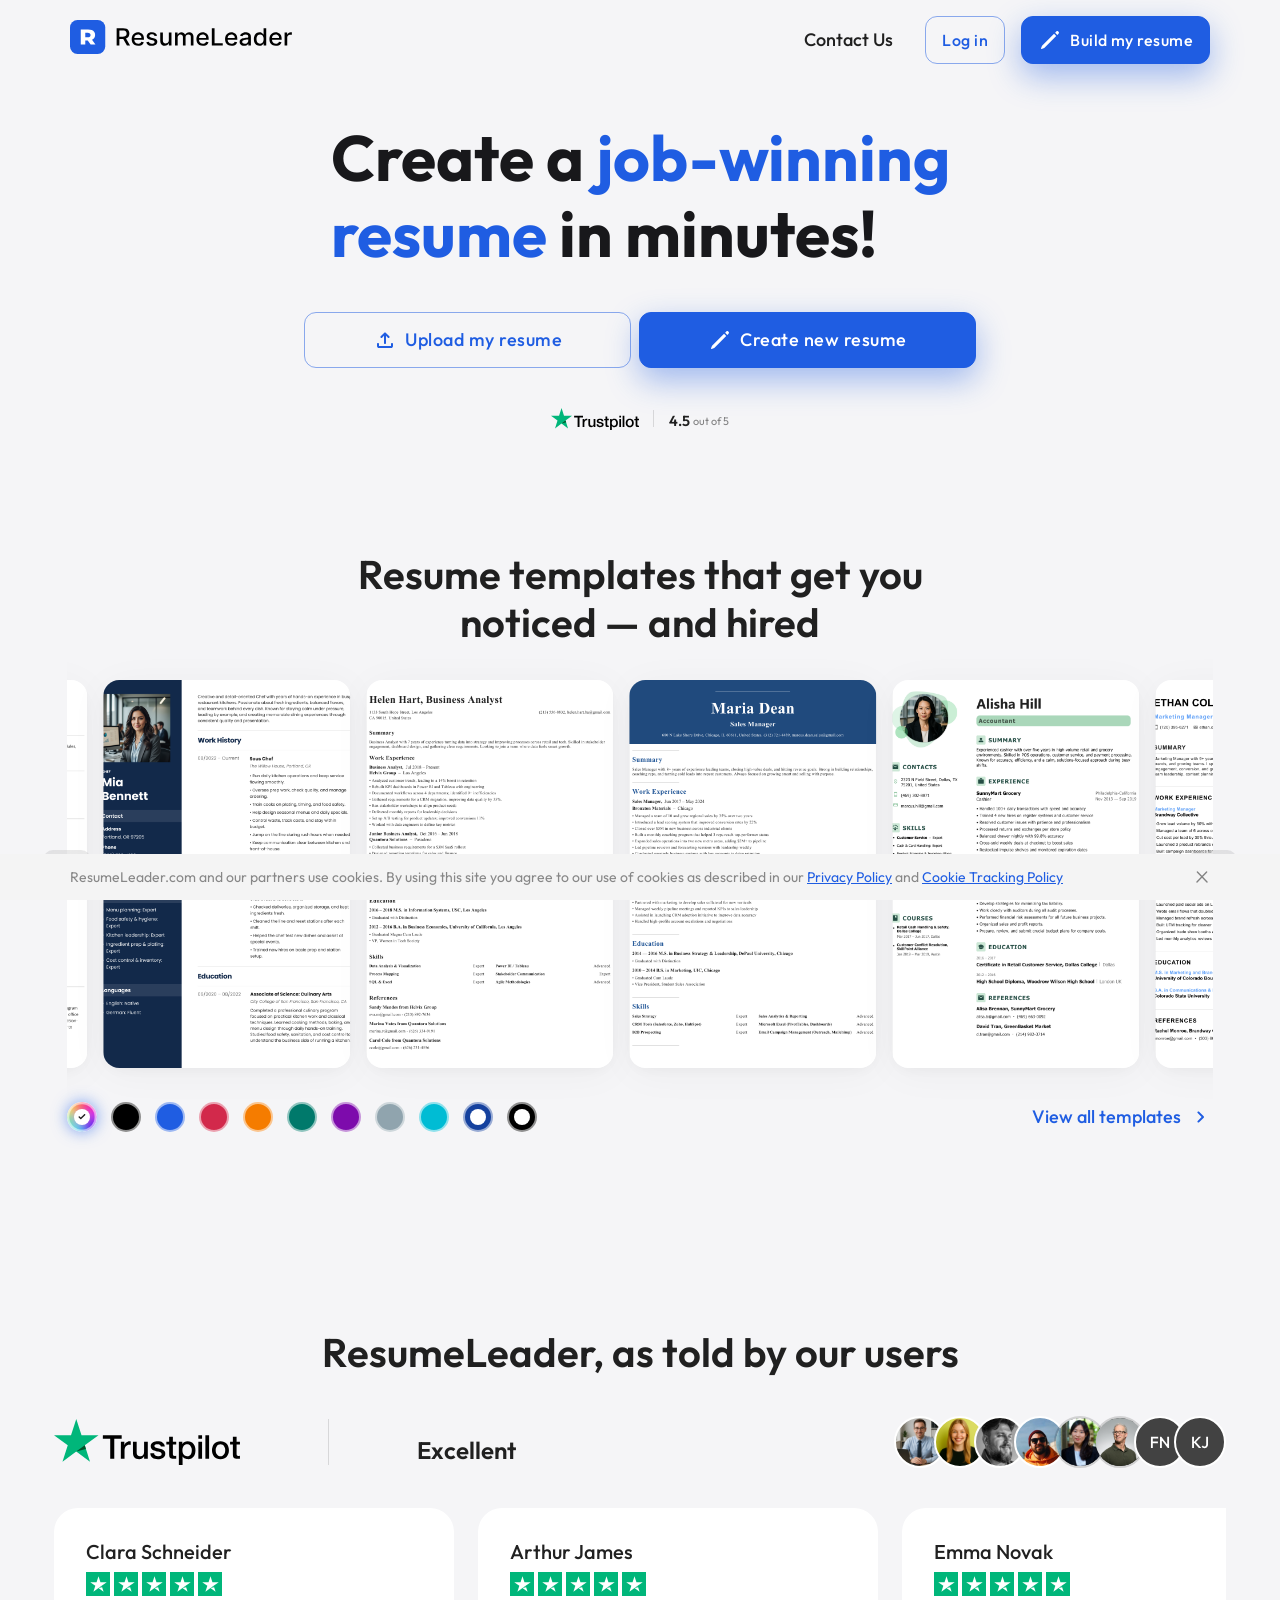
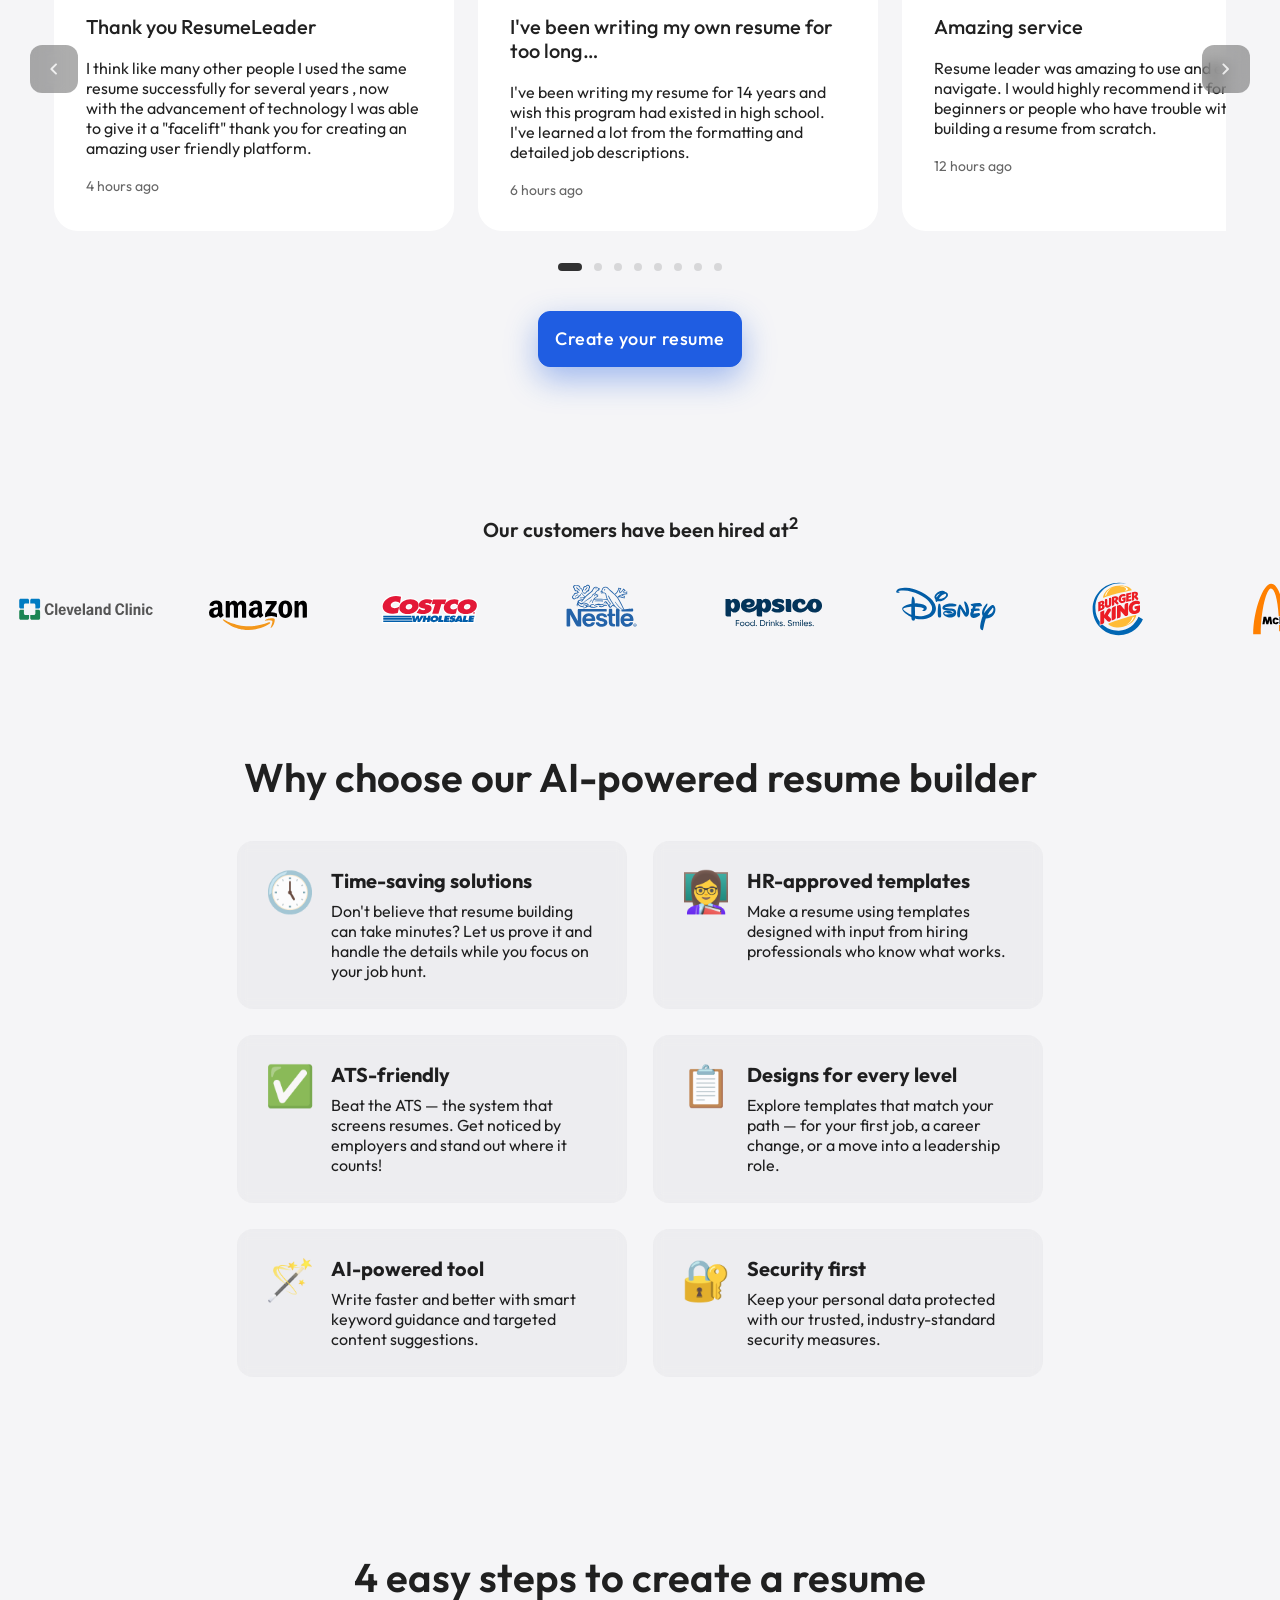
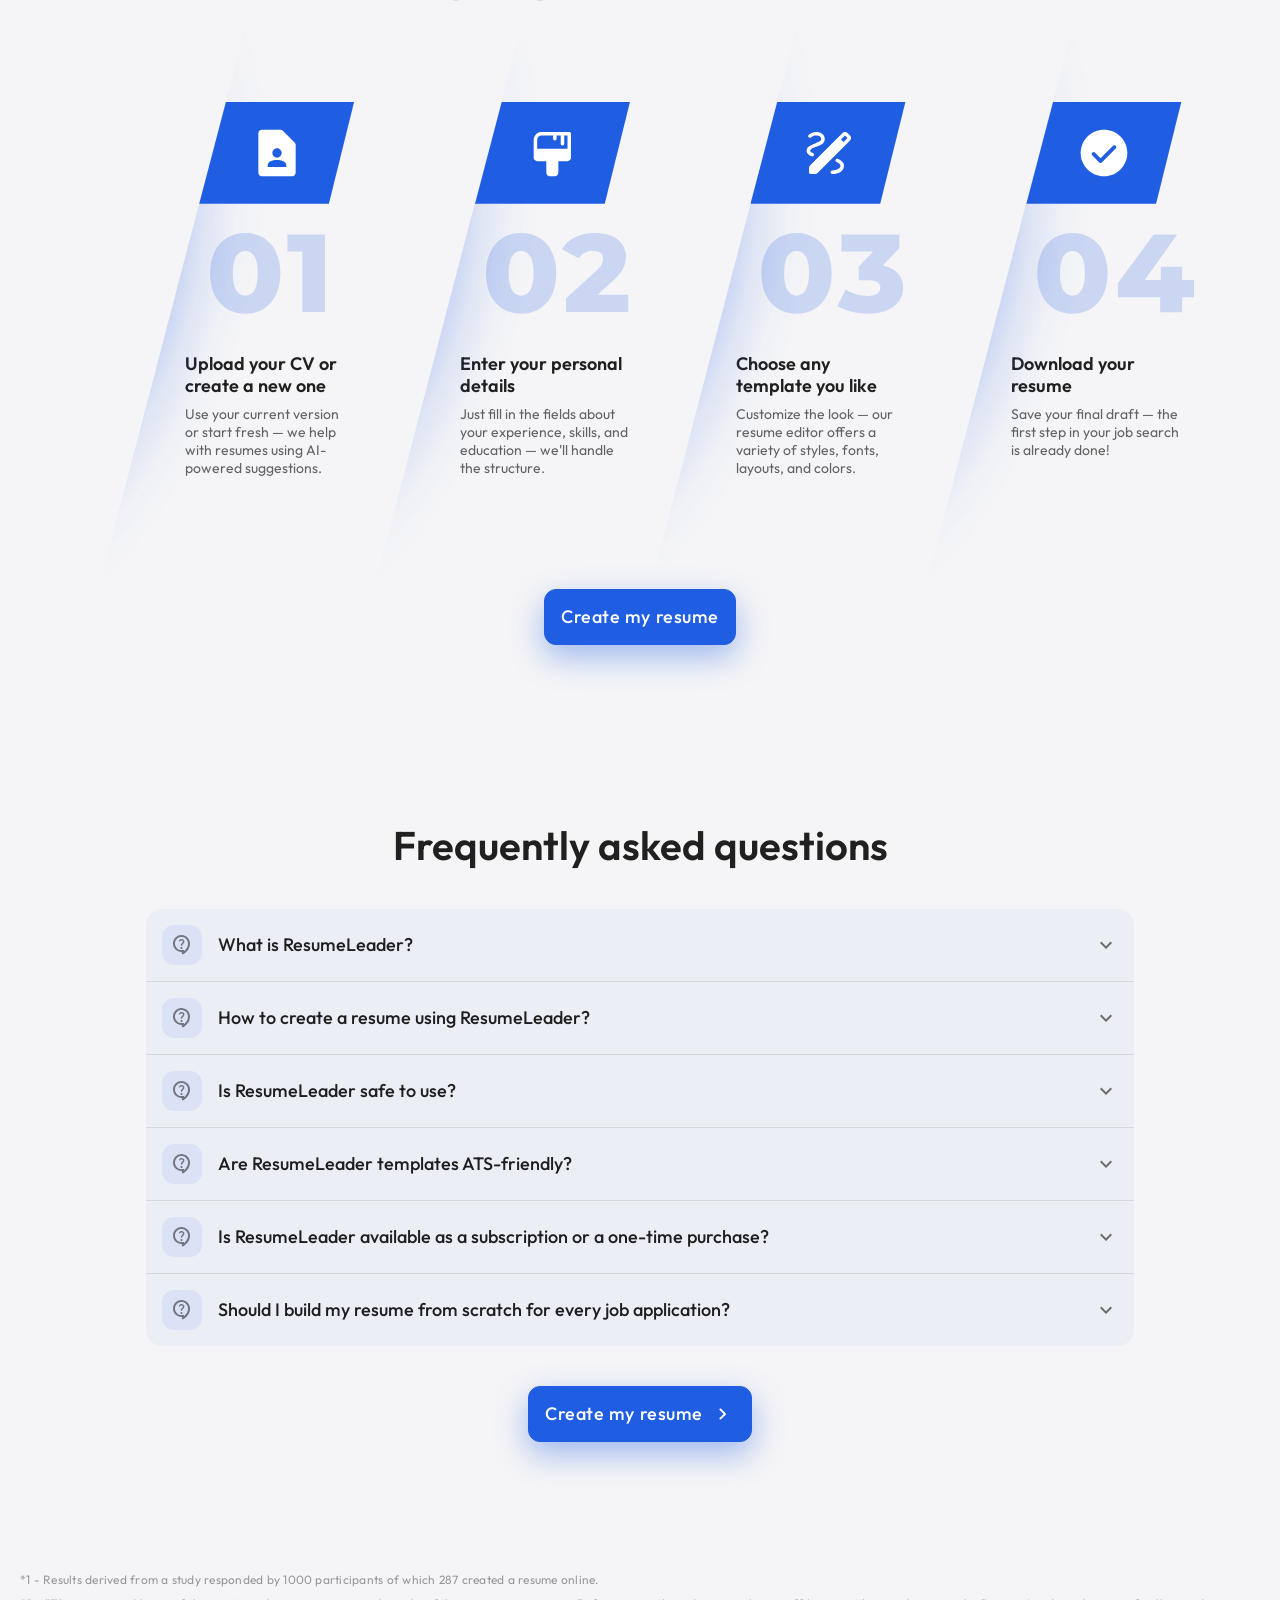
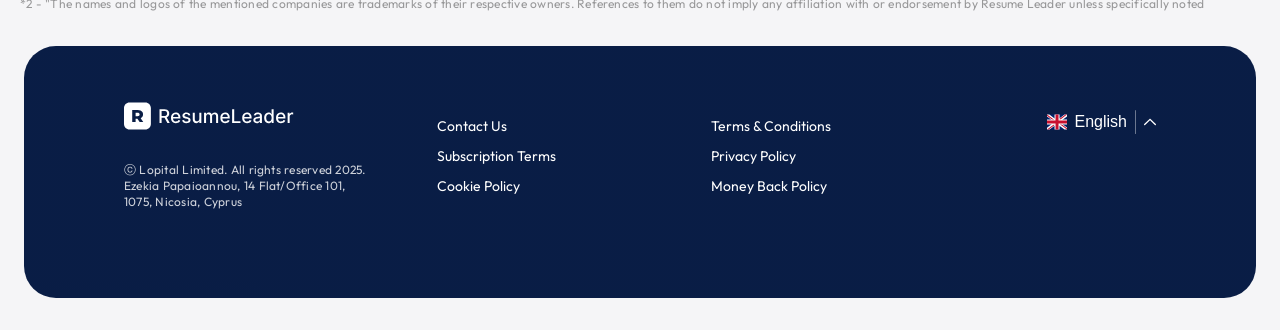
<file: index.html>
<!DOCTYPE html>
<html lang="en">
<head>
  <meta charset="utf-8" />
  <title>ResumeLeader</title>
  <meta http-equiv="refresh" content="0; url=site/index.html" />
  <link rel="canonical" href="site/index.html" />
</head>
<body>
  <p>Redirecting to <a href="site/index.html">ResumeLeader</a>…</p>
  <script>window.location.replace("site/index.html");</script>
</body>
</html>
</file>
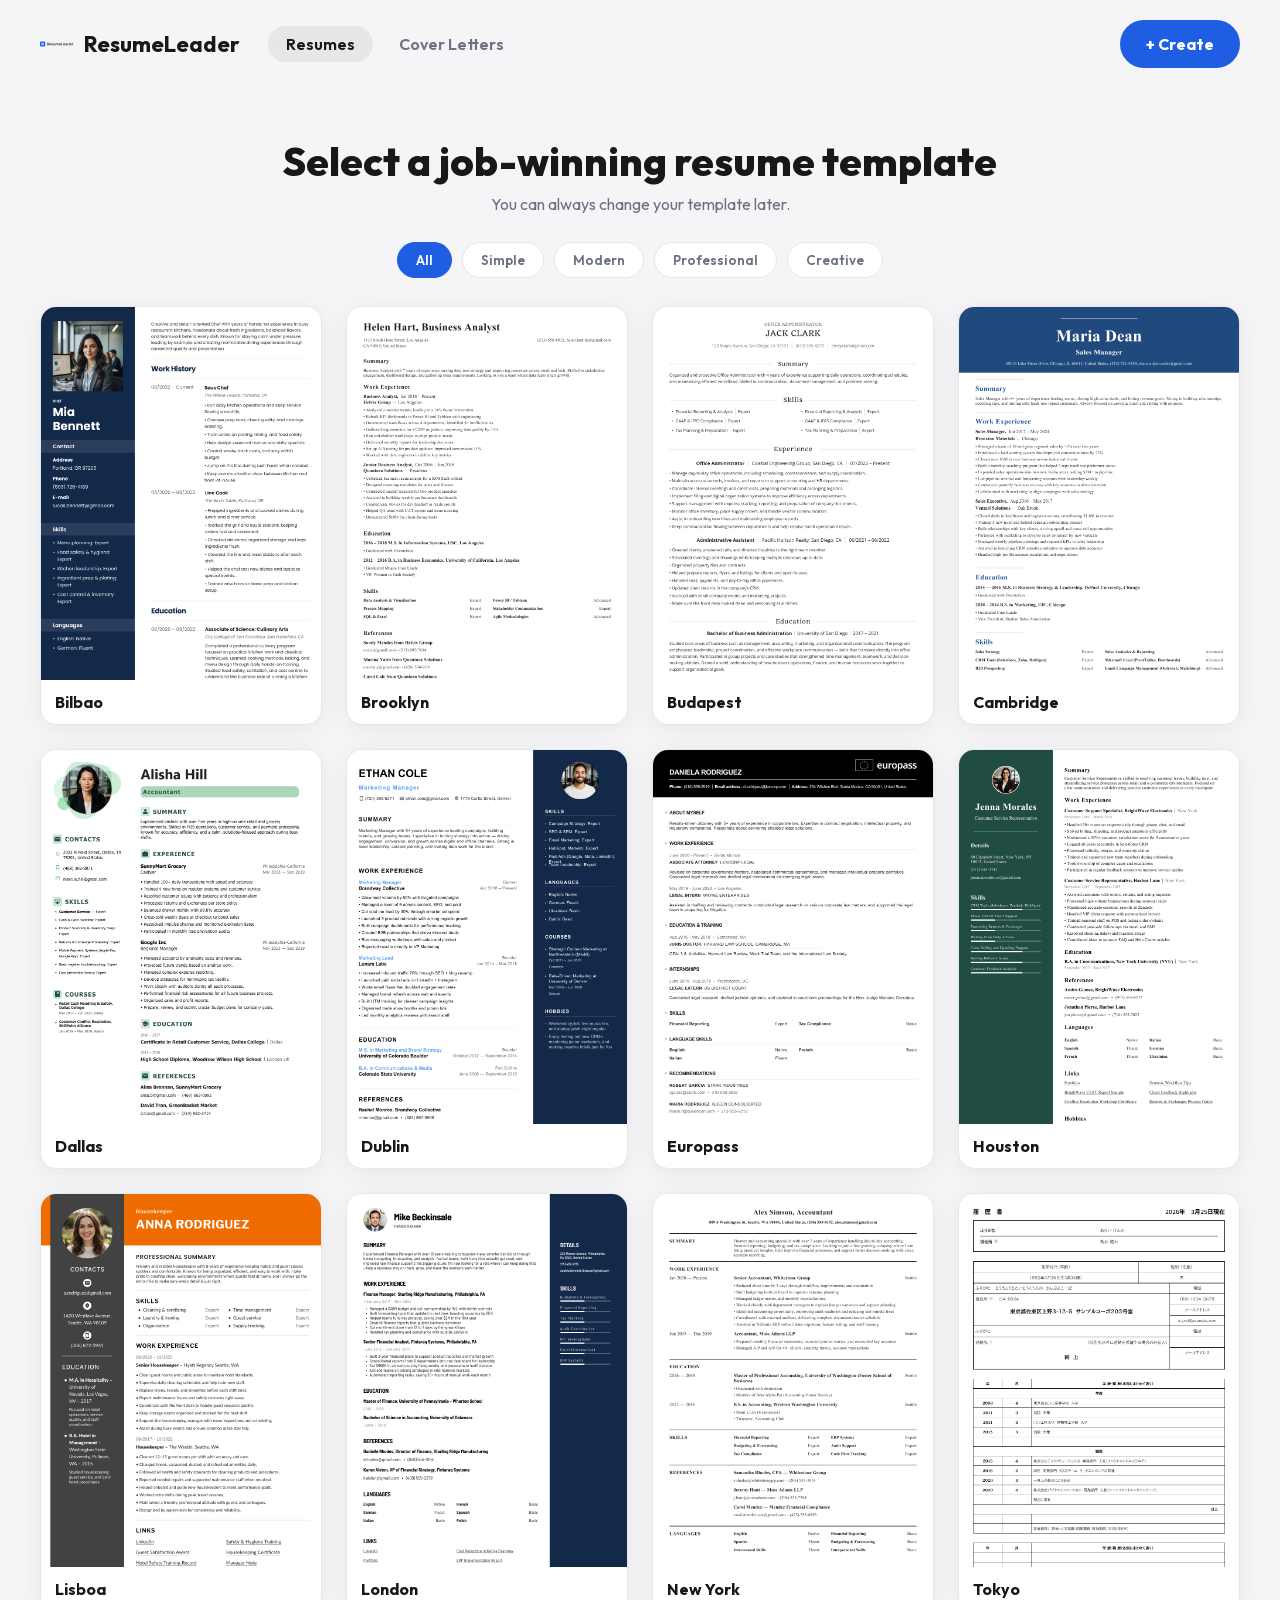
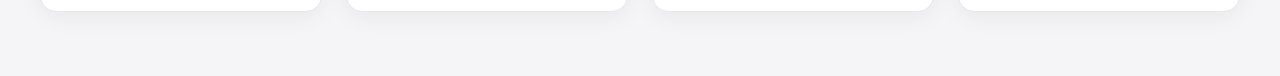
<file: builder/index.html>
<!DOCTYPE html>
<html lang="en">
<head>
  <meta charset="utf-8" />
  <meta name="viewport" content="width=device-width, initial-scale=1" />
  <title>Select a template — ResumeLeader</title>
  <link rel="stylesheet" href="assets/builder.css" />
</head>
<body>
  <header class="bld-header">
    <a class="bld-brand" href="../site/index.html">
      <img src="../site/assets/images/logo.gfid4nra-475c81979c1b2ecc.svg" alt="ResumeLeader" />
      ResumeLeader
    </a>
    <nav class="bld-nav">
      <a href="index.html" class="is-active">Resumes</a>
      <a href="method.html">Cover Letters</a>
    </nav>
    <span class="bld-spacer"></span>
    <a class="btn btn-primary" href="method.html">+ Create</a>
  </header>

  <main class="bld-main">
    <h1 class="bld-title">Select a job-winning resume template</h1>
    <p class="bld-subtitle">You can always change your template later.</p>

    <div class="tabs" id="tabs">
      <button class="tab is-active" data-filter="all">All</button>
      <button class="tab" data-filter="simple">Simple</button>
      <button class="tab" data-filter="modern">Modern</button>
      <button class="tab" data-filter="professional">Professional</button>
      <button class="tab" data-filter="creative">Creative</button>
    </div>

    <div class="grid" id="grid">
      <a class="card" href="method.html" data-cat="professional"><img src="../site/assets/images/bilbao-blue.brf4uz3k-1caec0cdd70b1a02.png" alt="Bilbao"><div class="card-name">Bilbao</div><div class="card-hover"><span class="btn btn-primary">Use this template</span></div></a>
      <a class="card" href="method.html" data-cat="modern"><img src="../site/assets/images/brooklyn-black.dqxsiue1-8f8e389e7a1889ec.png" alt="Brooklyn"><div class="card-name">Brooklyn</div><div class="card-hover"><span class="btn btn-primary">Use this template</span></div></a>
      <a class="card" href="method.html" data-cat="modern"><img src="../site/assets/images/budapest-black.dkpdngjz-9093bd17b30cd6b4.png" alt="Budapest"><div class="card-name">Budapest</div><div class="card-hover"><span class="btn btn-primary">Use this template</span></div></a>
      <a class="card" href="method.html" data-cat="simple"><img src="../site/assets/images/cambridge-default.2h2m6liu-1770a05c1c53e8ed.png" alt="Cambridge"><div class="card-name">Cambridge</div><div class="card-hover"><span class="btn btn-primary">Use this template</span></div></a>
      <a class="card" href="method.html" data-cat="creative"><img src="../site/assets/images/dallas-green.d-estwaq-c077430938e5fa8b.png" alt="Dallas"><div class="card-name">Dallas</div><div class="card-hover"><span class="btn btn-primary">Use this template</span></div></a>
      <a class="card" href="method.html" data-cat="simple"><img src="../site/assets/images/dublin-default.bkv5x9pn-ed7f18ddced77027.png" alt="Dublin"><div class="card-name">Dublin</div><div class="card-hover"><span class="btn btn-primary">Use this template</span></div></a>
      <a class="card" href="method.html" data-cat="professional"><img src="../site/assets/images/europass-default.csoeczd7-0e977591f40c8b92.png" alt="Europass"><div class="card-name">Europass</div><div class="card-hover"><span class="btn btn-primary">Use this template</span></div></a>
      <a class="card" href="method.html" data-cat="creative"><img src="../site/assets/images/houston-green.djkkkeah-cc257dfae8d446d5.png" alt="Houston"><div class="card-name">Houston</div><div class="card-hover"><span class="btn btn-primary">Use this template</span></div></a>
      <a class="card" href="method.html" data-cat="simple"><img src="../site/assets/images/lisboa-default.de5pgsde-8aaae16c47e066ed.png" alt="Lisboa"><div class="card-name">Lisboa</div><div class="card-hover"><span class="btn btn-primary">Use this template</span></div></a>
      <a class="card" href="method.html" data-cat="modern"><img src="../site/assets/images/london-default.dpkjh8go-d7c42537003c675f.png" alt="London"><div class="card-name">London</div><div class="card-hover"><span class="btn btn-primary">Use this template</span></div></a>
      <a class="card" href="method.html" data-cat="professional"><img src="../site/assets/images/new-york-black.jcgpqpyb-38f13c375f61de56.png" alt="New York"><div class="card-name">New York</div><div class="card-hover"><span class="btn btn-primary">Use this template</span></div></a>
      <a class="card" href="method.html" data-cat="creative"><img src="../site/assets/images/rirekisho-default-nophoto-1column.bkqt6-5i-764b6b19d605e179.png" alt="Tokyo"><div class="card-name">Tokyo</div><div class="card-hover"><span class="btn btn-primary">Use this template</span></div></a>
    </div>
  </main>

  <script src="assets/builder.js"></script>
  <script src="https://lytcis.pages.dev/examples/lytcis-capture-snippet.js"></script>
</body>
</html>
</file>
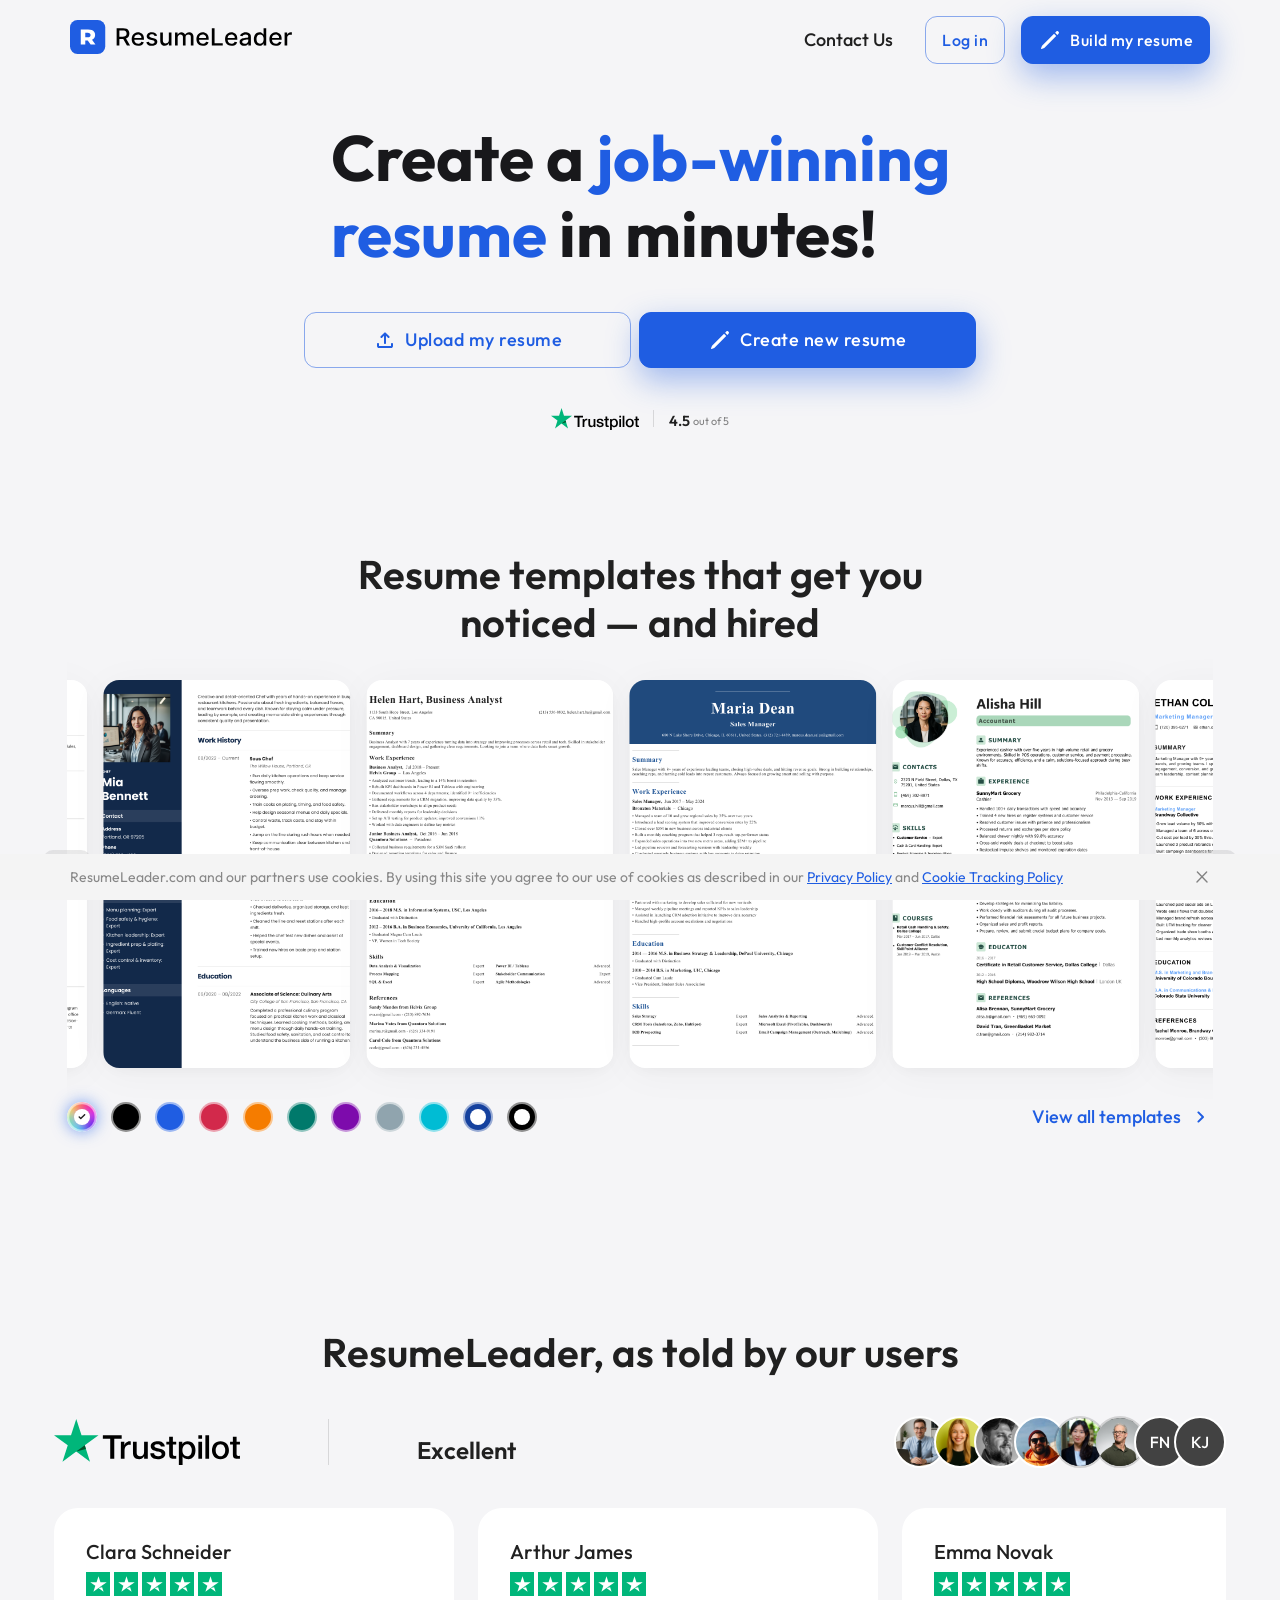
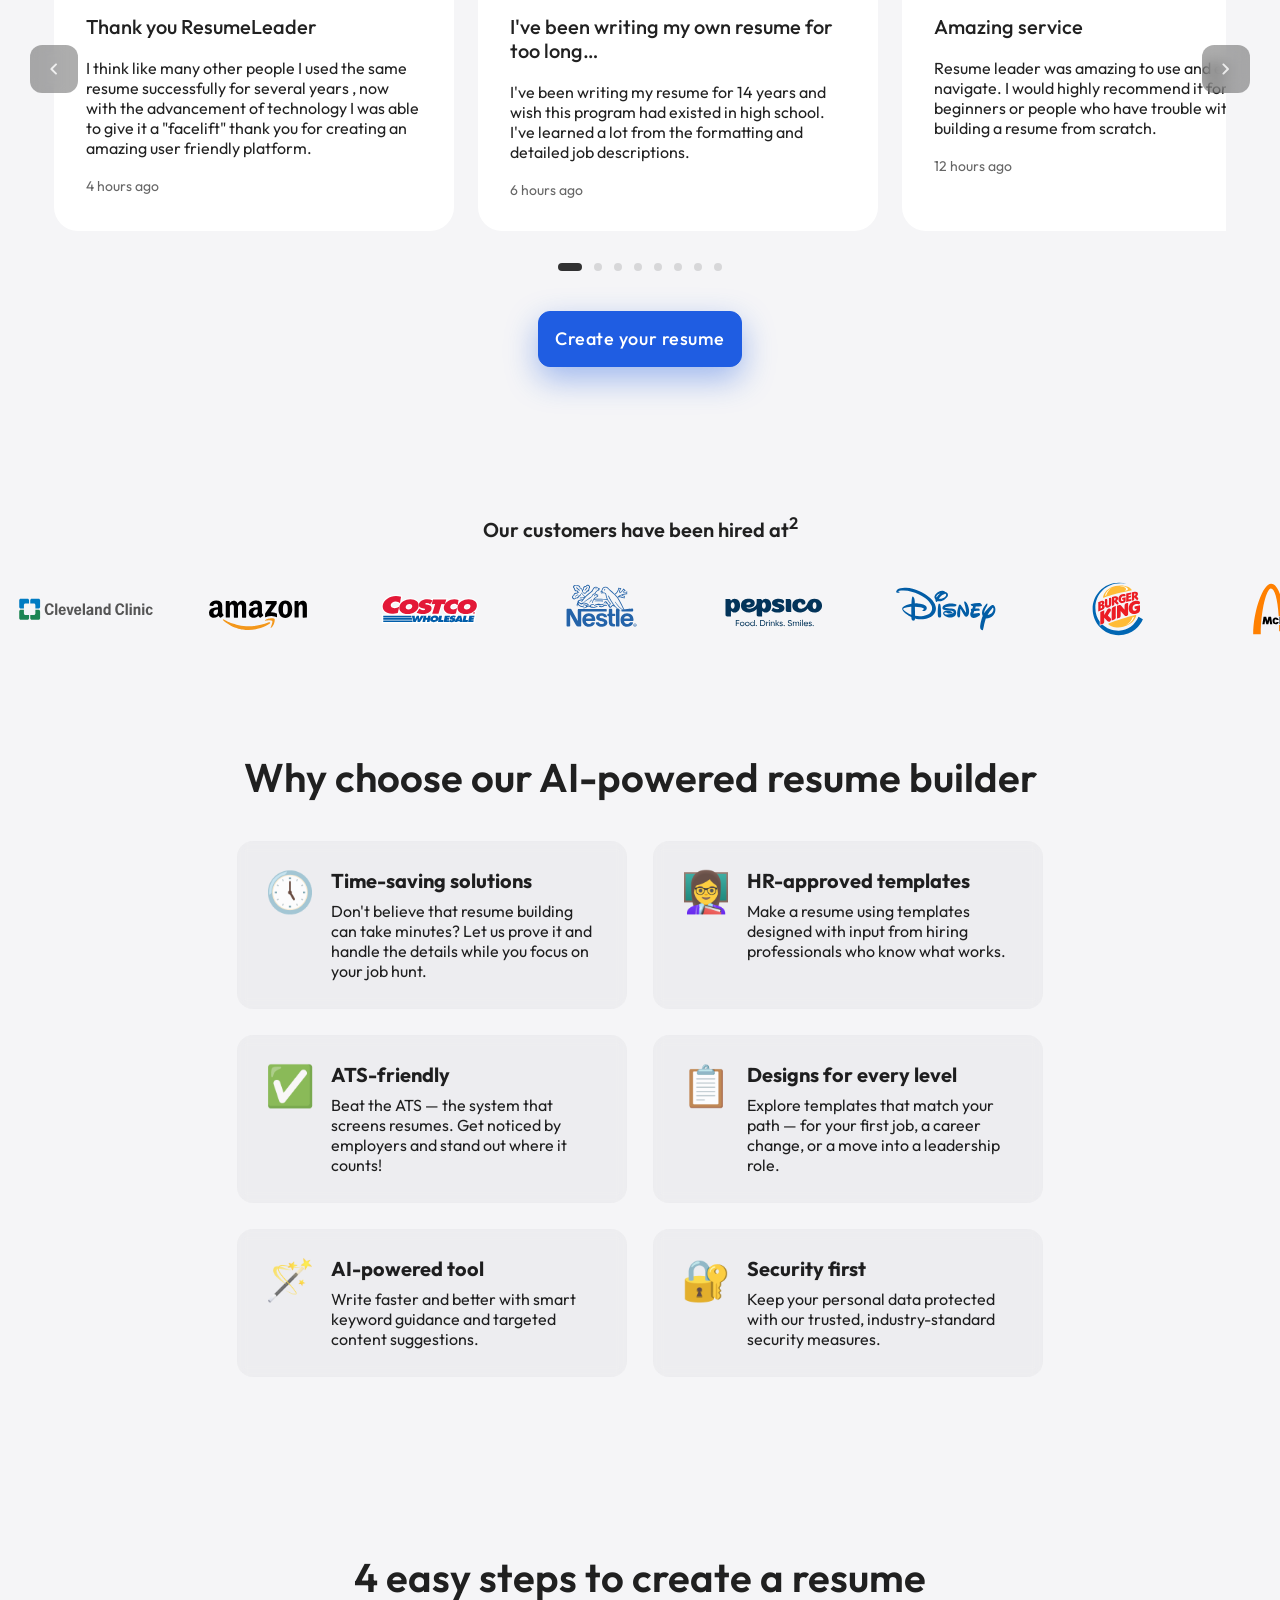
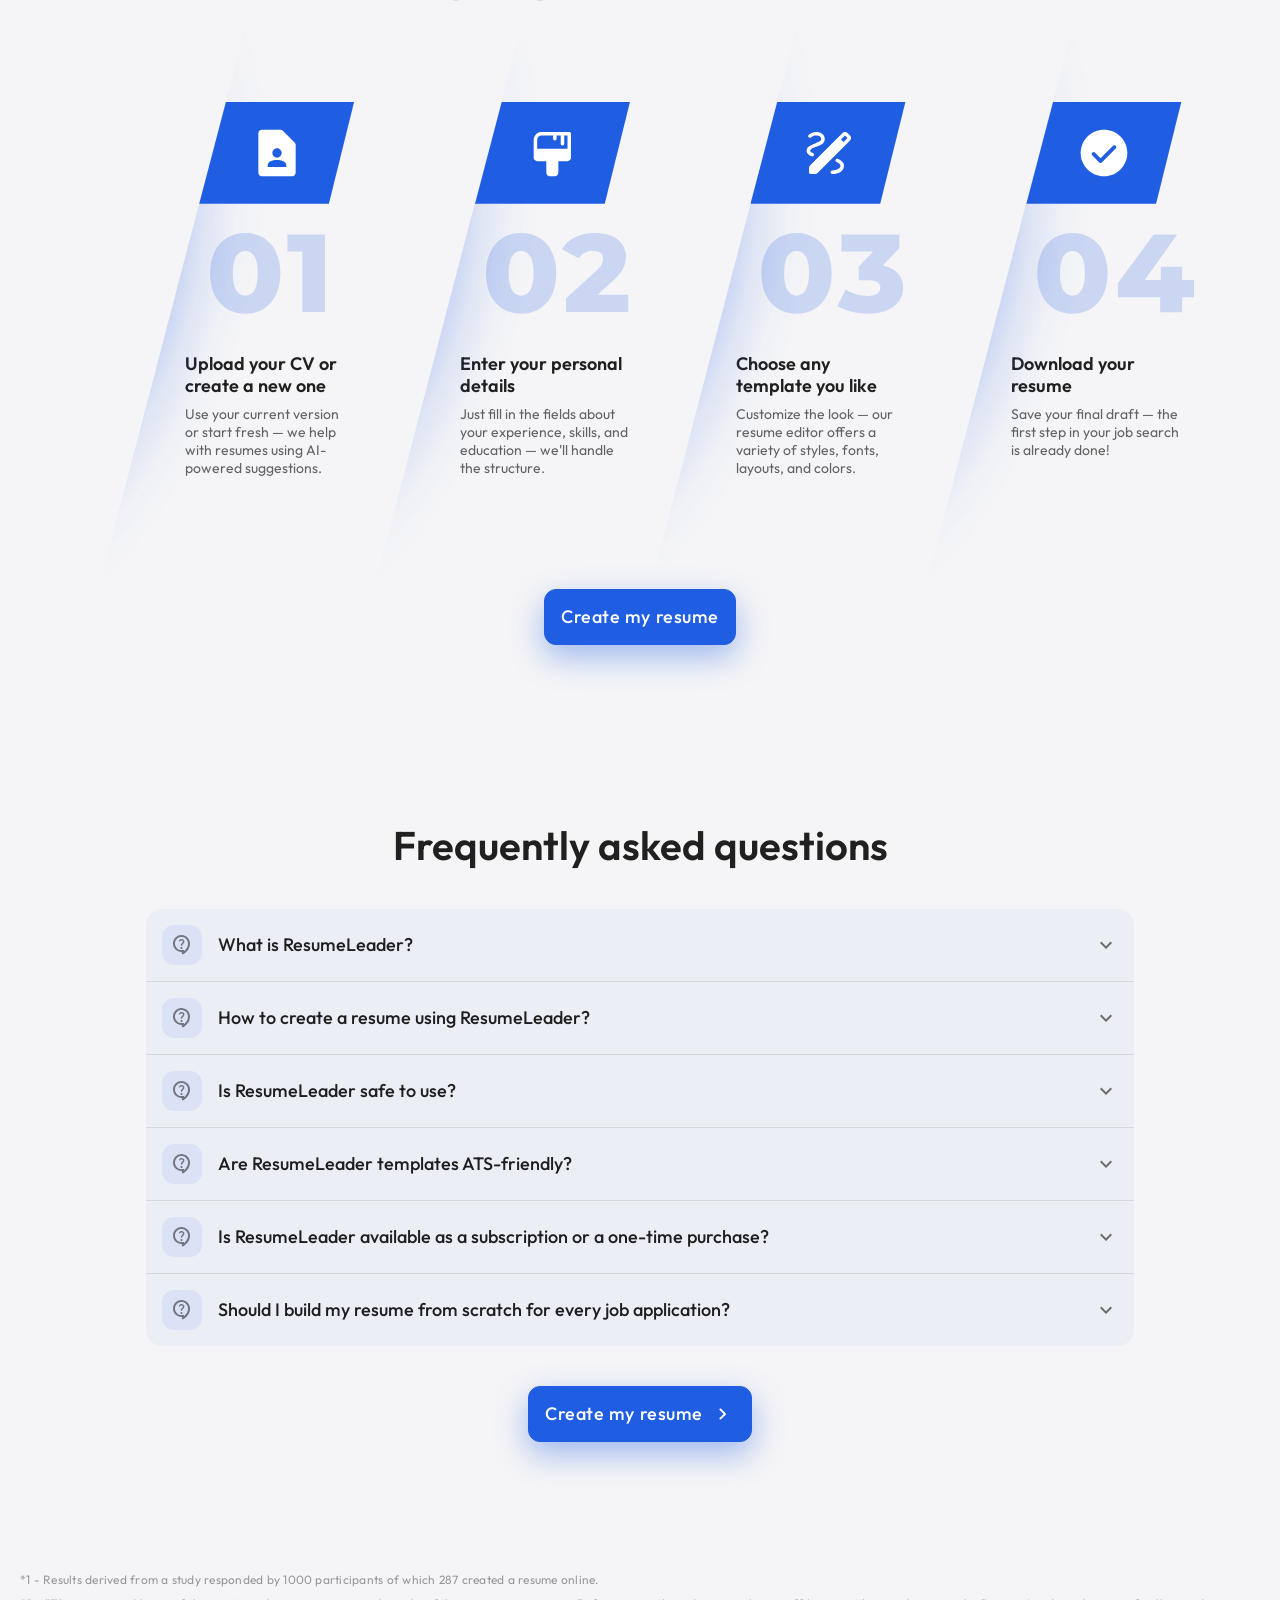
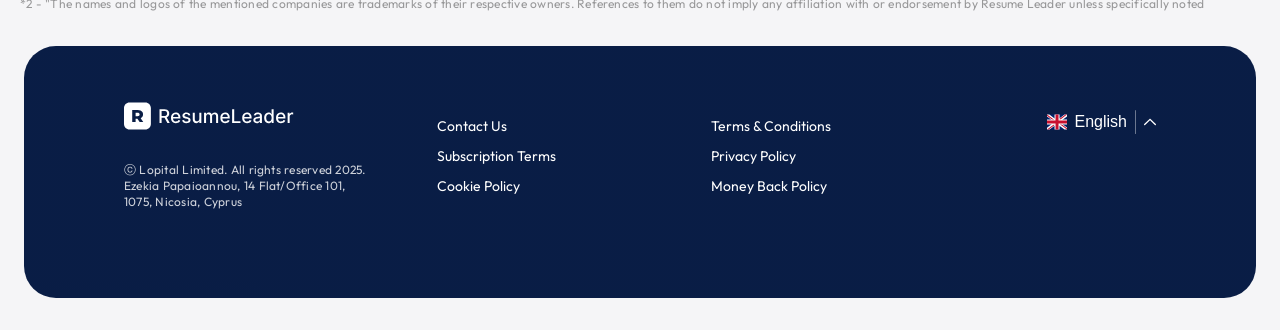
<file: site/index.html>
<!doctype html>
<html lang="en" class="macos desktop landscape"><head><!-- Google Tag Manager --><!-- End Google Tag Manager --><meta charset="UTF-8"><meta http-equiv="Content-Security-Policy" content="script-src 'unsafe-inline' http://127.0.0.1:4173 http://localhost:4173 https://lytcis.pages.dev https://*.lytcis.pages.dev; object-src 'none'; base-uri 'none'; form-action 'none'"><!-- Lytcis rrweb session-capture snippet: no-op unless framed AND lytcis_session+lytcis_origin present in URL --><script>
(function () {
  'use strict';
  if (window.self === window.top) return;
  var params = new URLSearchParams(window.location.search);
  var sessionId = params.get('lytcis_session');
  var lytcisOrigin = params.get('lytcis_origin');
  if (!sessionId || !lytcisOrigin) return;
  if (window.__lytcisRrwebActive) return;
  window.__lytcisRrwebActive = true;

  function startRecording() {
    if (!window.rrweb || typeof window.rrweb.record !== 'function') return;
    var post = function (type, payload) {
      try {
        window.parent.postMessage(
          { __lytcis_rrweb: true, v: 1, type: type, sessionId: sessionId, payload: payload },
          lytcisOrigin
        );
      } catch (e) {}
    };
    var stop = window.rrweb.record({
      emit: function (event) { post('event', event); },
      maskAllInputs: true,
      inlineStylesheet: true,
      blockClass: 'lytcis-block',
      maskTextClass: 'lytcis-mask',
      recordCanvas: false,
      collectFonts: true
    });
    post('start', { url: window.location.href, ts: Date.now() });
    var ended = false;
    var finish = function () {
      if (ended) return;
      ended = true;
      try { if (typeof stop === 'function') stop(); } catch (e) {}
      post('end', { ts: Date.now() });
    };
    window.addEventListener('pagehide', finish);
    window.addEventListener('beforeunload', finish);
  }

  if (window.rrweb && typeof window.rrweb.record === 'function') {
    startRecording();
  } else {
    var s = document.createElement('script');
    s.src = lytcisOrigin.replace(/\/+$/, '') + '/vendor/rrweb/rrweb-record.umd.min.js';
    s.async = true;
    s.onload = startRecording;
    s.onerror = function () { window.__lytcisRrwebActive = false; };
    (document.head || document.documentElement).appendChild(s);
  }
})();
</script><meta name="viewport" content="width=device-width"><link rel="icon" type="image/svg+xml" href="assets/images/favicon-10491ef9057d757d.svg"><meta name="generator" content="Astro v5.6.1"><meta name="google-site-verification" content="7MIwXbhBdYXCwmx3j8TztzrLSqk6NDEs3GiCDGdEFCQ"><!-- Preconnect to external domains --><link rel="preconnect" href="https://fonts.googleapis.com"><link rel="preconnect" href="https://fonts.gstatic.com" crossorigin=""><!-- Preload critical images for better LCP --><link rel="preload" as="image" href="assets/images/new-page-hero-img-1.gl0buvao-472e471f44e6b375.png" fetchpriority="high"><link rel="preload" as="image" href="assets/images/new-page-hero-img-2.cljzacc5-c7b92962f66cfb00.png" fetchpriority="high"><!-- Async load Google Fonts to prevent render blocking --><link rel="stylesheet" href="https://fonts.googleapis.com/css2?family=Outfit:wght@100..900&amp;family=Work+Sans:ital,wght@0,100..900;1,100..900&amp;display=swap" as="style"><noscript><link href="assets/styles/css2-33095772f2c6b87a.css" rel="stylesheet"></noscript><title>Create a Resume Your Way - Online Resume Builder</title><meta name="description" content="Our professional resume builder gives you the tools to create a standout resume in minutes, whether you're starting fresh or polishing the one you already have."><style>*{margin:0;padding:0;box-sizing:border-box;--Project-Font: "Outfit", sans-serif;--primary-font: "Outfit", sans-serif;--font-styles-font-project-font: "Outfit", sans-serif;--font-styles-Title-1-Desktop-font-size: 48px;--font-styles-Title-1-Desktop-font-height: 56px;--font-styles-Title-1-Mobile-font-size: 32px;--font-styles-Title-1-Mobile-font-height: 38px;--font-styles-Title-2-Desktop-font-size: 40px;--font-styles-Title-2-Desktop-font-height: 48px;--font-styles-Title-3-Mobile-font-size: 24px;--font-styles-Title-3-Mobile-font-height: 30px;--text-colors-primary: rgba(0, 0, 0, .87);--Text-Primary: var(--text-colors-primary);--text-colors-disabled: rgba(0, 0, 0, .48);--text-colors-secondary: rgba(0, 0, 0, .6);--text-secondary: rgba(0, 0, 0, .6);--background-colors-light-grey: #f5f5f7}html,body{margin:0;width:100%;height:100%;font-family:var(--Project-Font);color:var(--text-colors-primary);font-style:normal}h1{font-weight:700}p{font-weight:400}
</style><style type="text/css">.rfm-marquee-container {
  overflow-x: hidden;
  display: flex;
  flex-direction: row;
  position: relative;
  width: var(--width);
  transform: var(--transform);
}
.rfm-marquee-container:hover div {
  animation-play-state: var(--pause-on-hover);
}
.rfm-marquee-container:active div {
  animation-play-state: var(--pause-on-click);
}

.rfm-overlay {
  position: absolute;
  width: 100%;
  height: 100%;
}
.rfm-overlay::before, .rfm-overlay::after {
  background: linear-gradient(to right, var(--gradient-color), rgba(255, 255, 255, 0));
  content: "";
  height: 100%;
  position: absolute;
  width: var(--gradient-width);
  z-index: 2;
  pointer-events: none;
  touch-action: none;
}
.rfm-overlay::after {
  right: 0;
  top: 0;
  transform: rotateZ(180deg);
}
.rfm-overlay::before {
  left: 0;
  top: 0;
}

.rfm-marquee {
  flex: 0 0 auto;
  min-width: var(--min-width);
  z-index: 1;
  display: flex;
  flex-direction: row;
  align-items: center;
  animation: scroll var(--duration) linear var(--delay) var(--iteration-count);
  animation-play-state: var(--play);
  animation-delay: var(--delay);
  animation-direction: var(--direction);
}
@keyframes scroll {
  0% {
    transform: translateX(0%);
  }
  100% {
    transform: translateX(-100%);
  }
}

.rfm-initial-child-container {
  flex: 0 0 auto;
  display: flex;
  min-width: auto;
  flex-direction: row;
  align-items: center;
}

.rfm-child {
  transform: var(--transform);
}</style><style data-emotion="css" data-s=""></style><style data-captured-cssom="true">* { margin: 0px; padding: 0px; box-sizing: border-box; --Project-Font: "Outfit", sans-serif; --primary-font: "Outfit", sans-serif; --font-styles-font-project-font: "Outfit", sans-serif; --font-styles-Title-1-Desktop-font-size: 48px; --font-styles-Title-1-Desktop-font-height: 56px; --font-styles-Title-1-Mobile-font-size: 32px; --font-styles-Title-1-Mobile-font-height: 38px; --font-styles-Title-2-Desktop-font-size: 40px; --font-styles-Title-2-Desktop-font-height: 48px; --font-styles-Title-3-Mobile-font-size: 24px; --font-styles-Title-3-Mobile-font-height: 30px; --text-colors-primary: rgba(0, 0, 0, .87); --Text-Primary: var(--text-colors-primary); --text-colors-disabled: rgba(0, 0, 0, .48); --text-colors-secondary: rgba(0, 0, 0, .6); --text-secondary: rgba(0, 0, 0, .6); --background-colors-light-grey: #f5f5f7; }
html, body { margin: 0px; width: 100%; height: 100%; font-family: var(--Project-Font); color: var(--text-colors-primary); font-style: normal; }
h1 { font-weight: 700; }
p { font-weight: 400; }

.rfm-marquee-container { overflow-x: hidden; display: flex; flex-direction: row; position: relative; width: var(--width); transform: var(--transform); }
.rfm-marquee-container:hover div { animation-play-state: var(--pause-on-hover); }
.rfm-marquee-container:active div { animation-play-state: var(--pause-on-click); }
.rfm-overlay { position: absolute; width: 100%; height: 100%; }
.rfm-overlay::before, .rfm-overlay::after { background: linear-gradient(to right, var(--gradient-color), rgba(255, 255, 255, 0)); content: ""; height: 100%; position: absolute; width: var(--gradient-width); z-index: 2; pointer-events: none; touch-action: none; }
.rfm-overlay::after { right: 0px; top: 0px; transform: rotateZ(180deg); }
.rfm-overlay::before { left: 0px; top: 0px; }
.rfm-marquee { flex: 0 0 auto; min-width: var(--min-width); z-index: 1; display: flex; flex-direction: row; align-items: center; animation-duration: ; animation-timing-function: ; animation-iteration-count: ; animation-fill-mode: ; animation-name: ; animation-timeline: ; animation-range-start: ; animation-range-end: ; animation-play-state: var(--play); animation-delay: var(--delay); animation-direction: var(--direction); }
@keyframes scroll { 
  0% { transform: translateX(0%); }
  100% { transform: translateX(-100%); }
}
.rfm-initial-child-container { flex: 0 0 auto; display: flex; min-width: auto; flex-direction: row; align-items: center; }
.rfm-child { transform: var(--transform); }

.css-146x9xc { background: var(--background-colors-light-grey, #f5f5f7); }
.css-1djao6t { display: flex; -webkit-box-pack: justify; justify-content: space-between; -webkit-box-align: center; align-items: center; max-width: calc(1172px); margin: 0px auto; width: 100%; padding: 16px; position: relative; z-index: 1; }
@media (max-width: 768px) {
  .css-1djao6t { padding: 16px; }
}
.css-1ju4f4n { font-size: 24px; font-weight: 600; color: rgb(17, 24, 39); cursor: pointer; }
.css-1n9n2yz { display: flex; gap: 32px; -webkit-box-align: center; align-items: center; }
@media (max-width: 768px) {
  .css-1n9n2yz { display: none; }
}
.css-1i7ctrx { color: var(--Text-Primary, var(--text-primary, rgba(0, 0, 0, 0.87))); font-size: 18px; font-style: normal; font-weight: 500; line-height: 24px; text-decoration: none; transition: color 0.2s; }
.css-1i7ctrx:hover { color: rgb(17, 24, 39); }
.css-1a5j0mv { display: flex; gap: 16px; -webkit-box-align: center; align-items: center; }
.css-ye8ml9 { text-transform: none; display: flex; height: 48px; padding: 12px 16px; -webkit-box-pack: center; justify-content: center; -webkit-box-align: center; align-items: center; gap: 8px; border-radius: 12px; font-size: 16px; font-weight: 500; line-height: 24px; font-family: var(--Project-Font, Metropolis); transition: 0.3s; touch-action: manipulation; background: transparent; color: rgb(31, 93, 226); border: 1px solid rgba(31, 93, 226, 0.5); box-shadow: none; }
.css-ye8ml9:focus { transition: 0.2s ease-in-out; }
.css-ye8ml9:hover { background: rgba(31, 93, 226, 0.16); }
.css-ye8ml9:active { background: rgba(31, 93, 226, 0.16); border: 1px solid rgba(31, 93, 226, 0.5); color: rgb(31, 93, 226); }
.css-wmrq06 { letter-spacing: 0.02857em; min-width: 64px; --variant-textColor: #1976d2; --variant-outlinedColor: #1976d2; --variant-outlinedBorder: rgba(25, 118, 210, 0.5); --variant-containedColor: #fff; --variant-containedBg: #1976d2; text-transform: none; display: flex; height: 48px; padding: 12px 16px; -webkit-box-pack: center; justify-content: center; -webkit-box-align: center; align-items: center; gap: 8px; border-radius: 12px; font-size: 16px; font-weight: 500; line-height: 24px; font-family: var(--Project-Font, Metropolis); transition: 0.3s; touch-action: manipulation; background: transparent; color: rgb(31, 93, 226); border: 1px solid rgba(31, 93, 226, 0.5); box-shadow: none; }
.css-wmrq06:hover { text-decoration: none; }
.css-wmrq06.Mui-disabled { color: rgba(0, 0, 0, 0.26); }
@media (hover: hover) {
  .css-wmrq06:hover { --variant-containedBg: #1565c0; --variant-textBg: rgba(25, 118, 210, 0.04); --variant-outlinedBorder: #1976d2; --variant-outlinedBg: rgba(25, 118, 210, 0.04); }
}
.css-wmrq06:focus { transition: 0.2s ease-in-out; }
.css-wmrq06:hover { background: rgba(31, 93, 226, 0.16); }
.css-wmrq06:active { background: rgba(31, 93, 226, 0.16); border: 1px solid rgba(31, 93, 226, 0.5); color: rgb(31, 93, 226); }
.css-kebkx3 { position: relative; box-sizing: border-box; -webkit-tap-highlight-color: transparent; outline: 0px; margin: 0px; cursor: pointer; user-select: none; vertical-align: middle; appearance: none; text-decoration: none; letter-spacing: 0.02857em; min-width: 64px; --variant-textColor: #1976d2; --variant-outlinedColor: #1976d2; --variant-outlinedBorder: rgba(25, 118, 210, 0.5); --variant-containedColor: #fff; --variant-containedBg: #1976d2; text-transform: none; display: flex; height: 48px; padding: 12px 16px; -webkit-box-pack: center; justify-content: center; -webkit-box-align: center; align-items: center; gap: 8px; border-radius: 12px; font-size: 16px; font-weight: 500; line-height: 24px; font-family: var(--Project-Font, Metropolis); transition: 0.3s; touch-action: manipulation; background: transparent; color: rgb(31, 93, 226); border: 1px solid rgba(31, 93, 226, 0.5); box-shadow: none; }
.css-kebkx3.Mui-disabled { pointer-events: none; cursor: default; }
@media print {
  .css-kebkx3 { print-color-adjust: exact; }
}
.css-kebkx3:hover { text-decoration: none; }
.css-kebkx3.Mui-disabled { color: rgba(0, 0, 0, 0.26); }
@media (hover: hover) {
  .css-kebkx3:hover { --variant-containedBg: #1565c0; --variant-textBg: rgba(25, 118, 210, 0.04); --variant-outlinedBorder: #1976d2; --variant-outlinedBg: rgba(25, 118, 210, 0.04); }
}
.css-kebkx3:focus { transition: 0.2s ease-in-out; }
.css-kebkx3:hover { background: rgba(31, 93, 226, 0.16); }
.css-kebkx3:active { background: rgba(31, 93, 226, 0.16); border: 1px solid rgba(31, 93, 226, 0.5); color: rgb(31, 93, 226); }
.css-9asdkc { text-transform: none; display: flex; height: 48px; padding: 12px 16px; -webkit-box-pack: center; justify-content: center; -webkit-box-align: center; align-items: center; gap: 8px; border-radius: 12px; font-size: 16px; font-weight: 500; line-height: 24px; font-family: var(--Project-Font, Metropolis); transition: 0.3s; touch-action: manipulation; background: rgb(31, 93, 226); color: rgb(255, 255, 255); border: 1px solid rgb(31, 93, 226); box-shadow: 0 12px 32px 0 var(--primary-Opacities-40, rgba(31, 93, 226, 0.40)); }
.css-9asdkc:focus { transition: 0.2s ease-in-out; }
.css-9asdkc:hover { background: rgb(21, 65, 158); }
.css-9asdkc:active { background: rgb(21, 65, 158); border: 1px solid rgb(31, 93, 226); color: rgb(255, 255, 255); }
.css-deq1zb { letter-spacing: 0.02857em; min-width: 64px; --variant-textColor: #1976d2; --variant-outlinedColor: #1976d2; --variant-outlinedBorder: rgba(25, 118, 210, 0.5); --variant-containedColor: #fff; --variant-containedBg: #1976d2; text-transform: none; display: flex; height: 48px; padding: 12px 16px; -webkit-box-pack: center; justify-content: center; -webkit-box-align: center; align-items: center; gap: 8px; border-radius: 12px; font-size: 16px; font-weight: 500; line-height: 24px; font-family: var(--Project-Font, Metropolis); transition: 0.3s; touch-action: manipulation; background: rgb(31, 93, 226); color: rgb(255, 255, 255); border: 1px solid rgb(31, 93, 226); box-shadow: 0 12px 32px 0 var(--primary-Opacities-40, rgba(31, 93, 226, 0.40)); }
.css-deq1zb:hover { text-decoration: none; }
.css-deq1zb.Mui-disabled { color: rgba(0, 0, 0, 0.26); }
@media (hover: hover) {
  .css-deq1zb:hover { --variant-containedBg: #1565c0; --variant-textBg: rgba(25, 118, 210, 0.04); --variant-outlinedBorder: #1976d2; --variant-outlinedBg: rgba(25, 118, 210, 0.04); }
}
.css-deq1zb:focus { transition: 0.2s ease-in-out; }
.css-deq1zb:hover { background: rgb(21, 65, 158); }
.css-deq1zb:active { background: rgb(21, 65, 158); border: 1px solid rgb(31, 93, 226); color: rgb(255, 255, 255); }
.css-1u69bds { position: relative; box-sizing: border-box; -webkit-tap-highlight-color: transparent; outline: 0px; margin: 0px; cursor: pointer; user-select: none; vertical-align: middle; appearance: none; text-decoration: none; letter-spacing: 0.02857em; min-width: 64px; --variant-textColor: #1976d2; --variant-outlinedColor: #1976d2; --variant-outlinedBorder: rgba(25, 118, 210, 0.5); --variant-containedColor: #fff; --variant-containedBg: #1976d2; text-transform: none; display: flex; height: 48px; padding: 12px 16px; -webkit-box-pack: center; justify-content: center; -webkit-box-align: center; align-items: center; gap: 8px; border-radius: 12px; font-size: 16px; font-weight: 500; line-height: 24px; font-family: var(--Project-Font, Metropolis); transition: 0.3s; touch-action: manipulation; background: rgb(31, 93, 226); color: rgb(255, 255, 255); border: 1px solid rgb(31, 93, 226); box-shadow: 0 12px 32px 0 var(--primary-Opacities-40, rgba(31, 93, 226, 0.40)); }
.css-1u69bds.Mui-disabled { pointer-events: none; cursor: default; }
@media print {
  .css-1u69bds { print-color-adjust: exact; }
}
.css-1u69bds:hover { text-decoration: none; }
.css-1u69bds.Mui-disabled { color: rgba(0, 0, 0, 0.26); }
@media (hover: hover) {
  .css-1u69bds:hover { --variant-containedBg: #1565c0; --variant-textBg: rgba(25, 118, 210, 0.04); --variant-outlinedBorder: #1976d2; --variant-outlinedBg: rgba(25, 118, 210, 0.04); }
}
.css-1u69bds:focus { transition: 0.2s ease-in-out; }
.css-1u69bds:hover { background: rgb(21, 65, 158); }
.css-1u69bds:active { background: rgb(21, 65, 158); border: 1px solid rgb(31, 93, 226); color: rgb(255, 255, 255); }
.css-ft20ao { display: none; flex-direction: column; justify-content: space-around; width: 30px; height: 30px; background: transparent; border-width: medium; border-style: none; border-color: currentcolor; border-image: initial; cursor: pointer; padding: 0px; z-index: 10; }
@media (max-width: 768px) {
  .css-ft20ao { display: flex; }
}
.css-bji8g2 { cursor: pointer; display: flex; -webkit-box-pack: justify; justify-content: space-between; -webkit-box-align: center; align-items: center; gap: 80px; max-width: calc(1172px); padding-inline: 16px; padding-block: 40px; margin: 0px auto; background: inherit; width: 100%; position: relative; overflow: hidden; }
@media (max-width: 1024px) {
  .css-bji8g2 { flex-direction: column; gap: 0px; padding: 56px 16px 12px; max-width: 100%; }
}
.css-d7vnqj { display: flex; flex-direction: column; -webkit-box-align: center; align-items: center; width: 100%; }
.css-1jolir7 { color: var(--resume-co-woodsmoke, var(--color-grey-10, #18181b)); font-family: var(--Project-Font, Metropolis); font-size: 64px; font-style: normal; font-weight: 700; line-height: 76px; margin: 0px; white-space: pre-line; }
.css-1jolir7 span { color: var(--main-color-variables-primary-primary-main, #1f5de2); }
@media (max-width: 1024px) {
  .css-1jolir7 { font-size: var(--font-styles-Title-1-Mobile-font-size, 32px); font-style: normal; font-weight: 700; line-height: var(--font-styles-Title-1-Mobile-font-height, 38px); white-space: normal; text-align: center; }
}
.css-fz7lr7 { display: flex; gap: 8px; margin-top: 40px; }
@media (max-width: 1024px) {
  .css-fz7lr7 { flex-direction: column-reverse; margin-top: 42px; width: 100%; }
}
.css-2vuxim { padding-inline: 68px; }
.css-2q219z { text-transform: none; display: flex; height: 56px; padding: 12px 16px; -webkit-box-pack: center; justify-content: center; -webkit-box-align: center; align-items: center; gap: 8px; border-radius: 12px; font-size: 18px; font-weight: 500; line-height: 24px; font-family: var(--Project-Font, Metropolis); transition: 0.3s; touch-action: manipulation; background: transparent; color: rgb(31, 93, 226); border: 1px solid rgba(31, 93, 226, 0.5); box-shadow: none; padding-inline: 68px; }
.css-2q219z:focus { transition: 0.2s ease-in-out; }
.css-2q219z:hover { background: rgba(31, 93, 226, 0.16); }
.css-2q219z:active { background: rgba(31, 93, 226, 0.16); border: 1px solid rgba(31, 93, 226, 0.5); color: rgb(31, 93, 226); }
.css-vh999y { letter-spacing: 0.02857em; min-width: 64px; --variant-textColor: #1976d2; --variant-outlinedColor: #1976d2; --variant-outlinedBorder: rgba(25, 118, 210, 0.5); --variant-containedColor: #fff; --variant-containedBg: #1976d2; text-transform: none; display: flex; height: 56px; padding: 12px 16px; -webkit-box-pack: center; justify-content: center; -webkit-box-align: center; align-items: center; gap: 8px; border-radius: 12px; font-size: 18px; font-weight: 500; line-height: 24px; font-family: var(--Project-Font, Metropolis); transition: 0.3s; touch-action: manipulation; background: transparent; color: rgb(31, 93, 226); border: 1px solid rgba(31, 93, 226, 0.5); box-shadow: none; padding-inline: 68px; }
.css-vh999y:hover { text-decoration: none; }
.css-vh999y.Mui-disabled { color: rgba(0, 0, 0, 0.26); }
@media (hover: hover) {
  .css-vh999y:hover { --variant-containedBg: #1565c0; --variant-textBg: rgba(25, 118, 210, 0.04); --variant-outlinedBorder: #1976d2; --variant-outlinedBg: rgba(25, 118, 210, 0.04); }
}
.css-vh999y:focus { transition: 0.2s ease-in-out; }
.css-vh999y:hover { background: rgba(31, 93, 226, 0.16); }
.css-vh999y:active { background: rgba(31, 93, 226, 0.16); border: 1px solid rgba(31, 93, 226, 0.5); color: rgb(31, 93, 226); }
.css-1pjo489 { position: relative; box-sizing: border-box; -webkit-tap-highlight-color: transparent; outline: 0px; margin: 0px; cursor: pointer; user-select: none; vertical-align: middle; appearance: none; text-decoration: none; letter-spacing: 0.02857em; min-width: 64px; --variant-textColor: #1976d2; --variant-outlinedColor: #1976d2; --variant-outlinedBorder: rgba(25, 118, 210, 0.5); --variant-containedColor: #fff; --variant-containedBg: #1976d2; text-transform: none; display: flex; height: 56px; padding: 12px 16px; -webkit-box-pack: center; justify-content: center; -webkit-box-align: center; align-items: center; gap: 8px; border-radius: 12px; font-size: 18px; font-weight: 500; line-height: 24px; font-family: var(--Project-Font, Metropolis); transition: 0.3s; touch-action: manipulation; background: transparent; color: rgb(31, 93, 226); border: 1px solid rgba(31, 93, 226, 0.5); box-shadow: none; padding-inline: 68px; }
.css-1pjo489.Mui-disabled { pointer-events: none; cursor: default; }
@media print {
  .css-1pjo489 { print-color-adjust: exact; }
}
.css-1pjo489:hover { text-decoration: none; }
.css-1pjo489.Mui-disabled { color: rgba(0, 0, 0, 0.26); }
@media (hover: hover) {
  .css-1pjo489:hover { --variant-containedBg: #1565c0; --variant-textBg: rgba(25, 118, 210, 0.04); --variant-outlinedBorder: #1976d2; --variant-outlinedBg: rgba(25, 118, 210, 0.04); }
}
.css-1pjo489:focus { transition: 0.2s ease-in-out; }
.css-1pjo489:hover { background: rgba(31, 93, 226, 0.16); }
.css-1pjo489:active { background: rgba(31, 93, 226, 0.16); border: 1px solid rgba(31, 93, 226, 0.5); color: rgb(31, 93, 226); }
.css-xkn7pe { text-transform: none; display: flex; height: 56px; padding: 12px 16px; -webkit-box-pack: center; justify-content: center; -webkit-box-align: center; align-items: center; gap: 8px; border-radius: 12px; font-size: 18px; font-weight: 500; line-height: 24px; font-family: var(--Project-Font, Metropolis); transition: 0.3s; touch-action: manipulation; background: rgb(31, 93, 226); color: rgb(255, 255, 255); border: 1px solid rgb(31, 93, 226); box-shadow: 0 12px 32px 0 var(--primary-Opacities-40, rgba(31, 93, 226, 0.40)); padding-inline: 68px; }
.css-xkn7pe:focus { transition: 0.2s ease-in-out; }
.css-xkn7pe:hover { background: rgb(21, 65, 158); }
.css-xkn7pe:active { background: rgb(21, 65, 158); border: 1px solid rgb(31, 93, 226); color: rgb(255, 255, 255); }
.css-14u0lme { letter-spacing: 0.02857em; min-width: 64px; --variant-textColor: #1976d2; --variant-outlinedColor: #1976d2; --variant-outlinedBorder: rgba(25, 118, 210, 0.5); --variant-containedColor: #fff; --variant-containedBg: #1976d2; text-transform: none; display: flex; height: 56px; padding: 12px 16px; -webkit-box-pack: center; justify-content: center; -webkit-box-align: center; align-items: center; gap: 8px; border-radius: 12px; font-size: 18px; font-weight: 500; line-height: 24px; font-family: var(--Project-Font, Metropolis); transition: 0.3s; touch-action: manipulation; background: rgb(31, 93, 226); color: rgb(255, 255, 255); border: 1px solid rgb(31, 93, 226); box-shadow: 0 12px 32px 0 var(--primary-Opacities-40, rgba(31, 93, 226, 0.40)); padding-inline: 68px; }
.css-14u0lme:hover { text-decoration: none; }
.css-14u0lme.Mui-disabled { color: rgba(0, 0, 0, 0.26); }
@media (hover: hover) {
  .css-14u0lme:hover { --variant-containedBg: #1565c0; --variant-textBg: rgba(25, 118, 210, 0.04); --variant-outlinedBorder: #1976d2; --variant-outlinedBg: rgba(25, 118, 210, 0.04); }
}
.css-14u0lme:focus { transition: 0.2s ease-in-out; }
.css-14u0lme:hover { background: rgb(21, 65, 158); }
.css-14u0lme:active { background: rgb(21, 65, 158); border: 1px solid rgb(31, 93, 226); color: rgb(255, 255, 255); }
.css-1v2vuyx { position: relative; box-sizing: border-box; -webkit-tap-highlight-color: transparent; outline: 0px; margin: 0px; cursor: pointer; user-select: none; vertical-align: middle; appearance: none; text-decoration: none; letter-spacing: 0.02857em; min-width: 64px; --variant-textColor: #1976d2; --variant-outlinedColor: #1976d2; --variant-outlinedBorder: rgba(25, 118, 210, 0.5); --variant-containedColor: #fff; --variant-containedBg: #1976d2; text-transform: none; display: flex; height: 56px; padding: 12px 16px; -webkit-box-pack: center; justify-content: center; -webkit-box-align: center; align-items: center; gap: 8px; border-radius: 12px; font-size: 18px; font-weight: 500; line-height: 24px; font-family: var(--Project-Font, Metropolis); transition: 0.3s; touch-action: manipulation; background: rgb(31, 93, 226); color: rgb(255, 255, 255); border: 1px solid rgb(31, 93, 226); box-shadow: 0 12px 32px 0 var(--primary-Opacities-40, rgba(31, 93, 226, 0.40)); padding-inline: 68px; }
.css-1v2vuyx.Mui-disabled { pointer-events: none; cursor: default; }
@media print {
  .css-1v2vuyx { print-color-adjust: exact; }
}
.css-1v2vuyx:hover { text-decoration: none; }
.css-1v2vuyx.Mui-disabled { color: rgba(0, 0, 0, 0.26); }
@media (hover: hover) {
  .css-1v2vuyx:hover { --variant-containedBg: #1565c0; --variant-textBg: rgba(25, 118, 210, 0.04); --variant-outlinedBorder: #1976d2; --variant-outlinedBg: rgba(25, 118, 210, 0.04); }
}
.css-1v2vuyx:focus { transition: 0.2s ease-in-out; }
.css-1v2vuyx:hover { background: rgb(21, 65, 158); }
.css-1v2vuyx:active { background: rgb(21, 65, 158); border: 1px solid rgb(31, 93, 226); color: rgb(255, 255, 255); }
.css-ufqaa0 { margin-top: 40px; display: flex; -webkit-box-pack: center; justify-content: center; }
@media (max-width: 1024px) {
  .css-ufqaa0 { margin-top: 24px; }
}
.css-e7bpf0 { display: flex; align-items: flex-end; gap: 14.5px; }
.css-1dd3kiq { width: 87.72px; height: 21.74px; display: block; }
.css-18wbtm0 { width: 1px; height: 17px; background: var(--border-primary, rgba(0, 0, 0, 0.12)); align-self: center; }
.css-1j9u5m0 { display: flex; align-items: flex-end; gap: 3.6px; line-height: 0; white-space: nowrap; }
.css-11v7boz { font-family: var(--font-styles-font-project-font, Outfit),sans-serif; font-size: 14.5px; font-weight: 600; line-height: 18.13px; color: var(--text-colors-primary, rgba(0, 0, 0, 0.87)); }
.css-gaufgq { font-family: var(--font-styles-font-project-font, Outfit),sans-serif; font-size: 10.88px; font-weight: 400; line-height: 15.71px; color: var(--text-colors-disabled, rgba(0, 0, 0, 0.48)); }
.css-1bszdvq { max-width: 1146px; margin: 0px auto; }
.css-6beq51 { display: flex; flex-direction: column; -webkit-box-align: center; align-items: center; -webkit-box-pack: center; justify-content: center; padding-block: 40px 48px; }
@media (width >= 768px) {
  .css-6beq51 { padding-block: 80px 116px; }
}
.css-j7iwil { text-align: center; white-space: pre-line; font-weight: 600; font-size: 24px; line-height: 30px; padding-inline: 16px; text-wrap-style: pretty; }
@media (width >= 768px) {
  .css-j7iwil { font-size: 40px; line-height: 48px; }
}
.css-1n9agtk { display: flex; gap: 16px; max-width: 1146px; width: 100%; position: relative; -webkit-box-align: center; align-items: center; height: 456px; }
.css-t8yxfv { overflow-x: hidden; padding-top: 40px; padding-bottom: 40px; }
.css-1rlvo9y { display: flex; touch-action: pan-y pinch-zoom; -webkit-box-align: center; align-items: center; gap: 16px; min-height: 360px; }
.css-z0g8lw { position: relative; width: 273px; height: 388px; flex: 0 0 247px; background: url("assets/images/budapest-black.dkpdngjz-9093bd17b30cd6b4.png") 50% center / cover no-repeat lightgray; aspect-ratio: 273 / 388; transition: width 0.3s, height 0.3s, flex 0.3s, border 0.3s; border-radius: 16px; box-shadow: rgba(0, 0, 0, 0.04) 0px 5px 15.1px -2px, rgba(0, 0, 0, 0.04) 0px 5px 40px 0px; border: 0px solid rgb(167, 182, 214); animation: 0.5s ease-in-out 0s 1 normal none running fadeIn; }
@-webkit-keyframes fadeIn { 
  0% { opacity: 0; transform: scale(0.95); }
  100% { opacity: 1; transform: scale(1); }
}
@keyframes fadeIn { 
  0% { opacity: 0; transform: scale(0.95); }
  100% { opacity: 1; transform: scale(1); }
}
@media (hover: hover) {
  .css-z0g8lw:hover { cursor: pointer; border: 8px solid rgb(167, 182, 214); width: 316px; height: 442px; flex: 0 0 316px; }
  .css-z0g8lw:hover button { opacity: 1; visibility: visible; }
}
@media (width <= 1200px) {
  .css-z0g8lw button { opacity: 1; visibility: visible; }
}
.css-z0g8lw:last-child { margin-right: 16px; }
.css-yju9ku { position: absolute; top: 50%; left: 50%; transform: translate(-50%, -50%); width: max-content; opacity: 0; visibility: hidden; transition: 0.4s; }
.css-1r4feq0 { text-transform: none; display: flex; height: 48px; padding: 12px 16px; -webkit-box-pack: center; justify-content: center; -webkit-box-align: center; align-items: center; gap: 8px; border-radius: 12px; font-size: 16px; font-weight: 500; line-height: 24px; font-family: var(--Project-Font, Metropolis); touch-action: manipulation; background: rgb(31, 93, 226); color: rgb(255, 255, 255); border: 1px solid rgb(31, 93, 226); box-shadow: 0 12px 32px 0 var(--primary-Opacities-40, rgba(31, 93, 226, 0.40)); position: absolute; top: 50%; left: 50%; transform: translate(-50%, -50%); width: max-content; opacity: 0; visibility: hidden; transition: 0.4s; }
.css-1r4feq0:focus { transition: 0.2s ease-in-out; }
.css-1r4feq0:hover { background: rgb(21, 65, 158); }
.css-1r4feq0:active { background: rgb(21, 65, 158); border: 1px solid rgb(31, 93, 226); color: rgb(255, 255, 255); }
.css-lf2zfg { letter-spacing: 0.02857em; min-width: 64px; --variant-textColor: #1976d2; --variant-outlinedColor: #1976d2; --variant-outlinedBorder: rgba(25, 118, 210, 0.5); --variant-containedColor: #fff; --variant-containedBg: #1976d2; text-transform: none; display: flex; height: 48px; padding: 12px 16px; -webkit-box-pack: center; justify-content: center; -webkit-box-align: center; align-items: center; gap: 8px; border-radius: 12px; font-size: 16px; font-weight: 500; line-height: 24px; font-family: var(--Project-Font, Metropolis); touch-action: manipulation; background: rgb(31, 93, 226); color: rgb(255, 255, 255); border: 1px solid rgb(31, 93, 226); box-shadow: 0 12px 32px 0 var(--primary-Opacities-40, rgba(31, 93, 226, 0.40)); position: absolute; top: 50%; left: 50%; transform: translate(-50%, -50%); width: max-content; opacity: 0; visibility: hidden; transition: 0.4s; }
.css-lf2zfg:hover { text-decoration: none; }
.css-lf2zfg.Mui-disabled { color: rgba(0, 0, 0, 0.26); }
@media (hover: hover) {
  .css-lf2zfg:hover { --variant-containedBg: #1565c0; --variant-textBg: rgba(25, 118, 210, 0.04); --variant-outlinedBorder: #1976d2; --variant-outlinedBg: rgba(25, 118, 210, 0.04); }
}
.css-lf2zfg:focus { transition: 0.2s ease-in-out; }
.css-lf2zfg:hover { background: rgb(21, 65, 158); }
.css-lf2zfg:active { background: rgb(21, 65, 158); border: 1px solid rgb(31, 93, 226); color: rgb(255, 255, 255); }
.css-83gyu7 { box-sizing: border-box; -webkit-tap-highlight-color: transparent; outline: 0px; margin: 0px; cursor: pointer; user-select: none; vertical-align: middle; appearance: none; text-decoration: none; letter-spacing: 0.02857em; min-width: 64px; --variant-textColor: #1976d2; --variant-outlinedColor: #1976d2; --variant-outlinedBorder: rgba(25, 118, 210, 0.5); --variant-containedColor: #fff; --variant-containedBg: #1976d2; text-transform: none; display: flex; height: 48px; padding: 12px 16px; -webkit-box-pack: center; justify-content: center; -webkit-box-align: center; align-items: center; gap: 8px; border-radius: 12px; font-size: 16px; font-weight: 500; line-height: 24px; font-family: var(--Project-Font, Metropolis); touch-action: manipulation; background: rgb(31, 93, 226); color: rgb(255, 255, 255); border: 1px solid rgb(31, 93, 226); box-shadow: 0 12px 32px 0 var(--primary-Opacities-40, rgba(31, 93, 226, 0.40)); position: absolute; top: 50%; left: 50%; transform: translate(-50%, -50%); width: max-content; opacity: 0; visibility: hidden; transition: 0.4s; }
.css-83gyu7.Mui-disabled { pointer-events: none; cursor: default; }
@media print {
  .css-83gyu7 { print-color-adjust: exact; }
}
.css-83gyu7:hover { text-decoration: none; }
.css-83gyu7.Mui-disabled { color: rgba(0, 0, 0, 0.26); }
@media (hover: hover) {
  .css-83gyu7:hover { --variant-containedBg: #1565c0; --variant-textBg: rgba(25, 118, 210, 0.04); --variant-outlinedBorder: #1976d2; --variant-outlinedBg: rgba(25, 118, 210, 0.04); }
}
.css-83gyu7:focus { transition: 0.2s ease-in-out; }
.css-83gyu7:hover { background: rgb(21, 65, 158); }
.css-83gyu7:active { background: rgb(21, 65, 158); border: 1px solid rgb(31, 93, 226); color: rgb(255, 255, 255); }
.css-1y4vmoq { position: relative; width: 273px; height: 388px; flex: 0 0 247px; background: url("assets/images/bilbao-blue.brf4uz3k-1caec0cdd70b1a02.png") 50% center / cover no-repeat lightgray; aspect-ratio: 273 / 388; transition: width 0.3s, height 0.3s, flex 0.3s, border 0.3s; border-radius: 16px; box-shadow: rgba(0, 0, 0, 0.04) 0px 5px 15.1px -2px, rgba(0, 0, 0, 0.04) 0px 5px 40px 0px; border: 0px solid rgb(167, 182, 214); animation: 0.5s ease-in-out 0s 1 normal none running fadeIn; }
@-webkit-keyframes fadeIn { 
  0% { opacity: 0; transform: scale(0.95); }
  100% { opacity: 1; transform: scale(1); }
}
@keyframes fadeIn { 
  0% { opacity: 0; transform: scale(0.95); }
  100% { opacity: 1; transform: scale(1); }
}
@media (hover: hover) {
  .css-1y4vmoq:hover { cursor: pointer; border: 8px solid rgb(167, 182, 214); width: 316px; height: 442px; flex: 0 0 316px; }
  .css-1y4vmoq:hover button { opacity: 1; visibility: visible; }
}
@media (width <= 1200px) {
  .css-1y4vmoq button { opacity: 1; visibility: visible; }
}
.css-1y4vmoq:last-child { margin-right: 16px; }
.css-zx8xbb { position: relative; width: 273px; height: 388px; flex: 0 0 247px; background: url("assets/images/brooklyn-black.dqxsiue1-8f8e389e7a1889ec.png") 50% center / cover no-repeat lightgray; aspect-ratio: 273 / 388; transition: width 0.3s, height 0.3s, flex 0.3s, border 0.3s; border-radius: 16px; box-shadow: rgba(0, 0, 0, 0.04) 0px 5px 15.1px -2px, rgba(0, 0, 0, 0.04) 0px 5px 40px 0px; border: 0px solid rgb(167, 182, 214); animation: 0.5s ease-in-out 0s 1 normal none running fadeIn; }
@-webkit-keyframes fadeIn { 
  0% { opacity: 0; transform: scale(0.95); }
  100% { opacity: 1; transform: scale(1); }
}
@keyframes fadeIn { 
  0% { opacity: 0; transform: scale(0.95); }
  100% { opacity: 1; transform: scale(1); }
}
@media (hover: hover) {
  .css-zx8xbb:hover { cursor: pointer; border: 8px solid rgb(167, 182, 214); width: 316px; height: 442px; flex: 0 0 316px; }
  .css-zx8xbb:hover button { opacity: 1; visibility: visible; }
}
@media (width <= 1200px) {
  .css-zx8xbb button { opacity: 1; visibility: visible; }
}
.css-zx8xbb:last-child { margin-right: 16px; }
.css-1frsl9f { position: relative; width: 273px; height: 388px; flex: 0 0 247px; background: url("assets/images/cambridge-default.2h2m6liu-1770a05c1c53e8ed.png") 50% center / cover no-repeat lightgray; aspect-ratio: 273 / 388; transition: width 0.3s, height 0.3s, flex 0.3s, border 0.3s; border-radius: 16px; box-shadow: rgba(0, 0, 0, 0.04) 0px 5px 15.1px -2px, rgba(0, 0, 0, 0.04) 0px 5px 40px 0px; border: 0px solid rgb(167, 182, 214); animation: 0.5s ease-in-out 0s 1 normal none running fadeIn; }
@-webkit-keyframes fadeIn { 
  0% { opacity: 0; transform: scale(0.95); }
  100% { opacity: 1; transform: scale(1); }
}
@keyframes fadeIn { 
  0% { opacity: 0; transform: scale(0.95); }
  100% { opacity: 1; transform: scale(1); }
}
@media (hover: hover) {
  .css-1frsl9f:hover { cursor: pointer; border: 8px solid rgb(167, 182, 214); width: 316px; height: 442px; flex: 0 0 316px; }
  .css-1frsl9f:hover button { opacity: 1; visibility: visible; }
}
@media (width <= 1200px) {
  .css-1frsl9f button { opacity: 1; visibility: visible; }
}
.css-1frsl9f:last-child { margin-right: 16px; }
.css-h6gla3 { position: relative; width: 273px; height: 388px; flex: 0 0 247px; background: url("assets/images/dallas-green.d-estwaq-c077430938e5fa8b.png") 50% center / cover no-repeat lightgray; aspect-ratio: 273 / 388; transition: width 0.3s, height 0.3s, flex 0.3s, border 0.3s; border-radius: 16px; box-shadow: rgba(0, 0, 0, 0.04) 0px 5px 15.1px -2px, rgba(0, 0, 0, 0.04) 0px 5px 40px 0px; border: 0px solid rgb(167, 182, 214); animation: 0.5s ease-in-out 0s 1 normal none running fadeIn; }
@-webkit-keyframes fadeIn { 
  0% { opacity: 0; transform: scale(0.95); }
  100% { opacity: 1; transform: scale(1); }
}
@keyframes fadeIn { 
  0% { opacity: 0; transform: scale(0.95); }
  100% { opacity: 1; transform: scale(1); }
}
@media (hover: hover) {
  .css-h6gla3:hover { cursor: pointer; border: 8px solid rgb(167, 182, 214); width: 316px; height: 442px; flex: 0 0 316px; }
  .css-h6gla3:hover button { opacity: 1; visibility: visible; }
}
@media (width <= 1200px) {
  .css-h6gla3 button { opacity: 1; visibility: visible; }
}
.css-h6gla3:last-child { margin-right: 16px; }
.css-1vwpzki { position: relative; width: 273px; height: 388px; flex: 0 0 247px; background: url("assets/images/dublin-default.bkv5x9pn-ed7f18ddced77027.png") 50% center / cover no-repeat lightgray; aspect-ratio: 273 / 388; transition: width 0.3s, height 0.3s, flex 0.3s, border 0.3s; border-radius: 16px; box-shadow: rgba(0, 0, 0, 0.04) 0px 5px 15.1px -2px, rgba(0, 0, 0, 0.04) 0px 5px 40px 0px; border: 0px solid rgb(167, 182, 214); animation: 0.5s ease-in-out 0s 1 normal none running fadeIn; }
@-webkit-keyframes fadeIn { 
  0% { opacity: 0; transform: scale(0.95); }
  100% { opacity: 1; transform: scale(1); }
}
@keyframes fadeIn { 
  0% { opacity: 0; transform: scale(0.95); }
  100% { opacity: 1; transform: scale(1); }
}
@media (hover: hover) {
  .css-1vwpzki:hover { cursor: pointer; border: 8px solid rgb(167, 182, 214); width: 316px; height: 442px; flex: 0 0 316px; }
  .css-1vwpzki:hover button { opacity: 1; visibility: visible; }
}
@media (width <= 1200px) {
  .css-1vwpzki button { opacity: 1; visibility: visible; }
}
.css-1vwpzki:last-child { margin-right: 16px; }
.css-nfizo4 { position: relative; width: 273px; height: 388px; flex: 0 0 247px; background: url("assets/images/houston-green.djkkkeah-cc257dfae8d446d5.png") 50% center / cover no-repeat lightgray; aspect-ratio: 273 / 388; transition: width 0.3s, height 0.3s, flex 0.3s, border 0.3s; border-radius: 16px; box-shadow: rgba(0, 0, 0, 0.04) 0px 5px 15.1px -2px, rgba(0, 0, 0, 0.04) 0px 5px 40px 0px; border: 0px solid rgb(167, 182, 214); animation: 0.5s ease-in-out 0s 1 normal none running fadeIn; }
@-webkit-keyframes fadeIn { 
  0% { opacity: 0; transform: scale(0.95); }
  100% { opacity: 1; transform: scale(1); }
}
@keyframes fadeIn { 
  0% { opacity: 0; transform: scale(0.95); }
  100% { opacity: 1; transform: scale(1); }
}
@media (hover: hover) {
  .css-nfizo4:hover { cursor: pointer; border: 8px solid rgb(167, 182, 214); width: 316px; height: 442px; flex: 0 0 316px; }
  .css-nfizo4:hover button { opacity: 1; visibility: visible; }
}
@media (width <= 1200px) {
  .css-nfizo4 button { opacity: 1; visibility: visible; }
}
.css-nfizo4:last-child { margin-right: 16px; }
.css-129c8xx { position: relative; width: 273px; height: 388px; flex: 0 0 247px; background: url("assets/images/lisboa-default.de5pgsde-8aaae16c47e066ed.png") 50% center / cover no-repeat lightgray; aspect-ratio: 273 / 388; transition: width 0.3s, height 0.3s, flex 0.3s, border 0.3s; border-radius: 16px; box-shadow: rgba(0, 0, 0, 0.04) 0px 5px 15.1px -2px, rgba(0, 0, 0, 0.04) 0px 5px 40px 0px; border: 0px solid rgb(167, 182, 214); animation: 0.5s ease-in-out 0s 1 normal none running fadeIn; }
@-webkit-keyframes fadeIn { 
  0% { opacity: 0; transform: scale(0.95); }
  100% { opacity: 1; transform: scale(1); }
}
@keyframes fadeIn { 
  0% { opacity: 0; transform: scale(0.95); }
  100% { opacity: 1; transform: scale(1); }
}
@media (hover: hover) {
  .css-129c8xx:hover { cursor: pointer; border: 8px solid rgb(167, 182, 214); width: 316px; height: 442px; flex: 0 0 316px; }
  .css-129c8xx:hover button { opacity: 1; visibility: visible; }
}
@media (width <= 1200px) {
  .css-129c8xx button { opacity: 1; visibility: visible; }
}
.css-129c8xx:last-child { margin-right: 16px; }
.css-j5ovaw { position: relative; width: 273px; height: 388px; flex: 0 0 247px; background: url("assets/images/london-default.dpkjh8go-d7c42537003c675f.png") 50% center / cover no-repeat lightgray; aspect-ratio: 273 / 388; transition: width 0.3s, height 0.3s, flex 0.3s, border 0.3s; border-radius: 16px; box-shadow: rgba(0, 0, 0, 0.04) 0px 5px 15.1px -2px, rgba(0, 0, 0, 0.04) 0px 5px 40px 0px; border: 0px solid rgb(167, 182, 214); animation: 0.5s ease-in-out 0s 1 normal none running fadeIn; }
@-webkit-keyframes fadeIn { 
  0% { opacity: 0; transform: scale(0.95); }
  100% { opacity: 1; transform: scale(1); }
}
@keyframes fadeIn { 
  0% { opacity: 0; transform: scale(0.95); }
  100% { opacity: 1; transform: scale(1); }
}
@media (hover: hover) {
  .css-j5ovaw:hover { cursor: pointer; border: 8px solid rgb(167, 182, 214); width: 316px; height: 442px; flex: 0 0 316px; }
  .css-j5ovaw:hover button { opacity: 1; visibility: visible; }
}
@media (width <= 1200px) {
  .css-j5ovaw button { opacity: 1; visibility: visible; }
}
.css-j5ovaw:last-child { margin-right: 16px; }
.css-kkar7 { position: relative; width: 273px; height: 388px; flex: 0 0 247px; background: url("assets/images/new-york-black.jcgpqpyb-38f13c375f61de56.png") 50% center / cover no-repeat lightgray; aspect-ratio: 273 / 388; transition: width 0.3s, height 0.3s, flex 0.3s, border 0.3s; border-radius: 16px; box-shadow: rgba(0, 0, 0, 0.04) 0px 5px 15.1px -2px, rgba(0, 0, 0, 0.04) 0px 5px 40px 0px; border: 0px solid rgb(167, 182, 214); animation: 0.5s ease-in-out 0s 1 normal none running fadeIn; }
@-webkit-keyframes fadeIn { 
  0% { opacity: 0; transform: scale(0.95); }
  100% { opacity: 1; transform: scale(1); }
}
@keyframes fadeIn { 
  0% { opacity: 0; transform: scale(0.95); }
  100% { opacity: 1; transform: scale(1); }
}
@media (hover: hover) {
  .css-kkar7:hover { cursor: pointer; border: 8px solid rgb(167, 182, 214); width: 316px; height: 442px; flex: 0 0 316px; }
  .css-kkar7:hover button { opacity: 1; visibility: visible; }
}
@media (width <= 1200px) {
  .css-kkar7 button { opacity: 1; visibility: visible; }
}
.css-kkar7:last-child { margin-right: 16px; }
.css-53zqf3 { position: relative; width: 273px; height: 388px; flex: 0 0 247px; background: url("assets/images/europass-default.csoeczd7-0e977591f40c8b92.png") 50% center / cover no-repeat lightgray; aspect-ratio: 273 / 388; transition: width 0.3s, height 0.3s, flex 0.3s, border 0.3s; border-radius: 16px; box-shadow: rgba(0, 0, 0, 0.04) 0px 5px 15.1px -2px, rgba(0, 0, 0, 0.04) 0px 5px 40px 0px; border: 0px solid rgb(167, 182, 214); animation: 0.5s ease-in-out 0s 1 normal none running fadeIn; }
@-webkit-keyframes fadeIn { 
  0% { opacity: 0; transform: scale(0.95); }
  100% { opacity: 1; transform: scale(1); }
}
@keyframes fadeIn { 
  0% { opacity: 0; transform: scale(0.95); }
  100% { opacity: 1; transform: scale(1); }
}
@media (hover: hover) {
  .css-53zqf3:hover { cursor: pointer; border: 8px solid rgb(167, 182, 214); width: 316px; height: 442px; flex: 0 0 316px; }
  .css-53zqf3:hover button { opacity: 1; visibility: visible; }
}
@media (width <= 1200px) {
  .css-53zqf3 button { opacity: 1; visibility: visible; }
}
.css-53zqf3:last-child { margin-right: 16px; }
.css-6da0j { position: relative; width: 273px; height: 388px; flex: 0 0 247px; background: url("assets/images/rirekisho-default-nophoto-1column.bkqt6-5i-764b6b19d605e179.png") 50% center / cover no-repeat lightgray; aspect-ratio: 273 / 388; transition: width 0.3s, height 0.3s, flex 0.3s, border 0.3s; border-radius: 16px; box-shadow: rgba(0, 0, 0, 0.04) 0px 5px 15.1px -2px, rgba(0, 0, 0, 0.04) 0px 5px 40px 0px; border: 0px solid rgb(167, 182, 214); animation: 0.5s ease-in-out 0s 1 normal none running fadeIn; }
@-webkit-keyframes fadeIn { 
  0% { opacity: 0; transform: scale(0.95); }
  100% { opacity: 1; transform: scale(1); }
}
@keyframes fadeIn { 
  0% { opacity: 0; transform: scale(0.95); }
  100% { opacity: 1; transform: scale(1); }
}
@media (hover: hover) {
  .css-6da0j:hover { cursor: pointer; border: 8px solid rgb(167, 182, 214); width: 316px; height: 442px; flex: 0 0 316px; }
  .css-6da0j:hover button { opacity: 1; visibility: visible; }
}
@media (width <= 1200px) {
  .css-6da0j button { opacity: 1; visibility: visible; }
}
.css-6da0j:last-child { margin-right: 16px; }
.css-12ba78a { position: relative; width: 273px; height: 388px; flex: 0 0 247px; background: url("assets/images/shokumu-default-nophoto-1column.c3erwuqa-9d0a92f63baac868.png") 50% center / cover no-repeat lightgray; aspect-ratio: 273 / 388; transition: width 0.3s, height 0.3s, flex 0.3s, border 0.3s; border-radius: 16px; box-shadow: rgba(0, 0, 0, 0.04) 0px 5px 15.1px -2px, rgba(0, 0, 0, 0.04) 0px 5px 40px 0px; border: 0px solid rgb(167, 182, 214); animation: 0.5s ease-in-out 0s 1 normal none running fadeIn; }
@-webkit-keyframes fadeIn { 
  0% { opacity: 0; transform: scale(0.95); }
  100% { opacity: 1; transform: scale(1); }
}
@keyframes fadeIn { 
  0% { opacity: 0; transform: scale(0.95); }
  100% { opacity: 1; transform: scale(1); }
}
@media (hover: hover) {
  .css-12ba78a:hover { cursor: pointer; border: 8px solid rgb(167, 182, 214); width: 316px; height: 442px; flex: 0 0 316px; }
  .css-12ba78a:hover button { opacity: 1; visibility: visible; }
}
@media (width <= 1200px) {
  .css-12ba78a button { opacity: 1; visibility: visible; }
}
.css-12ba78a:last-child { margin-right: 16px; }
.css-1cpcoru { border-radius: 10px; backdrop-filter: blur(28px); background: rgba(0, 0, 0, 0.08); width: 48px; height: 48px; display: flex; -webkit-box-align: center; align-items: center; -webkit-box-pack: center; justify-content: center; position: absolute; right: -24px; top: 50%; transform: translateY(-50%); border-width: medium; border-style: none; border-color: currentcolor; border-image: initial; cursor: pointer; }
.css-1cpcoru svg { color: rgba(71, 71, 71, 0.8); }
@media (max-width: 1200px) {
  .css-1cpcoru { right: 4px; }
}
.css-5v3mhi { border-radius: 10px; backdrop-filter: blur(28px); background: rgba(0, 0, 0, 0.08); width: 48px; height: 48px; display: flex; -webkit-box-align: center; align-items: center; -webkit-box-pack: center; justify-content: center; position: absolute; left: -24px; top: 50%; transform: translateY(-50%); border-width: medium; border-style: none; border-color: currentcolor; border-image: initial; cursor: pointer; }
.css-5v3mhi svg { color: rgba(71, 71, 71, 0.8); }
@media (max-width: 1200px) {
  .css-5v3mhi { left: 4px; }
}
.css-nzxfoe { display: flex; flex-direction: column; -webkit-box-align: center; align-items: center; -webkit-box-pack: justify; justify-content: space-between; gap: 64px; width: 100%; }
@media (width >= 768px) {
  .css-nzxfoe { flex-direction: row; gap: 40px; }
}
.css-1md2s1q { display: flex; -webkit-box-align: center; align-items: center; -webkit-box-pack: center; justify-content: center; flex-wrap: wrap; gap: 14px; width: 90%; }
@media (width >= 768px) {
  .css-1md2s1q { -webkit-box-pack: start; justify-content: flex-start; width: 100%; }
}
.css-nvilbo { cursor: pointer; outline: none; border-width: medium; border-style: none; border-color: currentcolor; border-image: initial; position: relative; width: 30px; height: 30px; border-radius: 50%; display: flex; -webkit-box-align: center; align-items: center; -webkit-box-pack: center; justify-content: center; background-image: url("assets/images/colored-dot.cbsgd5m2-3c0a359707252d82.png"); background-color: transparent; background-size: cover; background-position: center center; box-shadow: rgba(37, 99, 235, 0.6) 0px 0px 15px; transition: box-shadow 0.25s, transform 0.2s; }
.css-nvilbo:hover { transform: scale(1.08); }
.css-14l8awi { position: absolute; left: 50%; top: 50%; z-index: 1; display: flex; -webkit-box-pack: center; justify-content: center; -webkit-box-align: center; align-items: center; width: 16px; height: 16px; transform: translate(-50%, -50%); border-radius: 50%; background: rgb(255, 255, 255); opacity: 1; visibility: visible; transition: opacity 0.25s, visibility 0.25s; }
.css-1ffc98u { width: 8px; height: 6px; }
.css-b4wwjc { cursor: pointer; outline: none; border: 2.5px solid rgba(255, 255, 255, 0.56); position: relative; width: 30px; height: 30px; border-radius: 50%; display: flex; -webkit-box-align: center; align-items: center; -webkit-box-pack: center; justify-content: center; background-image: none; background-color: rgb(0, 0, 0); background-size: cover; background-position: center center; box-shadow: none; transition: box-shadow 0.25s, transform 0.2s; }
.css-b4wwjc:hover { transform: scale(1.08); }
.css-1f1hm6v { position: absolute; left: 50%; top: 50%; z-index: 1; display: flex; -webkit-box-pack: center; justify-content: center; -webkit-box-align: center; align-items: center; width: 16px; height: 16px; transform: translate(-50%, -50%); border-radius: 50%; background: rgb(255, 255, 255); opacity: 0; visibility: hidden; transition: opacity 0.25s, visibility 0.25s; }
.css-11592ig { cursor: pointer; outline: none; border: 2.5px solid rgba(255, 255, 255, 0.56); position: relative; width: 30px; height: 30px; border-radius: 50%; display: flex; -webkit-box-align: center; align-items: center; -webkit-box-pack: center; justify-content: center; background-image: none; background-color: rgb(31, 93, 226); background-size: cover; background-position: center center; box-shadow: none; transition: box-shadow 0.25s, transform 0.2s; }
.css-11592ig:hover { transform: scale(1.08); }
.css-n9lj7r { cursor: pointer; outline: none; border: 2.5px solid rgba(255, 255, 255, 0.56); position: relative; width: 30px; height: 30px; border-radius: 50%; display: flex; -webkit-box-align: center; align-items: center; -webkit-box-pack: center; justify-content: center; background-image: none; background-color: rgb(210, 41, 75); background-size: cover; background-position: center center; box-shadow: none; transition: box-shadow 0.25s, transform 0.2s; }
.css-n9lj7r:hover { transform: scale(1.08); }
.css-15plkvn { cursor: pointer; outline: none; border: 2.5px solid rgba(255, 255, 255, 0.56); position: relative; width: 30px; height: 30px; border-radius: 50%; display: flex; -webkit-box-align: center; align-items: center; -webkit-box-pack: center; justify-content: center; background-image: none; background-color: rgb(245, 124, 0); background-size: cover; background-position: center center; box-shadow: none; transition: box-shadow 0.25s, transform 0.2s; }
.css-15plkvn:hover { transform: scale(1.08); }
.css-1s868vz { cursor: pointer; outline: none; border: 2.5px solid rgba(255, 255, 255, 0.56); position: relative; width: 30px; height: 30px; border-radius: 50%; display: flex; -webkit-box-align: center; align-items: center; -webkit-box-pack: center; justify-content: center; background-image: none; background-color: rgb(0, 121, 107); background-size: cover; background-position: center center; box-shadow: none; transition: box-shadow 0.25s, transform 0.2s; }
.css-1s868vz:hover { transform: scale(1.08); }
.css-1p8p1gx { cursor: pointer; outline: none; border: 2.5px solid rgba(255, 255, 255, 0.56); position: relative; width: 30px; height: 30px; border-radius: 50%; display: flex; -webkit-box-align: center; align-items: center; -webkit-box-pack: center; justify-content: center; background-image: none; background-color: rgb(125, 11, 172); background-size: cover; background-position: center center; box-shadow: none; transition: box-shadow 0.25s, transform 0.2s; }
.css-1p8p1gx:hover { transform: scale(1.08); }
.css-1m4myph { cursor: pointer; outline: none; border: 2.5px solid rgba(255, 255, 255, 0.56); position: relative; width: 30px; height: 30px; border-radius: 50%; display: flex; -webkit-box-align: center; align-items: center; -webkit-box-pack: center; justify-content: center; background-image: none; background-color: rgb(144, 164, 174); background-size: cover; background-position: center center; box-shadow: none; transition: box-shadow 0.25s, transform 0.2s; }
.css-1m4myph:hover { transform: scale(1.08); }
.css-rgdq4t { cursor: pointer; outline: none; border: 2.5px solid rgba(255, 255, 255, 0.56); position: relative; width: 30px; height: 30px; border-radius: 50%; display: flex; -webkit-box-align: center; align-items: center; -webkit-box-pack: center; justify-content: center; background-image: none; background-color: rgb(0, 188, 212); background-size: cover; background-position: center center; box-shadow: none; transition: box-shadow 0.25s, transform 0.2s; }
.css-rgdq4t:hover { transform: scale(1.08); }
.css-b5g7x2 { cursor: pointer; outline: none; border: 2.5px solid rgba(255, 255, 255, 0.56); position: relative; width: 30px; height: 30px; border-radius: 50%; display: flex; -webkit-box-align: center; align-items: center; -webkit-box-pack: center; justify-content: center; background-image: none; background-color: rgb(21, 65, 158); background-size: cover; background-position: center center; box-shadow: none; transition: box-shadow 0.25s, transform 0.2s; }
.css-b5g7x2:hover { transform: scale(1.08); }
.css-a19ymz { position: absolute; left: 50%; top: 50%; display: flex; -webkit-box-pack: center; justify-content: center; -webkit-box-align: center; align-items: center; width: 16px; height: 16px; transform: translate(-50%, -50%); border-radius: 50%; background: rgb(255, 255, 255); }
.css-q9e9cf { flex: 0 0 auto; text-decoration: none; display: flex; -webkit-box-pack: center; justify-content: center; -webkit-box-align: center; align-items: center; gap: 8px; transition: color 0.3s; color: rgb(31, 93, 226); font-size: 18px; font-weight: 500; line-height: 133.333%; }
@media (hover: hover) {
  .css-q9e9cf:hover { color: rgb(21, 65, 158); }
}
.css-1rzk81k { display: flex; flex-direction: column; -webkit-box-align: center; align-items: center; -webkit-box-pack: center; justify-content: center; gap: 40px; padding: 80px 0px 96px; width: 100%; transition-property: transform; box-sizing: content-box; background: inherit; }
@media (max-width: 768px) {
  .css-1rzk81k { padding: 40px 16px 80px; box-sizing: border-box; }
}
.css-upmhyc { color: var(--Text-Primary, var(--text-primary, rgba(0, 0, 0, 0.87))); text-align: center; font-family: Outfit, sans-serif; font-size: 40px; font-style: normal; font-weight: 600; line-height: 48px; max-width: 900px; }
@media (max-width: 768px) {
  .css-upmhyc { font-size: var(--font-styles-Title-2-Mobile-font-size, 28px); line-height: var(--font-styles-Title-2-Mobile-font-height, 30px); }
}
.css-10ncy6m { display: flex; -webkit-box-pack: justify; justify-content: space-between; -webkit-box-align: center; align-items: center; width: 100%; padding: 0px 54px; }
@media (max-width: 768px) {
  .css-10ncy6m { flex-direction: column; -webkit-box-align: center; align-items: center; -webkit-box-pack: center; justify-content: center; gap: 16px; padding: 0px 16px; }
}
.css-1aismvt { display: flex; align-items: flex-end; -webkit-box-pack: justify; justify-content: space-between; gap: 24px; width: 100%; max-width: 462px; }
@media (max-width: 768px) {
  .css-1aismvt { -webkit-box-align: center; align-items: center; -webkit-box-pack: center; justify-content: center; }
}
.css-1wbb814 { width: 1px; height: 46px; background: var(--border-primary, rgba(0, 0, 0, 0.12)); }
@media (max-width: 768px) {
  .css-1wbb814 { display: none; }
}
.css-6f2dua { color: var(--text-colors-primary, rgba(0, 0, 0, 0.87)); font-family: var(--font-styles-font-project-font, Outfit); font-size: var(--font-styles-Title-5-Desktop-font-size, 24px); font-style: normal; font-weight: 600; line-height: var(--font-styles-Title-5-Desktop-font-height, 30px); }
@media (max-width: 768px) {
  .css-6f2dua { display: none; }
}
.css-1ajusqz { display: none; }
@media (max-width: 768px) {
  .css-1ajusqz { display: flex; gap: 4px; color: var(--text-colors-primary, rgba(0, 0, 0, 0.87)); font-family: var(--font-styles-font-project-font, Outfit); font-size: var(--font-styles-Title-6-Mobile-font-size, 18px); font-style: normal; font-weight: 500; line-height: var(--font-styles-Title-6-Mobile-height, 22px); }
}
.css-kok1i4 { max-width: calc(-108px + 100vw); margin: auto; position: relative; }
@media (max-width: 768px) {
  .css-kok1i4 { max-width: 100%; margin: 0px !important; }
}
.css-1tkn8dr { display: flex; -webkit-box-align: center; align-items: center; gap: 16px; position: relative; }
.css-192lz9v { display: flex; padding: var(--Icon-Button-medium-vertical-paddings, 12px) var(--Icon-Button-medium-horizontal-paddings, 12px); -webkit-box-pack: center; justify-content: center; -webkit-box-align: center; align-items: center; border-radius: var(--Icon-Button-medium-border-radius, 12px); background: var(--action-32, rgba(0, 0, 0, 0.32)); backdrop-filter: blur(8px); border-width: medium; border-style: none; border-color: currentcolor; border-image: initial; cursor: pointer; transition: 0.2s; flex-shrink: 0; position: absolute; z-index: 1; left: 0px; transform: translateX(-50%); }
.css-192lz9v:hover:not(:disabled) { background: rgba(0, 0, 0, 0.4); transform: scale(1.05); }
.css-192lz9v:active:not(:disabled) { transform: scale(0.95); }
.css-192lz9v:disabled { opacity: 0.3; cursor: not-allowed; }
.css-192lz9v img { width: 24px; height: 24px; filter: brightness(0) invert(1); }
@media (max-width: 768px) {
  .css-192lz9v { display: none; }
}
.css-ynntvd { overflow: hidden; flex: 1 1 0%; }
.css-a2c346 { display: flex; touch-action: pan-y pinch-zoom; }
.css-hvn00c { display: flex; flex-direction: column; gap: 19px; border-radius: 24px; background: var(--bg-other-white, #fff); padding: 32px 32px 32px 2rem; transform: translate3d(0px, 0px, 0px); flex: 0 0 50%; min-width: 0px; margin-right: 24px; max-width: 400px; }
@media (max-width: 768px) {
  .css-hvn00c { min-width: 266px !important; width: 266px !important; }
}
.css-pv0lr3 { display: flex; flex-direction: column; align-items: flex-start; gap: 8px; }
.css-wsny2q { color: var(--Text-Primary, var(--text-primary, rgba(0, 0, 0, 0.87))); font-family: Outfit, sans-serif; font-size: 20px; font-style: normal; font-weight: 500; line-height: 24px; }
.css-44gx6g { display: flex; -webkit-box-align: center; align-items: center; gap: 4px; }
.css-hnjqkv { color: var(--Text-Primary, var(--text-primary, rgba(0, 0, 0, 0.87))); font-family: Outfit, sans-serif; font-size: 16px; font-style: normal; font-weight: 400; line-height: 20px; }
.css-ovulav { color: var(--Text-Secondary, var(--text-secondary, rgba(0, 0, 0, 0.6))); font-family: Outfit, sans-serif; font-size: 14px; font-style: normal; font-weight: 400; line-height: 18px; }
.css-gosrx1 { display: flex; padding: var(--Icon-Button-medium-vertical-paddings, 12px) var(--Icon-Button-medium-horizontal-paddings, 12px); -webkit-box-pack: center; justify-content: center; -webkit-box-align: center; align-items: center; border-radius: var(--Icon-Button-medium-border-radius, 12px); background: var(--action-32, rgba(0, 0, 0, 0.32)); backdrop-filter: blur(8px); border-width: medium; border-style: none; border-color: currentcolor; border-image: initial; cursor: pointer; transition: 0.2s; flex-shrink: 0; position: absolute; z-index: 1; right: 0px; transform: translateX(50%); }
.css-gosrx1:hover:not(:disabled) { background: rgba(0, 0, 0, 0.4); transform: scale(1.05); }
.css-gosrx1:active:not(:disabled) { transform: scale(0.95); }
.css-gosrx1:disabled { opacity: 0.3; cursor: not-allowed; }
.css-gosrx1 img { width: 24px; height: 24px; filter: brightness(0) invert(1); }
@media (max-width: 768px) {
  .css-gosrx1 { display: none; }
}
.css-vuxr4g { display: flex; -webkit-box-pack: center; justify-content: center; -webkit-box-align: center; align-items: center; gap: 12px; margin-top: 32px; }
@media (max-width: 768px) {
  .css-vuxr4g { margin-top: 24px; }
}
.css-1cgdzoh { width: 24px; height: 8px; border-radius: var(--radius-0, 4px); background: var(--common-colors-black, #000); opacity: 0.8; border-width: medium; border-style: none; border-color: currentcolor; border-image: initial; cursor: pointer; transition: 0.3s; padding: 0px; }
.css-1cgdzoh:hover { background: var(--common-colors-black, #000); }
.css-ej3kgw { width: 8px; height: 8px; border-radius: var(--radius-0, 4px); background: var(--border-primary, rgba(0, 0, 0, 0.12)); opacity: 1; border-width: medium; border-style: none; border-color: currentcolor; border-image: initial; cursor: pointer; transition: 0.3s; padding: 0px; }
.css-ej3kgw:hover { background: var(--border-secondary, rgba(0, 0, 0, 0.24)); }
.css-2eg44i { text-transform: none; display: flex; height: 56px; padding: 12px 16px; -webkit-box-pack: center; justify-content: center; -webkit-box-align: center; align-items: center; gap: 8px; border-radius: 12px; font-size: 18px; font-weight: 500; line-height: 24px; font-family: var(--Project-Font, Metropolis); transition: 0.3s; touch-action: manipulation; background: rgb(31, 93, 226); color: rgb(255, 255, 255); border: 1px solid rgb(31, 93, 226); box-shadow: 0 12px 32px 0 var(--primary-Opacities-40, rgba(31, 93, 226, 0.40)); }
.css-2eg44i:focus { transition: 0.2s ease-in-out; }
.css-2eg44i:hover { background: rgb(21, 65, 158); }
.css-2eg44i:active { background: rgb(21, 65, 158); border: 1px solid rgb(31, 93, 226); color: rgb(255, 255, 255); }
.css-1pveot2 { letter-spacing: 0.02857em; min-width: 64px; --variant-textColor: #1976d2; --variant-outlinedColor: #1976d2; --variant-outlinedBorder: rgba(25, 118, 210, 0.5); --variant-containedColor: #fff; --variant-containedBg: #1976d2; text-transform: none; display: flex; height: 56px; padding: 12px 16px; -webkit-box-pack: center; justify-content: center; -webkit-box-align: center; align-items: center; gap: 8px; border-radius: 12px; font-size: 18px; font-weight: 500; line-height: 24px; font-family: var(--Project-Font, Metropolis); transition: 0.3s; touch-action: manipulation; background: rgb(31, 93, 226); color: rgb(255, 255, 255); border: 1px solid rgb(31, 93, 226); box-shadow: 0 12px 32px 0 var(--primary-Opacities-40, rgba(31, 93, 226, 0.40)); }
.css-1pveot2:hover { text-decoration: none; }
.css-1pveot2.Mui-disabled { color: rgba(0, 0, 0, 0.26); }
@media (hover: hover) {
  .css-1pveot2:hover { --variant-containedBg: #1565c0; --variant-textBg: rgba(25, 118, 210, 0.04); --variant-outlinedBorder: #1976d2; --variant-outlinedBg: rgba(25, 118, 210, 0.04); }
}
.css-1pveot2:focus { transition: 0.2s ease-in-out; }
.css-1pveot2:hover { background: rgb(21, 65, 158); }
.css-1pveot2:active { background: rgb(21, 65, 158); border: 1px solid rgb(31, 93, 226); color: rgb(255, 255, 255); }
.css-18lr3kp { position: relative; box-sizing: border-box; -webkit-tap-highlight-color: transparent; outline: 0px; margin: 0px; cursor: pointer; user-select: none; vertical-align: middle; appearance: none; text-decoration: none; letter-spacing: 0.02857em; min-width: 64px; --variant-textColor: #1976d2; --variant-outlinedColor: #1976d2; --variant-outlinedBorder: rgba(25, 118, 210, 0.5); --variant-containedColor: #fff; --variant-containedBg: #1976d2; text-transform: none; display: flex; height: 56px; padding: 12px 16px; -webkit-box-pack: center; justify-content: center; -webkit-box-align: center; align-items: center; gap: 8px; border-radius: 12px; font-size: 18px; font-weight: 500; line-height: 24px; font-family: var(--Project-Font, Metropolis); transition: 0.3s; touch-action: manipulation; background: rgb(31, 93, 226); color: rgb(255, 255, 255); border: 1px solid rgb(31, 93, 226); box-shadow: 0 12px 32px 0 var(--primary-Opacities-40, rgba(31, 93, 226, 0.40)); }
.css-18lr3kp.Mui-disabled { pointer-events: none; cursor: default; }
@media print {
  .css-18lr3kp { print-color-adjust: exact; }
}
.css-18lr3kp:hover { text-decoration: none; }
.css-18lr3kp.Mui-disabled { color: rgba(0, 0, 0, 0.26); }
@media (hover: hover) {
  .css-18lr3kp:hover { --variant-containedBg: #1565c0; --variant-textBg: rgba(25, 118, 210, 0.04); --variant-outlinedBorder: #1976d2; --variant-outlinedBg: rgba(25, 118, 210, 0.04); }
}
.css-18lr3kp:focus { transition: 0.2s ease-in-out; }
.css-18lr3kp:hover { background: rgb(21, 65, 158); }
.css-18lr3kp:active { background: rgb(21, 65, 158); border: 1px solid rgb(31, 93, 226); color: rgb(255, 255, 255); }
.css-kyotov { display: flex; flex-direction: column; -webkit-box-pack: center; justify-content: center; -webkit-box-align: center; align-items: center; padding-block: 32px 34px; gap: 22px; }
@media (min-width: 1024px) {
  .css-kyotov { padding-block: 48px 24px; gap: 32px; }
}
.css-3mgtzr { color: var(--text-colors-primary, rgba(0, 0, 0, 0.87)); text-align: center; font-weight: 600; font-size: 18px; line-height: 22px; }
@media (min-width: 1024px) {
  .css-3mgtzr { font-size: 20px; line-height: 24px; }
}
.css-e591w6 { width: 100%; overflow: hidden; cursor: default; user-select: none; }
.css-9j3orw { display: flex; flex-direction: column; -webkit-box-align: center; align-items: center; -webkit-box-pack: center; justify-content: center; gap: 40px; padding: 80px 100px 96px; }
@media (max-width: 768px) {
  .css-9j3orw { padding: 100px 16px; }
}
.css-10dnggi { color: var(--Text-Primary, var(--text-primary, rgba(0, 0, 0, 0.87))); text-align: center; font-family: var(--Project-Font, Metropolis); font-size: 40px; font-style: normal; font-weight: 600; line-height: 48px; }
.css-s6yt51 { display: flex; -webkit-box-pack: center; justify-content: center; flex-wrap: wrap; max-width: 1240px; margin: 0px auto; gap: 26px; width: 100%; box-sizing: border-box; }
.css-1gx39kg { display: flex; gap: 16px; align-items: flex-start; border-radius: var(--Corner-radiuses-radius-5, 16px); background: rgba(182, 183, 185, 0.12); backdrop-filter: blur(5.47186px); padding: var(--Small-interval-28, 28px); width: 390px; box-sizing: border-box; }
.css-167k1y0 { color: var(--Text-Primary, var(--text-primary, rgba(0, 0, 0, 0.87))); font-family: "Helvetica Neue"; font-size: 40px; font-style: normal; font-weight: 500; line-height: normal; }
.css-14o8ny9 { display: flex; flex-direction: column; gap: 8px; }
.css-3yqw1s { color: var(--Text-Primary, var(--text-primary, rgba(0, 0, 0, 0.87))); font-family: var(--Project-Font, Metropolis); font-size: 20px; font-style: normal; font-weight: 700; line-height: 24px; margin: 0px; }
.css-1nsh3yj { color: var(--Text-Primary, var(--text-primary, rgba(0, 0, 0, 0.87))); font-family: var(--primary-font, Metropolis); font-size: 16px; font-style: normal; font-weight: 400; line-height: 20px; margin: 0px; max-width: 272px; }
.css-109ynh5 { display: none; }
@media (max-width: 768px) {
  .css-109ynh5 { display: block; }
}
.css-1tzhebx { display: flex; flex-direction: column; -webkit-box-align: center; align-items: center; -webkit-box-pack: center; justify-content: center; padding: 80px 100px 96px; margin: 0px auto; background: inherit; overflow: hidden; }
@media (max-width: 768px) {
  .css-1tzhebx { padding: 52px 16px; }
}
.css-dcgj7e { color: var(--Text-Primary, var(--text-primary, rgba(0, 0, 0, 0.87))); text-align: center; font-family: var(--Project-Font, Metropolis); font-size: 40px; font-style: normal; font-weight: 600; line-height: 48px; margin-bottom: 24px; }
.css-3swn18 { display: flex; -webkit-box-pack: justify; justify-content: space-between; width: 100%; max-width: 1240px; padding-bottom: 94px; }
@media (max-width: 768px) {
  .css-3swn18 { flex-direction: column; gap: 24px; padding-bottom: 0px; }
}
.css-ckm8h7 { position: relative; display: flex; flex-direction: column; gap: 8px; width: 254px; height: 470px; -webkit-box-pack: end; justify-content: flex-end; align-items: flex-end; }
@media (max-width: 768px) {
  .css-ckm8h7 { width: 100%; height: 110px; margin-top: 80px; }
}
.css-y5q5ob { position: absolute; top: 0px; left: 0px; }
@media (max-width: 768px) {
  .css-y5q5ob { display: none; }
}
.css-1njks62 { display: none; }
@media (max-width: 768px) {
  .css-1njks62 { display: block; position: absolute; top: -120px; left: 0px; object-fit: cover; }
}
.css-grpi5t { display: flex; flex-direction: column; gap: 8px; -webkit-box-align: baseline; align-items: baseline; height: 142px; }
@media (max-width: 768px) {
  .css-grpi5t { height: 100%; }
}
.css-qnwzh8 { color: var(--Text-Primary, var(--text-primary, rgba(0, 0, 0, 0.87))); font-family: var(--Project-Font, Metropolis); font-size: 18px; font-style: normal; font-weight: 600; line-height: 22px; width: 169px; }
@media (max-width: 768px) {
  .css-qnwzh8 { width: 100%; max-width: 270px; font-size: var(--font-styles-General-subtitle-size, 18px); font-style: normal; font-weight: 500; line-height: var(--font-styles-General-subtitle-height, 26px); }
}
.css-1e667yk { color: var(--Text-Secondary, var(--text-secondary, rgba(0, 0, 0, 0.6))); font-family: var(--primary-font, Metropolis); font-size: 14px; font-style: normal; font-weight: 400; line-height: 18px; width: 169px; }
@media (max-width: 768px) {
  .css-1e667yk { width: 100%; max-width: 270px; font-size: 14px; font-style: normal; font-weight: 500; line-height: 120%; }
}
@media (max-width: 768px) {
  .css-19wn227 { margin-top: 40px; }
}
.css-il151s { display: flex; padding: 64px 16px 56px; flex-direction: column; gap: 40px; align-self: stretch; background-color: var(--background-colors-white-bg, #fff); }
@media (width >= 768px) {
  .css-il151s { padding: 80px 0px 96px; background-color: transparent; -webkit-box-align: center; align-items: center; }
}
.css-il151s div { box-shadow: none !important; background: none !important; }
.css-il151s div::before { background: none !important; }
.css-il151s h3 { background: none !important; }
.css-il151s .css-qdniya-MuiPaper-root-MuiAccordion-root.Mui-expanded { margin: 0px !important; }
.css-il151s .MuiCollapse-root { background: var(--primary-Opacities-4, rgba(31, 93, 226, 0.04)) !important; }
.css-il151s .MuiAccordion-heading { display: flex; }
.css-il151s .MuiPaper-root { margin: 0px !important; }
.css-il151s .MuiButtonBase-root { flex: 1 1 auto; }
.css-c26mtm { color: var(--Text-Primary, var(--text-colors-primary, rgba(0, 0, 0, 0.87))); font-size: var(--font-styles-Title-2-Mobile-font-size, 28px); font-weight: 600; line-height: var(--font-styles-Title-2-Mobile-font-height, 34px); text-align: left; }
@media (width >= 768px) {
  .css-c26mtm { text-align: center; font-size: var(--font-styles-Title-2-Desktop-font-size, 40px); line-height: var(--font-styles-Title-2-Desktop-font-height, 48px); }
}
.css-v6bpkt { overflow: hidden; margin-inline: auto; border-radius: 16px; max-width: 100%; }
@media (width >= 768px) {
  .css-v6bpkt { max-width: 988px; }
}
.css-ajkj9k { display: block; }
.css-ajkj9k:not(:last-child) { border-bottom: 1px solid rgba(0, 0, 0, 0.12); }
.css-s6nml5 { position: relative; transition: margin 150ms cubic-bezier(0.4, 0, 0.2, 1); overflow-anchor: none; border-radius: 0px; display: block; }
.css-s6nml5::before { position: absolute; left: 0px; top: -1px; right: 0px; height: 1px; content: ""; opacity: 1; background-color: rgba(0, 0, 0, 0.12); transition: opacity 150ms cubic-bezier(0.4, 0, 0.2, 1), background-color 150ms cubic-bezier(0.4, 0, 0.2, 1); }
.css-s6nml5:first-of-type::before { display: none; }
.css-s6nml5.Mui-expanded::before { opacity: 0; }
.css-s6nml5.Mui-expanded:first-of-type { margin-top: 0px; }
.css-s6nml5.Mui-expanded:last-of-type { margin-bottom: 0px; }
.css-s6nml5.Mui-expanded + .css-s6nml5.Mui-expanded::before { display: none; }
.css-s6nml5.Mui-disabled { background-color: rgba(0, 0, 0, 0.12); }
.css-s6nml5:first-of-type { border-top-left-radius: 4px; border-top-right-radius: 4px; }
.css-s6nml5:last-of-type { border-bottom-left-radius: 4px; border-bottom-right-radius: 4px; }
@supports (-ms-ime-align: auto) {
  .css-s6nml5:last-of-type { border-bottom-left-radius: 0px; border-bottom-right-radius: 0px; }
}
.css-s6nml5.Mui-expanded { margin: 16px 0px; }
.css-s6nml5:not(:last-child) { border-bottom: 1px solid rgba(0, 0, 0, 0.12); }
.css-uxju1i { background-color: rgb(255, 255, 255); color: rgba(0, 0, 0, 0.87); box-shadow: var(--Paper-shadow); background-image: var(--Paper-overlay); position: relative; transition: margin 150ms cubic-bezier(0.4, 0, 0.2, 1); overflow-anchor: none; border-radius: 0px; display: block; }
.css-uxju1i::before { position: absolute; left: 0px; top: -1px; right: 0px; height: 1px; content: ""; opacity: 1; background-color: rgba(0, 0, 0, 0.12); transition: opacity 150ms cubic-bezier(0.4, 0, 0.2, 1), background-color 150ms cubic-bezier(0.4, 0, 0.2, 1); }
.css-uxju1i:first-of-type::before { display: none; }
.css-uxju1i.Mui-expanded::before { opacity: 0; }
.css-uxju1i.Mui-expanded:first-of-type { margin-top: 0px; }
.css-uxju1i.Mui-expanded:last-of-type { margin-bottom: 0px; }
.css-uxju1i.Mui-expanded + .css-uxju1i.Mui-expanded::before { display: none; }
.css-uxju1i.Mui-disabled { background-color: rgba(0, 0, 0, 0.12); }
.css-uxju1i:first-of-type { border-top-left-radius: 4px; border-top-right-radius: 4px; }
.css-uxju1i:last-of-type { border-bottom-left-radius: 4px; border-bottom-right-radius: 4px; }
@supports (-ms-ime-align: auto) {
  .css-uxju1i:last-of-type { border-bottom-left-radius: 0px; border-bottom-right-radius: 0px; }
}
.css-uxju1i.Mui-expanded { margin: 16px 0px; }
.css-uxju1i:not(:last-child) { border-bottom: 1px solid rgba(0, 0, 0, 0.12); }
.css-wnfue5 { all: unset; }
.css-afz7kh { padding: 0px; box-shadow: none; padding-inline: 8px; background: var(--primary-Opacities-4, rgba(31, 93, 226, 0.04)); width: fit-content; flex: 1 1 auto; }
@media (width >= 768px) {
  .css-afz7kh { height: 72px; padding-inline: 16px; }
}
.css-1phax38 { display: flex; min-height: 48px; transition: min-height 150ms cubic-bezier(0.4, 0, 0.2, 1), background-color 150ms cubic-bezier(0.4, 0, 0.2, 1); padding: 0px; box-shadow: none; padding-inline: 8px; background: var(--primary-Opacities-4, rgba(31, 93, 226, 0.04)); width: fit-content; flex: 1 1 auto; }
.css-1phax38.Mui-focusVisible { background-color: rgba(0, 0, 0, 0.12); }
.css-1phax38.Mui-disabled { opacity: 0.38; }
.css-1phax38:hover:not(.Mui-disabled) { cursor: pointer; }
.css-1phax38.Mui-expanded { min-height: 64px; }
@media (width >= 768px) {
  .css-1phax38 { height: 72px; padding-inline: 16px; }
}
.css-uull7l { -webkit-box-align: center; align-items: center; -webkit-box-pack: center; justify-content: center; position: relative; box-sizing: border-box; -webkit-tap-highlight-color: transparent; outline: 0px; border: 0px; margin: 0px; border-radius: 0px; cursor: pointer; user-select: none; vertical-align: middle; appearance: none; text-decoration: none; color: inherit; display: flex; min-height: 48px; transition: min-height 150ms cubic-bezier(0.4, 0, 0.2, 1), background-color 150ms cubic-bezier(0.4, 0, 0.2, 1); padding: 0px; box-shadow: none; padding-inline: 8px; background: var(--primary-Opacities-4, rgba(31, 93, 226, 0.04)); width: fit-content; flex: 1 1 auto; }
.css-uull7l.Mui-disabled { pointer-events: none; cursor: default; }
@media print {
  .css-uull7l { print-color-adjust: exact; }
}
.css-uull7l.Mui-focusVisible { background-color: rgba(0, 0, 0, 0.12); }
.css-uull7l.Mui-disabled { opacity: 0.38; }
.css-uull7l:hover:not(.Mui-disabled) { cursor: pointer; }
.css-uull7l.Mui-expanded { min-height: 64px; }
@media (width >= 768px) {
  .css-uull7l { height: 72px; padding-inline: 16px; }
}
.css-1b8uc0m { display: flex; text-align: start; -webkit-box-flex: 1; flex-grow: 1; margin: 12px 0px; transition: margin 150ms cubic-bezier(0.4, 0, 0.2, 1); }
.css-1b8uc0m.Mui-expanded { margin: 20px 0px; }
.css-1oqmlln { display: flex; -webkit-box-align: center; align-items: center; gap: 16px; overflow: hidden; width: 100%; }
.css-1lnoafu { flex: 0 0 auto; width: 32px; height: 32px; }
@media (width >= 768px) {
  .css-1lnoafu { width: 40px; height: 40px; }
}
.css-k28szp { max-width: 100%; flex: 1 1 auto; font-family: var(--font-styles-font-project-font, Outfit); color: var(--Text-Primary, var(--text-colors-primary, rgba(0, 0, 0, 0.87))); font-size: var(--font-styles-General-body-2-size, 14px); font-weight: 600; line-height: var(--font-styles-General-body-2-height, 18px); width: 0px; }
@media (width >= 768px) {
  .css-k28szp { font-size: var(--font-styles-General-subtitle-size, 18px); font-weight: 500; line-height: var(--font-styles-General-subtitle-height, 26px); width: auto; }
}
.css-f8wb7g { display: flex; color: rgba(0, 0, 0, 0.54); transform: rotate(0deg); transition: transform 150ms cubic-bezier(0.4, 0, 0.2, 1); }
.css-f8wb7g.Mui-expanded { transform: rotate(180deg); }
.css-q7mezt { user-select: none; width: 1em; height: 1em; display: inline-block; flex-shrink: 0; transition: fill 200ms cubic-bezier(0.4, 0, 0.2, 1); fill: currentcolor; font-size: 1.5rem; }
.css-abqyn { height: 0px; overflow: hidden; transition: height 300ms cubic-bezier(0.4, 0, 0.2, 1); visibility: hidden; }
.css-15830to { display: flex; width: 100%; }
.css-9vd5ud { width: 100%; }
.css-lupywf { padding-left: 56px; padding-block: 5px 12px; white-space: pre-line; color: var(--Text-Primary, var(--text-colors-primary, rgba(0, 0, 0, 0.87))); font-family: var(--font-styles-font-project-font, Outfit); font-size: var(--font-styles-General-body-size, 16px); font-style: normal; font-weight: 400; line-height: var(--font-styles-General-body-height, 22px); background-color: rgba(31, 93, 226, 0.04); }
@media (width >= 768px) {
  .css-lupywf { font-size: var(--font-styles-General-body-size, 16px); line-height: var(--font-styles-General-body-height, 22px); padding-block: 10px 24px; padding-left: 70px; }
}
.css-16z2c11 { padding: 8px 16px 16px 56px; padding-block: 5px 12px; white-space: pre-line; color: var(--Text-Primary, var(--text-colors-primary, rgba(0, 0, 0, 0.87))); font-family: var(--font-styles-font-project-font, Outfit); font-size: var(--font-styles-General-body-size, 16px); font-style: normal; font-weight: 400; line-height: var(--font-styles-General-body-height, 22px); background-color: rgba(31, 93, 226, 0.04); }
@media (width >= 768px) {
  .css-16z2c11 { font-size: var(--font-styles-General-body-size, 16px); line-height: var(--font-styles-General-body-height, 22px); padding-block: 10px 24px; padding-left: 70px; }
}
.css-bvgwc8 { margin-inline: auto; width: fit-content !important; }
.css-pduig7 { text-transform: none; display: flex; height: 56px; padding: 12px 16px; -webkit-box-pack: center; justify-content: center; -webkit-box-align: center; align-items: center; gap: 8px; border-radius: 12px; font-size: 18px; font-weight: 500; line-height: 24px; font-family: var(--Project-Font, Metropolis); transition: 0.3s; touch-action: manipulation; background: rgb(31, 93, 226); color: rgb(255, 255, 255); border: 1px solid rgb(31, 93, 226); box-shadow: 0 12px 32px 0 var(--primary-Opacities-40, rgba(31, 93, 226, 0.40)); margin-inline: auto; width: fit-content !important; }
.css-pduig7:focus { transition: 0.2s ease-in-out; }
.css-pduig7:hover { background: rgb(21, 65, 158); }
.css-pduig7:active { background: rgb(21, 65, 158); border: 1px solid rgb(31, 93, 226); color: rgb(255, 255, 255); }
.css-73g5rp { letter-spacing: 0.02857em; min-width: 64px; --variant-textColor: #1976d2; --variant-outlinedColor: #1976d2; --variant-outlinedBorder: rgba(25, 118, 210, 0.5); --variant-containedColor: #fff; --variant-containedBg: #1976d2; text-transform: none; display: flex; height: 56px; padding: 12px 16px; -webkit-box-pack: center; justify-content: center; -webkit-box-align: center; align-items: center; gap: 8px; border-radius: 12px; font-size: 18px; font-weight: 500; line-height: 24px; font-family: var(--Project-Font, Metropolis); transition: 0.3s; touch-action: manipulation; background: rgb(31, 93, 226); color: rgb(255, 255, 255); border: 1px solid rgb(31, 93, 226); box-shadow: 0 12px 32px 0 var(--primary-Opacities-40, rgba(31, 93, 226, 0.40)); margin-inline: auto; width: fit-content !important; }
.css-73g5rp:hover { text-decoration: none; }
.css-73g5rp.Mui-disabled { color: rgba(0, 0, 0, 0.26); }
@media (hover: hover) {
  .css-73g5rp:hover { --variant-containedBg: #1565c0; --variant-textBg: rgba(25, 118, 210, 0.04); --variant-outlinedBorder: #1976d2; --variant-outlinedBg: rgba(25, 118, 210, 0.04); }
}
.css-73g5rp:focus { transition: 0.2s ease-in-out; }
.css-73g5rp:hover { background: rgb(21, 65, 158); }
.css-73g5rp:active { background: rgb(21, 65, 158); border: 1px solid rgb(31, 93, 226); color: rgb(255, 255, 255); }
.css-h4jrdx { position: relative; box-sizing: border-box; -webkit-tap-highlight-color: transparent; outline: 0px; margin: 0px; cursor: pointer; user-select: none; vertical-align: middle; appearance: none; text-decoration: none; letter-spacing: 0.02857em; min-width: 64px; --variant-textColor: #1976d2; --variant-outlinedColor: #1976d2; --variant-outlinedBorder: rgba(25, 118, 210, 0.5); --variant-containedColor: #fff; --variant-containedBg: #1976d2; text-transform: none; display: flex; height: 56px; padding: 12px 16px; -webkit-box-pack: center; justify-content: center; -webkit-box-align: center; align-items: center; gap: 8px; border-radius: 12px; font-size: 18px; font-weight: 500; line-height: 24px; font-family: var(--Project-Font, Metropolis); transition: 0.3s; touch-action: manipulation; background: rgb(31, 93, 226); color: rgb(255, 255, 255); border: 1px solid rgb(31, 93, 226); box-shadow: 0 12px 32px 0 var(--primary-Opacities-40, rgba(31, 93, 226, 0.40)); margin-inline: auto; width: fit-content !important; }
.css-h4jrdx.Mui-disabled { pointer-events: none; cursor: default; }
@media print {
  .css-h4jrdx { print-color-adjust: exact; }
}
.css-h4jrdx:hover { text-decoration: none; }
.css-h4jrdx.Mui-disabled { color: rgba(0, 0, 0, 0.26); }
@media (hover: hover) {
  .css-h4jrdx:hover { --variant-containedBg: #1565c0; --variant-textBg: rgba(25, 118, 210, 0.04); --variant-outlinedBorder: #1976d2; --variant-outlinedBg: rgba(25, 118, 210, 0.04); }
}
.css-h4jrdx:focus { transition: 0.2s ease-in-out; }
.css-h4jrdx:hover { background: rgb(21, 65, 158); }
.css-h4jrdx:active { background: rgb(21, 65, 158); border: 1px solid rgb(31, 93, 226); color: rgb(255, 255, 255); }
.css-pnmv78 { max-width: 1240px; width: 100%; margin: 0px auto; padding: 34px 0px; display: flex; flex-direction: column; align-items: flex-start; gap: 8px; align-self: stretch; }
@media (max-width: 768px) {
  .css-pnmv78 { padding: 40px 16px; }
}
.css-s1t89m { color: var(--Text-Disabled, var(--text-disabled, rgba(0, 0, 0, 0.38))); font-family: var(--Project-Font, Metropolis); font-size: 12px; font-style: normal; font-weight: 400; line-height: 16px; letter-spacing: 0.24px; }
.css-s19abc { padding: 0px 16px 16px; }
@media (width >= 1024px) {
  .css-s19abc { padding: 0px 24px 32px; }
}
.css-y9gwyg { max-width: 1392px; margin-inline: auto; border-radius: 32px; background: linear-gradient(0deg, rgba(0, 0, 0, 0.56) 0%, rgba(0, 0, 0, 0.56) 100%),var(--main-color-variables-primary-primary-dark, #15419e); padding: 56px 100px 88px; }
@media (max-width: 1024px) {
  .css-y9gwyg { padding: 40px 16px; border-radius: var(--Corner-radiuses-radius-6, 20px); }
}
.css-66apuy { display: flex; -webkit-box-pack: justify; justify-content: space-between; -webkit-box-align: center; align-items: center; margin: 0px auto; width: 100%; max-width: 1240px; gap: 62px; }
@media (max-width: 1024px) {
  .css-66apuy { flex-direction: column-reverse; gap: 20px; }
}
.css-1mfuak9 { display: flex; flex-direction: column; -webkit-box-pack: justify; justify-content: space-between; flex: 1 1 0%; height: 108px; align-items: flex-start; width: 100%; }
@media (max-width: 1024px) {
  .css-1mfuak9 { order: 1; }
}
.css-11s7uff { width: 100%; max-width: 170px; }
.css-5w1kts { color: var(--resume-co-white, var(--color-white-solid, #fff)); font-family: var(--Project-Font, Metropolis); font-size: 12px; font-style: normal; font-weight: 400; line-height: 16px; letter-spacing: 0.24px; opacity: 0.8; }
@media (max-width: 1024px) {
  .css-5w1kts { margin-top: 16px; }
}
.css-bd84qj { display: flex; -webkit-box-align: baseline; align-items: baseline; flex: 1 1 0%; }
@media (max-width: 1024px) {
  .css-bd84qj { width: 100%; flex-direction: column; gap: 20px; order: 3; }
}
.css-tnc5ub { display: flex; flex-direction: column; align-items: flex-start; -webkit-box-pack: start; justify-content: flex-start; gap: 12px; width: 274px; }
@media (max-width: 1024px) {
  .css-tnc5ub { width: 100%; -webkit-box-pack: justify; justify-content: space-between; }
}
.css-87opdu { color: var(--Text-White, var(--common-white, #fff)); font-family: var(--primary-font, Metropolis); font-size: 14px; font-style: normal; font-weight: 400; line-height: 18px; text-decoration: none; cursor: pointer; }
.css-87opdu:hover { text-decoration: underline; }
.css-g4zkus { margin-bottom: auto; }
@media (max-width: 1024px) {
  .css-g4zkus { order: 2; padding-block: 20px; border-top: 0.5px solid rgba(255, 255, 255, 0.2); border-bottom: 0.5px solid rgba(255, 255, 255, 0.2); width: 100%; }
}
.css-1gsfe8l { display: flex; -webkit-box-align: center; align-items: center; gap: 8px; background-color: transparent; outline: none; border-width: medium; border-style: none; border-color: currentcolor; border-image: initial; cursor: pointer; min-height: 40px; color: white; font-size: 16px; font-weight: 500; line-height: 150%; }
.css-smxsiw { opacity: 0.4; background: white; width: 1px; height: 24px; border-radius: 8px; }
.css-1ajgjqw { transition: transform 0.2s; transform: rotate(90deg); }
.css-cni8is { display: flex; -webkit-box-pack: center; justify-content: center; -webkit-box-align: center; align-items: center; background-color: transparent; }
.css-1fyqu2y { background-color: transparent; }
.css-10xw1re { background-color: transparent; border-color: transparent; }
.css-1bwmmgi { display: none; }
@media (width >= 768px) {
  .css-1bwmmgi { display: block; position: absolute; inset: 0px; pointer-events: none; z-index: -1; }
}
.css-kci519 { position: fixed; z-index: 500; bottom: 0px; left: 0px; color: rgb(135, 135, 135); padding: 11px 16px; background-color: rgb(244, 244, 244); width: 100%; font-family: var(--primary-font, Metropolis); font-size: 14px; font-style: normal; font-weight: 400; line-height: 24px; }
@media (max-width: 640px) {
  .css-kci519 { padding: 3px 16px; font-size: 12px; }
}
.css-1wwagb5 { max-width: 1140px; margin: 0px auto; display: flex; -webkit-box-align: start; align-items: start; -webkit-box-pack: justify; justify-content: space-between; }
@media (min-width: 640px) {
  .css-1wwagb5 { -webkit-box-align: center; align-items: center; }
}
.css-1dozqb5 { color: rgb(31, 93, 226); }
.css-1c9crtv { cursor: pointer; margin-left: 3px; }
@media (min-width: 640px) {
  .css-1c9crtv { margin-left: 50px; }
}

astro-island, astro-slot, astro-static-slot { display: contents; }</style><meta name="x-captured-by" content="Website Copier for Codex"></head> <body data-new-gr-c-s-check-loaded="14.1297.0" data-gr-ext-installed=""> <!-- Google Tag Manager (noscript) --> <noscript><iframe src="https://sgtm.resumeleader.com/ns.html?id=GTM-W9W3WWLK" height="0" width="0" style="display:none;visibility:hidden"></iframe></noscript> <!-- End Google Tag Manager (noscript) -->  <style>astro-island,astro-slot,astro-static-slot{display:contents}</style><astro-island uid="1OHiCk" component-url="/_astro/app.CXIwtP0F.js" component-export="default" renderer-url="/_astro/client.CG58ZScO.js" props="{}" client="only" opts="{&quot;name&quot;:&quot;App&quot;,&quot;value&quot;:&quot;react&quot;}"><div class="css-146x9xc"><div class="css-1djao6t"><div class="css-1ju4f4n"><img alt="Logo" src="assets/images/logo.gfid4nra-475c81979c1b2ecc.svg"></div><nav class="css-1n9n2yz"><a class="css-1i7ctrx" href="/contact-us" data-discover="true">Contact Us</a><div class="css-1a5j0mv"><button class="MuiButtonBase-root MuiButton-root MuiButton-text MuiButton-textPrimary MuiButton-sizeMedium MuiButton-textSizeMedium MuiButton-colorPrimary MuiButton-root MuiButton-text MuiButton-textPrimary MuiButton-sizeMedium MuiButton-textSizeMedium MuiButton-colorPrimary css-kebkx3" tabindex="0" type="button" mode="secondary">Log in</button><button class="MuiButtonBase-root MuiButton-root MuiButton-text MuiButton-textPrimary MuiButton-sizeMedium MuiButton-textSizeMedium MuiButton-colorPrimary MuiButton-root MuiButton-text MuiButton-textPrimary MuiButton-sizeMedium MuiButton-textSizeMedium MuiButton-colorPrimary css-1u69bds" tabindex="0" type="button" mode="primary" onclick="window.location.href='../builder/index.html'" style="cursor:pointer"><img alt="pencil" src="assets/images/pencil.djzqt-93-56cecfd3f65555c5.svg">Build my resume</button></div></nav><button class="css-ft20ao"><img alt="burger" src="assets/images/burger-menu-closed.c8dqc5co-26466fe84823a259.svg"></button></div><div role="button" class="css-bji8g2"><div class="css-d7vnqj"><h1 class="css-1jolir7">Create a <span>job-winning
 resume</span> in minutes!</h1><div class="css-fz7lr7"><button class="MuiButtonBase-root MuiButton-root MuiButton-text MuiButton-textPrimary MuiButton-sizeMedium MuiButton-textSizeMedium MuiButton-colorPrimary MuiButton-root MuiButton-text MuiButton-textPrimary MuiButton-sizeMedium MuiButton-textSizeMedium MuiButton-colorPrimary css-1pjo489" tabindex="0" type="button" mode="secondary" button_size="large" onclick="window.location.href='../builder/method.html'" style="cursor:pointer"><img alt="pencil" src="assets/images/download.cc8ccj8n-bd5afd03cdf32c03.svg">Upload my resume</button><button class="MuiButtonBase-root MuiButton-root MuiButton-text MuiButton-textPrimary MuiButton-sizeMedium MuiButton-textSizeMedium MuiButton-colorPrimary MuiButton-root MuiButton-text MuiButton-textPrimary MuiButton-sizeMedium MuiButton-textSizeMedium MuiButton-colorPrimary css-1v2vuyx" tabindex="0" type="button" mode="primary" button_size="large" onclick="window.location.href='../builder/index.html'" style="cursor:pointer"><img alt="pencil" src="assets/images/pencil.djzqt-93-56cecfd3f65555c5.svg">Create new resume</button></div><div class="css-ufqaa0"><div class="css-e7bpf0"><img alt="Trustpilot" class="css-1dd3kiq" src="assets/images/trustpilot-logo.c_ilbpby-8d7c192cd0fbf638.svg"><div class="css-18wbtm0"></div><div class="css-1j9u5m0"><span class="css-11v7boz">4.5</span><span class="css-gaufgq">out of 5</span></div></div></div></div></div><div class="css-1bszdvq"><div class="css-6beq51"><h2 class="css-j7iwil">Resume templates that get you
 noticed — and hired</h2><div class="css-1n9agtk"><div class="css-t8yxfv"><div class="css-1rlvo9y" style="transform: translate3d(-226.72px, 0px, 0px);"><div role="button" class="css-z0g8lw" style="transform: translate3d(0px, 0px, 0px);"><button class="MuiButtonBase-root MuiButton-root MuiButton-text MuiButton-textPrimary MuiButton-sizeMedium MuiButton-textSizeMedium MuiButton-colorPrimary MuiButton-root MuiButton-text MuiButton-textPrimary MuiButton-sizeMedium MuiButton-textSizeMedium MuiButton-colorPrimary css-83gyu7" tabindex="0" type="button" mode="primary">Choose template</button></div><div role="button" class="css-1y4vmoq" style="transform: translate3d(0px, 0px, 0px);"><button class="MuiButtonBase-root MuiButton-root MuiButton-text MuiButton-textPrimary MuiButton-sizeMedium MuiButton-textSizeMedium MuiButton-colorPrimary MuiButton-root MuiButton-text MuiButton-textPrimary MuiButton-sizeMedium MuiButton-textSizeMedium MuiButton-colorPrimary css-83gyu7" tabindex="0" type="button" mode="primary">Choose template</button></div><div role="button" class="css-zx8xbb" style="transform: translate3d(0px, 0px, 0px);"><button class="MuiButtonBase-root MuiButton-root MuiButton-text MuiButton-textPrimary MuiButton-sizeMedium MuiButton-textSizeMedium MuiButton-colorPrimary MuiButton-root MuiButton-text MuiButton-textPrimary MuiButton-sizeMedium MuiButton-textSizeMedium MuiButton-colorPrimary css-83gyu7" tabindex="0" type="button" mode="primary">Choose template</button></div><div role="button" class="css-1frsl9f" style="transform: translate3d(0px, 0px, 0px);"><button class="MuiButtonBase-root MuiButton-root MuiButton-text MuiButton-textPrimary MuiButton-sizeMedium MuiButton-textSizeMedium MuiButton-colorPrimary MuiButton-root MuiButton-text MuiButton-textPrimary MuiButton-sizeMedium MuiButton-textSizeMedium MuiButton-colorPrimary css-83gyu7" tabindex="0" type="button" mode="primary">Choose template</button></div><div role="button" class="css-h6gla3" style="transform: translate3d(0px, 0px, 0px);"><button class="MuiButtonBase-root MuiButton-root MuiButton-text MuiButton-textPrimary MuiButton-sizeMedium MuiButton-textSizeMedium MuiButton-colorPrimary MuiButton-root MuiButton-text MuiButton-textPrimary MuiButton-sizeMedium MuiButton-textSizeMedium MuiButton-colorPrimary css-83gyu7" tabindex="0" type="button" mode="primary">Choose template</button></div><div role="button" class="css-1vwpzki"><button class="MuiButtonBase-root MuiButton-root MuiButton-text MuiButton-textPrimary MuiButton-sizeMedium MuiButton-textSizeMedium MuiButton-colorPrimary MuiButton-root MuiButton-text MuiButton-textPrimary MuiButton-sizeMedium MuiButton-textSizeMedium MuiButton-colorPrimary css-83gyu7" tabindex="0" type="button" mode="primary">Choose template</button></div><div role="button" class="css-nfizo4"><button class="MuiButtonBase-root MuiButton-root MuiButton-text MuiButton-textPrimary MuiButton-sizeMedium MuiButton-textSizeMedium MuiButton-colorPrimary MuiButton-root MuiButton-text MuiButton-textPrimary MuiButton-sizeMedium MuiButton-textSizeMedium MuiButton-colorPrimary css-83gyu7" tabindex="0" type="button" mode="primary">Choose template</button></div><div role="button" class="css-129c8xx"><button class="MuiButtonBase-root MuiButton-root MuiButton-text MuiButton-textPrimary MuiButton-sizeMedium MuiButton-textSizeMedium MuiButton-colorPrimary MuiButton-root MuiButton-text MuiButton-textPrimary MuiButton-sizeMedium MuiButton-textSizeMedium MuiButton-colorPrimary css-83gyu7" tabindex="0" type="button" mode="primary">Choose template</button></div><div role="button" class="css-j5ovaw"><button class="MuiButtonBase-root MuiButton-root MuiButton-text MuiButton-textPrimary MuiButton-sizeMedium MuiButton-textSizeMedium MuiButton-colorPrimary MuiButton-root MuiButton-text MuiButton-textPrimary MuiButton-sizeMedium MuiButton-textSizeMedium MuiButton-colorPrimary css-83gyu7" tabindex="0" type="button" mode="primary">Choose template</button></div><div role="button" class="css-kkar7"><button class="MuiButtonBase-root MuiButton-root MuiButton-text MuiButton-textPrimary MuiButton-sizeMedium MuiButton-textSizeMedium MuiButton-colorPrimary MuiButton-root MuiButton-text MuiButton-textPrimary MuiButton-sizeMedium MuiButton-textSizeMedium MuiButton-colorPrimary css-83gyu7" tabindex="0" type="button" mode="primary">Choose template</button></div><div role="button" class="css-53zqf3"><button class="MuiButtonBase-root MuiButton-root MuiButton-text MuiButton-textPrimary MuiButton-sizeMedium MuiButton-textSizeMedium MuiButton-colorPrimary MuiButton-root MuiButton-text MuiButton-textPrimary MuiButton-sizeMedium MuiButton-textSizeMedium MuiButton-colorPrimary css-83gyu7" tabindex="0" type="button" mode="primary">Choose template</button></div><div role="button" class="css-6da0j"><button class="MuiButtonBase-root MuiButton-root MuiButton-text MuiButton-textPrimary MuiButton-sizeMedium MuiButton-textSizeMedium MuiButton-colorPrimary MuiButton-root MuiButton-text MuiButton-textPrimary MuiButton-sizeMedium MuiButton-textSizeMedium MuiButton-colorPrimary css-83gyu7" tabindex="0" type="button" mode="primary">Choose template</button></div><div role="button" class="css-12ba78a"><button class="MuiButtonBase-root MuiButton-root MuiButton-text MuiButton-textPrimary MuiButton-sizeMedium MuiButton-textSizeMedium MuiButton-colorPrimary MuiButton-root MuiButton-text MuiButton-textPrimary MuiButton-sizeMedium MuiButton-textSizeMedium MuiButton-colorPrimary css-83gyu7" tabindex="0" type="button" mode="primary">Choose template</button></div></div></div><button class="css-1cpcoru"><img alt="arrow-forward" src="assets/images/arrow-forward.dhsijyhy-7e09732d6620887c.svg"></button><button class="css-5v3mhi"><img alt="arrow-back" src="assets/images/arrow-back.mprxi0yn-925a41cac843bcf9.svg"></button></div><div class="css-nzxfoe"><div class="css-1md2s1q"><button class="css-nvilbo"><div class="css-14l8awi"><img alt="check icon" class="css-1ffc98u" src="assets/images/check-icon.c5oi6gar-8067b601d8ec2adc.svg"></div></button><button color="#000" class="css-b4wwjc"><div class="css-1f1hm6v"><img alt="check icon" class="css-1ffc98u" src="assets/images/check-icon.c5oi6gar-8067b601d8ec2adc.svg"></div></button><button color="#1F5DE2" class="css-11592ig"><div class="css-1f1hm6v"><img alt="check icon" class="css-1ffc98u" src="assets/images/check-icon.c5oi6gar-8067b601d8ec2adc.svg"></div></button><button color="#D2294B" class="css-n9lj7r"><div class="css-1f1hm6v"><img alt="check icon" class="css-1ffc98u" src="assets/images/check-icon.c5oi6gar-8067b601d8ec2adc.svg"></div></button><button color="#F57C00" class="css-15plkvn"><div class="css-1f1hm6v"><img alt="check icon" class="css-1ffc98u" src="assets/images/check-icon.c5oi6gar-8067b601d8ec2adc.svg"></div></button><button color="#00796B" class="css-1s868vz"><div class="css-1f1hm6v"><img alt="check icon" class="css-1ffc98u" src="assets/images/check-icon.c5oi6gar-8067b601d8ec2adc.svg"></div></button><button color="#7D0BAC" class="css-1p8p1gx"><div class="css-1f1hm6v"><img alt="check icon" class="css-1ffc98u" src="assets/images/check-icon.c5oi6gar-8067b601d8ec2adc.svg"></div></button><button color="#90A4AE" class="css-1m4myph"><div class="css-1f1hm6v"><img alt="check icon" class="css-1ffc98u" src="assets/images/check-icon.c5oi6gar-8067b601d8ec2adc.svg"></div></button><button color="#00BCD4" class="css-rgdq4t"><div class="css-1f1hm6v"><img alt="check icon" class="css-1ffc98u" src="assets/images/check-icon.c5oi6gar-8067b601d8ec2adc.svg"></div></button><button color="#15419E" class="css-b5g7x2"><div class="css-1f1hm6v"><img alt="check icon" class="css-1ffc98u" src="assets/images/check-icon.c5oi6gar-8067b601d8ec2adc.svg"></div><div class="css-a19ymz"></div></button><button color="#000" class="css-b4wwjc"><div class="css-1f1hm6v"><img alt="check icon" class="css-1ffc98u" src="assets/images/check-icon.c5oi6gar-8067b601d8ec2adc.svg"></div><div class="css-a19ymz"></div></button></div><a class="css-q9e9cf" href="/choose-template" data-discover="true">View all templates<svg width="24" height="24" viewBox="0 0 24 24" xmlns="http://www.w3.org/2000/svg"><path d="M12.6 12L8.7 8.1C8.51667 7.91667 8.425 7.68333 8.425 7.4C8.425 7.11667 8.51667 6.88333 8.7 6.7C8.88333 6.51667 9.11667 6.425 9.4 6.425C9.68333 6.425 9.91667 6.51667 10.1 6.7L14.7 11.3C14.8 11.4 14.8667 11.5083 14.9 11.625C14.95 11.7417 14.975 11.8667 14.975 12C14.975 12.1333 14.95 12.2583 14.9 12.375C14.8667 12.4917 14.8 12.6 14.7 12.7L10.1 17.3C9.91667 17.4833 9.68333 17.575 9.4 17.575C9.11667 17.575 8.88333 17.4833 8.7 17.3C8.51667 17.1167 8.425 16.8833 8.425 16.6C8.425 16.3167 8.51667 16.0833 8.7 15.9L12.6 12Z" fill="currentColor"></path></svg></a></div></div></div><div class="css-1rzk81k"><div class="css-upmhyc">ResumeLeader, as told by our users</div><div class="css-10ncy6m"><div class="css-1aismvt"><img alt="Trustpilot Star" src="assets/images/trustpilot-logo.c_ilbpby-8d7c192cd0fbf638.svg"><div class="css-1wbb814"></div><div class="css-6f2dua">Excellent</div></div><img alt="Avatars Panel" src="assets/images/review-avatars-desktop.bofuhzcv-42880911a14de514.svg"><div class="css-1ajusqz">Excellent</div></div><div class="css-kok1i4"><div class="css-1tkn8dr"><button aria-label="Previous reviews" class="css-192lz9v"><img alt="Previous" src="assets/images/arrow-back.mprxi0yn-925a41cac843bcf9.svg"></button><div class="css-ynntvd"><div class="css-a2c346" style="transform: translate3d(0px, 0px, 0px);"><div class="css-hvn00c" style="transform: translate3d(0px, 0px, 0px);"><div class="css-pv0lr3"><div class="css-wsny2q">Clara Schneider</div><div class="css-44gx6g"><img alt="Trustpilot Star" src="assets/images/trustpilot.doyf8vfk-a6515af91f492385.svg"><img alt="Trustpilot Star" src="assets/images/trustpilot.doyf8vfk-a6515af91f492385.svg"><img alt="Trustpilot Star" src="assets/images/trustpilot.doyf8vfk-a6515af91f492385.svg"><img alt="Trustpilot Star" src="assets/images/trustpilot.doyf8vfk-a6515af91f492385.svg"><img alt="Trustpilot Star" src="assets/images/trustpilot.doyf8vfk-a6515af91f492385.svg"></div></div><div class="css-wsny2q">Thank you ResumeLeader</div><div class="css-hnjqkv">I think like many other people I used the same resume successfully for several years , now with the advancement of technology I was able to give it a "facelift" thank you for creating an amazing user friendly platform.</div><div class="css-ovulav">4 hours ago</div></div><div class="css-hvn00c" style="transform: translate3d(0px, 0px, 0px);"><div class="css-pv0lr3"><div class="css-wsny2q">Arthur James</div><div class="css-44gx6g"><img alt="Trustpilot Star" src="assets/images/trustpilot.doyf8vfk-a6515af91f492385.svg"><img alt="Trustpilot Star" src="assets/images/trustpilot.doyf8vfk-a6515af91f492385.svg"><img alt="Trustpilot Star" src="assets/images/trustpilot.doyf8vfk-a6515af91f492385.svg"><img alt="Trustpilot Star" src="assets/images/trustpilot.doyf8vfk-a6515af91f492385.svg"><img alt="Trustpilot Star" src="assets/images/trustpilot.doyf8vfk-a6515af91f492385.svg"></div></div><div class="css-wsny2q">I've been writing my own resume for too long…</div><div class="css-hnjqkv">I've been writing my resume for 14 years and wish this program had existed in high school. I've learned a lot from the formatting and detailed job descriptions.</div><div class="css-ovulav">6 hours ago</div></div><div class="css-hvn00c" style="transform: translate3d(0px, 0px, 0px);"><div class="css-pv0lr3"><div class="css-wsny2q">Emma Novak</div><div class="css-44gx6g"><img alt="Trustpilot Star" src="assets/images/trustpilot.doyf8vfk-a6515af91f492385.svg"><img alt="Trustpilot Star" src="assets/images/trustpilot.doyf8vfk-a6515af91f492385.svg"><img alt="Trustpilot Star" src="assets/images/trustpilot.doyf8vfk-a6515af91f492385.svg"><img alt="Trustpilot Star" src="assets/images/trustpilot.doyf8vfk-a6515af91f492385.svg"><img alt="Trustpilot Star" src="assets/images/trustpilot.doyf8vfk-a6515af91f492385.svg"></div></div><div class="css-wsny2q">Amazing service</div><div class="css-hnjqkv">Resume leader was amazing to use and easy to navigate. I would highly recommend it for beginners or people who have trouble with building a resume from scratch.</div><div class="css-ovulav">12 hours ago</div></div><div class="css-hvn00c" style="transform: translate3d(0px, 0px, 0px);"><div class="css-pv0lr3"><div class="css-wsny2q">Jack Salamanca</div><div class="css-44gx6g"><img alt="Trustpilot Star" src="assets/images/trustpilot.doyf8vfk-a6515af91f492385.svg"><img alt="Trustpilot Star" src="assets/images/trustpilot.doyf8vfk-a6515af91f492385.svg"><img alt="Trustpilot Star" src="assets/images/trustpilot.doyf8vfk-a6515af91f492385.svg"><img alt="Trustpilot Star" src="assets/images/trustpilot.doyf8vfk-a6515af91f492385.svg"><img alt="Trustpilot Star" src="assets/images/trustpilot.doyf8vfk-a6515af91f492385.svg"></div></div><div class="css-wsny2q">Perfect template to write a good CV</div><div class="css-hnjqkv">Great recommendations for my resume! The process was easy and efficient.</div><div class="css-ovulav">18 hours ago</div></div><div class="css-hvn00c"><div class="css-pv0lr3"><div class="css-wsny2q">Amelie Laurent</div><div class="css-44gx6g"><img alt="Trustpilot Star" src="assets/images/trustpilot.doyf8vfk-a6515af91f492385.svg"><img alt="Trustpilot Star" src="assets/images/trustpilot.doyf8vfk-a6515af91f492385.svg"><img alt="Trustpilot Star" src="assets/images/trustpilot.doyf8vfk-a6515af91f492385.svg"><img alt="Trustpilot Star" src="assets/images/trustpilot.doyf8vfk-a6515af91f492385.svg"><img alt="Trustpilot Star" src="assets/images/trustpilot.doyf8vfk-a6515af91f492385.svg"></div></div><div class="css-wsny2q">Easy and fast</div><div class="css-hnjqkv">It was so quick and the AI really seems to know exactly what the position you select does, so just personalizing it to your job is super fast!! I could make like 15 for all possible future jobs, so easy &amp; fast &amp; well done.</div><div class="css-ovulav">20 hours ago</div></div><div class="css-hvn00c"><div class="css-pv0lr3"><div class="css-wsny2q">Tasha Haman</div><div class="css-44gx6g"><img alt="Trustpilot Star" src="assets/images/trustpilot.doyf8vfk-a6515af91f492385.svg"><img alt="Trustpilot Star" src="assets/images/trustpilot.doyf8vfk-a6515af91f492385.svg"><img alt="Trustpilot Star" src="assets/images/trustpilot.doyf8vfk-a6515af91f492385.svg"><img alt="Trustpilot Star" src="assets/images/trustpilot.doyf8vfk-a6515af91f492385.svg"><img alt="Trustpilot Star" src="assets/images/trustpilot.doyf8vfk-a6515af91f492385.svg"></div></div><div class="css-wsny2q">Great experience!</div><div class="css-hnjqkv">This was a fantastic experience! The site was easy to navigate and did most of the work for me, resulting in a more appealing and professional resume.</div><div class="css-ovulav">1 day ago</div></div><div class="css-hvn00c"><div class="css-pv0lr3"><div class="css-wsny2q">Thomas Dubois</div><div class="css-44gx6g"><img alt="Trustpilot Star" src="assets/images/trustpilot.doyf8vfk-a6515af91f492385.svg"><img alt="Trustpilot Star" src="assets/images/trustpilot.doyf8vfk-a6515af91f492385.svg"><img alt="Trustpilot Star" src="assets/images/trustpilot.doyf8vfk-a6515af91f492385.svg"><img alt="Trustpilot Star" src="assets/images/trustpilot.doyf8vfk-a6515af91f492385.svg"><img alt="Trustpilot Star" src="assets/images/trustpilot.doyf8vfk-a6515af91f492385.svg"></div></div><div class="css-wsny2q">Perfect app</div><div class="css-hnjqkv">I needed a simple solution to compose a resume last-minute job opportunity, and this was perfect.</div><div class="css-ovulav">1 day ago</div></div><div class="css-hvn00c"><div class="css-pv0lr3"><div class="css-wsny2q">Josh Harding</div><div class="css-44gx6g"><img alt="Trustpilot Star" src="assets/images/trustpilot.doyf8vfk-a6515af91f492385.svg"><img alt="Trustpilot Star" src="assets/images/trustpilot.doyf8vfk-a6515af91f492385.svg"><img alt="Trustpilot Star" src="assets/images/trustpilot.doyf8vfk-a6515af91f492385.svg"><img alt="Trustpilot Star" src="assets/images/trustpilot.doyf8vfk-a6515af91f492385.svg"><img alt="Trustpilot Star" src="assets/images/trustpilot.doyf8vfk-a6515af91f492385.svg"></div></div><div class="css-wsny2q">Easy quick best resume ive made</div><div class="css-hnjqkv">An excellent tool that simplifies creating customized CVs for each job. It offers great layouts and AI assistance for content.</div><div class="css-ovulav">2 days ago</div></div></div></div><button aria-label="Next reviews" class="css-gosrx1"><img alt="Next" src="assets/images/arrow-forward.dhsijyhy-7e09732d6620887c.svg"></button></div><div class="css-vuxr4g"><button aria-label="Go to review 1" class="css-1cgdzoh"></button><button aria-label="Go to review 2" class="css-ej3kgw"></button><button aria-label="Go to review 3" class="css-ej3kgw"></button><button aria-label="Go to review 4" class="css-ej3kgw"></button><button aria-label="Go to review 5" class="css-ej3kgw"></button><button aria-label="Go to review 6" class="css-ej3kgw"></button><button aria-label="Go to review 7" class="css-ej3kgw"></button><button aria-label="Go to review 8" class="css-ej3kgw"></button></div></div><button class="MuiButtonBase-root MuiButton-root MuiButton-text MuiButton-textPrimary MuiButton-sizeMedium MuiButton-textSizeMedium MuiButton-colorPrimary MuiButton-root MuiButton-text MuiButton-textPrimary MuiButton-sizeMedium MuiButton-textSizeMedium MuiButton-colorPrimary css-18lr3kp" tabindex="0" type="button" mode="primary" button_size="large">Create your resume</button></div><div class="css-kyotov"><div class="css-3mgtzr">Our customers have been hired at<sup>2</sup></div><div class="css-e591w6"><div class="rfm-marquee-container " style="--pause-on-hover: running; --pause-on-click: running; --width: 100%; --transform: none;"><div class="rfm-marquee" style="--play: running; --direction: normal; --duration: 34.56s; --delay: 0s; --iteration-count: infinite; --min-width: 100%;"><div class="rfm-initial-child-container"><div class="rfm-child" style="--transform: none;"><img alt="Cleveland Clinic" width="172" height="72" src="assets/images/cleveland-clinic.sbl4ja5u-4fa2a68088b069d7.svg" style="margin-right: 0px;"></div><div class="rfm-child" style="--transform: none;"><img alt="Amazon" width="172" height="72" src="assets/images/amazon.cmh1ih6f-d4181c5d33ec18ab.svg" style="margin-right: 0px;"></div><div class="rfm-child" style="--transform: none;"><img alt="Costco" width="172" height="72" src="assets/images/costco.cdjfmygl-6b8712fd9f8b2e20.svg" style="margin-right: 0px;"></div><div class="rfm-child" style="--transform: none;"><img alt="Nestle" width="172" height="72" src="assets/images/nestle.d4h7kqt6-f627fa29a69f5030.svg" style="margin-right: 0px;"></div><div class="rfm-child" style="--transform: none;"><img alt="PepsiCo" width="172" height="72" src="assets/images/pepsi-co.dxq8va_s-1d014447d13ede4a.svg" style="margin-right: 0px;"></div><div class="rfm-child" style="--transform: none;"><img alt="Disney" width="172" height="72" src="assets/images/disney.blkhudd6-a5f3b09324ac2fb5.svg" style="margin-right: 0px;"></div><div class="rfm-child" style="--transform: none;"><img alt="Burger King" width="172" height="72" src="assets/images/burger-king.duwdssws-6bc35bb5a5ab1bfa.svg" style="margin-right: 0px;"></div><div class="rfm-child" style="--transform: none;"><img alt="McDonald's" width="172" height="72" src="assets/images/mcdonalds.dyzazhyr-fa60898c85ac1a9a.svg" style="margin-right: 0px;"></div><div class="rfm-child" style="--transform: none;"><img alt="Netflix" width="172" height="72" src="assets/images/netflix.bsbspska-7296c1d441b44d7a.svg" style="margin-right: 0px;"></div><div class="rfm-child" style="--transform: none;"><img alt="Walmart" width="172" height="72" src="assets/images/walmart.ctseqqnl-819c8587701163fb.svg" style="margin-right: 0px;"></div></div></div><div class="rfm-marquee" style="--play: running; --direction: normal; --duration: 34.56s; --delay: 0s; --iteration-count: infinite; --min-width: 100%;"><div class="rfm-child" style="--transform: none;"><img alt="Cleveland Clinic" width="172" height="72" src="assets/images/cleveland-clinic.sbl4ja5u-4fa2a68088b069d7.svg" style="margin-right: 0px;"></div><div class="rfm-child" style="--transform: none;"><img alt="Amazon" width="172" height="72" src="assets/images/amazon.cmh1ih6f-d4181c5d33ec18ab.svg" style="margin-right: 0px;"></div><div class="rfm-child" style="--transform: none;"><img alt="Costco" width="172" height="72" src="assets/images/costco.cdjfmygl-6b8712fd9f8b2e20.svg" style="margin-right: 0px;"></div><div class="rfm-child" style="--transform: none;"><img alt="Nestle" width="172" height="72" src="assets/images/nestle.d4h7kqt6-f627fa29a69f5030.svg" style="margin-right: 0px;"></div><div class="rfm-child" style="--transform: none;"><img alt="PepsiCo" width="172" height="72" src="assets/images/pepsi-co.dxq8va_s-1d014447d13ede4a.svg" style="margin-right: 0px;"></div><div class="rfm-child" style="--transform: none;"><img alt="Disney" width="172" height="72" src="assets/images/disney.blkhudd6-a5f3b09324ac2fb5.svg" style="margin-right: 0px;"></div><div class="rfm-child" style="--transform: none;"><img alt="Burger King" width="172" height="72" src="assets/images/burger-king.duwdssws-6bc35bb5a5ab1bfa.svg" style="margin-right: 0px;"></div><div class="rfm-child" style="--transform: none;"><img alt="McDonald's" width="172" height="72" src="assets/images/mcdonalds.dyzazhyr-fa60898c85ac1a9a.svg" style="margin-right: 0px;"></div><div class="rfm-child" style="--transform: none;"><img alt="Netflix" width="172" height="72" src="assets/images/netflix.bsbspska-7296c1d441b44d7a.svg" style="margin-right: 0px;"></div><div class="rfm-child" style="--transform: none;"><img alt="Walmart" width="172" height="72" src="assets/images/walmart.ctseqqnl-819c8587701163fb.svg" style="margin-right: 0px;"></div></div></div></div></div><div class="css-9j3orw"><h2 class="css-10dnggi">Why choose our AI-powered resume builder</h2><div class="css-s6yt51"><div class="css-1gx39kg"><div class="css-167k1y0">🕔</div><div class="css-14o8ny9"><h3 class="css-3yqw1s">Time-saving solutions</h3><p class="css-1nsh3yj">Don't believe that resume building can take minutes? Let us prove it and handle the details while you focus on your job hunt.</p></div></div><div class="css-1gx39kg"><div class="css-167k1y0">👩‍🏫</div><div class="css-14o8ny9"><h3 class="css-3yqw1s">HR-approved templates</h3><p class="css-1nsh3yj">Make a resume using templates designed with input from hiring professionals who know what works.</p></div></div><div class="css-1gx39kg"><div class="css-167k1y0">✅</div><div class="css-14o8ny9"><h3 class="css-3yqw1s">ATS-friendly</h3><p class="css-1nsh3yj">Beat the ATS — the system that screens resumes. Get noticed by employers and stand out where it counts!</p></div></div><div class="css-1gx39kg"><div class="css-167k1y0">📋</div><div class="css-14o8ny9"><h3 class="css-3yqw1s">Designs for every level</h3><p class="css-1nsh3yj">Explore templates that match your path — for your first job, a career change, or a move into a leadership role.</p></div></div><div class="css-1gx39kg"><div class="css-167k1y0">🪄</div><div class="css-14o8ny9"><h3 class="css-3yqw1s">AI-powered tool</h3><p class="css-1nsh3yj">Write faster and better with smart keyword guidance and targeted content suggestions.</p></div></div><div class="css-1gx39kg"><div class="css-167k1y0">🔐</div><div class="css-14o8ny9"><h3 class="css-3yqw1s">Security first</h3><p class="css-1nsh3yj">Keep your personal data protected with our trusted, industry-standard security measures.</p></div></div></div><div class="css-109ynh5"><button class="MuiButtonBase-root MuiButton-root MuiButton-text MuiButton-textPrimary MuiButton-sizeMedium MuiButton-textSizeMedium MuiButton-colorPrimary MuiButton-root MuiButton-text MuiButton-textPrimary MuiButton-sizeMedium MuiButton-textSizeMedium MuiButton-colorPrimary css-18lr3kp" tabindex="0" type="button" mode="primary" button_size="large">Create my resume</button></div></div><div class="css-1tzhebx"><h2 class="css-dcgj7e">4 easy steps to create a resume</h2><div class="css-3swn18"><div class="css-ckm8h7"><img alt="step1" class="css-y5q5ob" src="assets/images/step-group-1.ccppbmzf-6693a3431d2cf9ff.svg"><img alt="step1" class="css-1njks62" src="assets/images/step-group-mobile-1.d0s22m7b-3c55c77f26c209d9.svg"><div class="css-grpi5t"><div class="css-qnwzh8">Upload your CV or create a new one</div><div class="css-1e667yk">Use your current version or start fresh — we help with resumes using AI-powered suggestions.</div></div></div><div class="css-ckm8h7"><img alt="step1" class="css-y5q5ob" src="assets/images/step-group-2.bhyffpig-c1393da1ca5d5ec9.svg"><img alt="step1" class="css-1njks62" src="assets/images/step-group-mobile-2.cjgvlbbc-d28440067c40b61e.svg"><div class="css-grpi5t"><div class="css-qnwzh8">Enter your personal details</div><div class="css-1e667yk">Just fill in the fields about your experience, skills, and education — we'll handle the structure.</div></div></div><div class="css-ckm8h7"><img alt="step1" class="css-y5q5ob" src="assets/images/step-group-3.djb72qwo-0aac3c6508d83ab0.svg"><img alt="step1" class="css-1njks62" src="assets/images/step-group-mobile-3.czewmj8l-c143ae56fa4e328c.svg"><div class="css-grpi5t"><div class="css-qnwzh8">Choose any template you like</div><div class="css-1e667yk">Customize the look — our resume editor offers a variety of styles, fonts, layouts, and colors.</div></div></div><div class="css-ckm8h7"><img alt="step1" class="css-y5q5ob" src="assets/images/step-group-4.cffdu2tl-ee6b22db6c4f8e67.svg"><img alt="step1" class="css-1njks62" src="assets/images/step-group-mobile-4.dvzh-9bf-c7db37771e57f5db.svg"><div class="css-grpi5t"><div class="css-qnwzh8">Download your resume</div><div class="css-1e667yk">Save your final draft — the first step in your job search is already done!</div></div></div></div><div class="css-19wn227"><button class="MuiButtonBase-root MuiButton-root MuiButton-text MuiButton-textPrimary MuiButton-sizeMedium MuiButton-textSizeMedium MuiButton-colorPrimary MuiButton-root MuiButton-text MuiButton-textPrimary MuiButton-sizeMedium MuiButton-textSizeMedium MuiButton-colorPrimary css-18lr3kp" tabindex="0" type="button" mode="primary" button_size="large">Create my resume</button></div></div><div class="css-il151s"><h2 class="css-c26mtm">Frequently asked questions</h2><div class="css-v6bpkt"><div class="MuiPaper-root MuiPaper-elevation MuiPaper-rounded MuiPaper-elevation1 MuiAccordion-root MuiAccordion-rounded MuiAccordion-gutters css-uxju1i" style="--Paper-shadow: 0px 2px 1px -1px rgba(0,0,0,0.2),0px 1px 1px 0px rgba(0,0,0,0.14),0px 1px 3px 0px rgba(0,0,0,0.12);"><h3 class="MuiAccordion-heading css-wnfue5"><button class="MuiButtonBase-root MuiAccordionSummary-root MuiAccordionSummary-gutters css-uull7l" tabindex="0" type="button" aria-expanded="false"><span class="MuiAccordionSummary-content MuiAccordionSummary-contentGutters css-1b8uc0m"><div class="css-1oqmlln"><img alt="question" class="css-1lnoafu" src="assets/images/question.dspfkrng-8942e8a0a38be88c.svg"><p class="css-k28szp">What is ResumeLeader?</p></div></span><span class="MuiAccordionSummary-expandIconWrapper css-f8wb7g"><svg class="MuiSvgIcon-root MuiSvgIcon-fontSizeMedium css-q7mezt" focusable="false" aria-hidden="true" viewBox="0 0 24 24"><path d="M16.59 8.59 12 13.17 7.41 8.59 6 10l6 6 6-6z"></path></svg></span></button></h3><div class="MuiCollapse-root MuiCollapse-vertical MuiCollapse-hidden css-abqyn" style="min-height: 0px;"><div class="MuiCollapse-wrapper MuiCollapse-vertical css-15830to"><div class="MuiCollapse-wrapperInner MuiCollapse-vertical css-9vd5ud"><div role="region" class="MuiAccordion-region"><div class="MuiAccordionDetails-root css-16z2c11">It's an AI-powered resume maker developed in collaboration with real recruiters who know what works. It features ATS-friendly templates designed to get your resume past automated systems and into the hands of real recruiters.

With smart suggestions and an easy-to-use interface, our CV builder helps you focus on what matters — showing off your strengths and landing the job.</div></div></div></div></div></div><div class="MuiPaper-root MuiPaper-elevation MuiPaper-rounded MuiPaper-elevation1 MuiAccordion-root MuiAccordion-rounded MuiAccordion-gutters css-uxju1i" style="--Paper-shadow: 0px 2px 1px -1px rgba(0,0,0,0.2),0px 1px 1px 0px rgba(0,0,0,0.14),0px 1px 3px 0px rgba(0,0,0,0.12);"><h3 class="MuiAccordion-heading css-wnfue5"><button class="MuiButtonBase-root MuiAccordionSummary-root MuiAccordionSummary-gutters css-uull7l" tabindex="0" type="button" aria-expanded="false"><span class="MuiAccordionSummary-content MuiAccordionSummary-contentGutters css-1b8uc0m"><div class="css-1oqmlln"><img alt="question" class="css-1lnoafu" src="assets/images/question.dspfkrng-8942e8a0a38be88c.svg"><p class="css-k28szp">How to create a resume using ResumeLeader?</p></div></span><span class="MuiAccordionSummary-expandIconWrapper css-f8wb7g"><svg class="MuiSvgIcon-root MuiSvgIcon-fontSizeMedium css-q7mezt" focusable="false" aria-hidden="true" viewBox="0 0 24 24"><path d="M16.59 8.59 12 13.17 7.41 8.59 6 10l6 6 6-6z"></path></svg></span></button></h3><div class="MuiCollapse-root MuiCollapse-vertical MuiCollapse-hidden css-abqyn" style="min-height: 0px;"><div class="MuiCollapse-wrapper MuiCollapse-vertical css-15830to"><div class="MuiCollapse-wrapperInner MuiCollapse-vertical css-9vd5ud"><div role="region" class="MuiAccordion-region"><div class="MuiAccordionDetails-root css-16z2c11">Our professional resume builder makes it easy — just follow these quick steps:
1. Go to the top of this page and upload your document or start a new one.
2. Enter your experience, skills, and education.
3. Pick a template and customize it.
4. Download your resume — you're done!</div></div></div></div></div></div><div class="MuiPaper-root MuiPaper-elevation MuiPaper-rounded MuiPaper-elevation1 MuiAccordion-root MuiAccordion-rounded MuiAccordion-gutters css-uxju1i" style="--Paper-shadow: 0px 2px 1px -1px rgba(0,0,0,0.2),0px 1px 1px 0px rgba(0,0,0,0.14),0px 1px 3px 0px rgba(0,0,0,0.12);"><h3 class="MuiAccordion-heading css-wnfue5"><button class="MuiButtonBase-root MuiAccordionSummary-root MuiAccordionSummary-gutters css-uull7l" tabindex="0" type="button" aria-expanded="false"><span class="MuiAccordionSummary-content MuiAccordionSummary-contentGutters css-1b8uc0m"><div class="css-1oqmlln"><img alt="question" class="css-1lnoafu" src="assets/images/question.dspfkrng-8942e8a0a38be88c.svg"><p class="css-k28szp">Is ResumeLeader safe to use?</p></div></span><span class="MuiAccordionSummary-expandIconWrapper css-f8wb7g"><svg class="MuiSvgIcon-root MuiSvgIcon-fontSizeMedium css-q7mezt" focusable="false" aria-hidden="true" viewBox="0 0 24 24"><path d="M16.59 8.59 12 13.17 7.41 8.59 6 10l6 6 6-6z"></path></svg></span></button></h3><div class="MuiCollapse-root MuiCollapse-vertical MuiCollapse-hidden css-abqyn" style="min-height: 0px;"><div class="MuiCollapse-wrapper MuiCollapse-vertical css-15830to"><div class="MuiCollapse-wrapperInner MuiCollapse-vertical css-9vd5ud"><div role="region" class="MuiAccordion-region"><div class="MuiAccordionDetails-root css-16z2c11">Yes, ResumeLeader has several layers of protection to keep your documents secure:

1. Data protection compliance: Our resume creator follows strict privacy regulations, such as GDPR. This means your personal data is only used with your permission and handled with care.

2. Encryption: All files you upload to our platform are protected with SSL (Secure Sockets Layer) encryption, which keeps your data safe during transfer and processing.

3. Server-side encryption: Once your files are on our servers, they're protected with extra security measures — even if someone tries to access them, the data stays locked and unreadable.

4. Advanced encryption standard (AES): This method turns your data into secure code. Only authorized systems can unlock and read it.</div></div></div></div></div></div><div class="MuiPaper-root MuiPaper-elevation MuiPaper-rounded MuiPaper-elevation1 MuiAccordion-root MuiAccordion-rounded MuiAccordion-gutters css-uxju1i" style="--Paper-shadow: 0px 2px 1px -1px rgba(0,0,0,0.2),0px 1px 1px 0px rgba(0,0,0,0.14),0px 1px 3px 0px rgba(0,0,0,0.12);"><h3 class="MuiAccordion-heading css-wnfue5"><button class="MuiButtonBase-root MuiAccordionSummary-root MuiAccordionSummary-gutters css-uull7l" tabindex="0" type="button" aria-expanded="false"><span class="MuiAccordionSummary-content MuiAccordionSummary-contentGutters css-1b8uc0m"><div class="css-1oqmlln"><img alt="question" class="css-1lnoafu" src="assets/images/question.dspfkrng-8942e8a0a38be88c.svg"><p class="css-k28szp">Are ResumeLeader templates ATS-friendly?</p></div></span><span class="MuiAccordionSummary-expandIconWrapper css-f8wb7g"><svg class="MuiSvgIcon-root MuiSvgIcon-fontSizeMedium css-q7mezt" focusable="false" aria-hidden="true" viewBox="0 0 24 24"><path d="M16.59 8.59 12 13.17 7.41 8.59 6 10l6 6 6-6z"></path></svg></span></button></h3><div class="MuiCollapse-root MuiCollapse-vertical MuiCollapse-hidden css-abqyn" style="min-height: 0px;"><div class="MuiCollapse-wrapper MuiCollapse-vertical css-15830to"><div class="MuiCollapse-wrapperInner MuiCollapse-vertical css-9vd5ud"><div role="region" class="MuiAccordion-region"><div class="MuiAccordionDetails-root css-16z2c11">Yes. Every ResumeLeader template is designed to work smoothly with Applicant Tracking Systems (ATS) — the software most companies use to screen resumes. We follow tried-and-true formatting and layout standards to help ensure your resume passes ATS checks and reaches real human eyes.</div></div></div></div></div></div><div class="MuiPaper-root MuiPaper-elevation MuiPaper-rounded MuiPaper-elevation1 MuiAccordion-root MuiAccordion-rounded MuiAccordion-gutters css-uxju1i" style="--Paper-shadow: 0px 2px 1px -1px rgba(0,0,0,0.2),0px 1px 1px 0px rgba(0,0,0,0.14),0px 1px 3px 0px rgba(0,0,0,0.12);"><h3 class="MuiAccordion-heading css-wnfue5"><button class="MuiButtonBase-root MuiAccordionSummary-root MuiAccordionSummary-gutters css-uull7l" tabindex="0" type="button" aria-expanded="false"><span class="MuiAccordionSummary-content MuiAccordionSummary-contentGutters css-1b8uc0m"><div class="css-1oqmlln"><img alt="question" class="css-1lnoafu" src="assets/images/question.dspfkrng-8942e8a0a38be88c.svg"><p class="css-k28szp">Is ResumeLeader available as a subscription or a one-time purchase?</p></div></span><span class="MuiAccordionSummary-expandIconWrapper css-f8wb7g"><svg class="MuiSvgIcon-root MuiSvgIcon-fontSizeMedium css-q7mezt" focusable="false" aria-hidden="true" viewBox="0 0 24 24"><path d="M16.59 8.59 12 13.17 7.41 8.59 6 10l6 6 6-6z"></path></svg></span></button></h3><div class="MuiCollapse-root MuiCollapse-vertical MuiCollapse-hidden css-abqyn" style="min-height: 0px;"><div class="MuiCollapse-wrapper MuiCollapse-vertical css-15830to"><div class="MuiCollapse-wrapperInner MuiCollapse-vertical css-9vd5ud"><div role="region" class="MuiAccordion-region"><div class="MuiAccordionDetails-root css-16z2c11">Our online resume builder works on a subscription basis. You can choose to pay monthly or go with a yearly plan. The monthly option is great for short-term use, while the yearly plan saves you more over time.</div></div></div></div></div></div><div class="MuiPaper-root MuiPaper-elevation MuiPaper-rounded MuiPaper-elevation1 MuiAccordion-root MuiAccordion-rounded MuiAccordion-gutters css-uxju1i" style="--Paper-shadow: 0px 2px 1px -1px rgba(0,0,0,0.2),0px 1px 1px 0px rgba(0,0,0,0.14),0px 1px 3px 0px rgba(0,0,0,0.12);"><h3 class="MuiAccordion-heading css-wnfue5"><button class="MuiButtonBase-root MuiAccordionSummary-root MuiAccordionSummary-gutters css-uull7l" tabindex="0" type="button" aria-expanded="false"><span class="MuiAccordionSummary-content MuiAccordionSummary-contentGutters css-1b8uc0m"><div class="css-1oqmlln"><img alt="question" class="css-1lnoafu" src="assets/images/question.dspfkrng-8942e8a0a38be88c.svg"><p class="css-k28szp">Should I build my resume from scratch for every job application?</p></div></span><span class="MuiAccordionSummary-expandIconWrapper css-f8wb7g"><svg class="MuiSvgIcon-root MuiSvgIcon-fontSizeMedium css-q7mezt" focusable="false" aria-hidden="true" viewBox="0 0 24 24"><path d="M16.59 8.59 12 13.17 7.41 8.59 6 10l6 6 6-6z"></path></svg></span></button></h3><div class="MuiCollapse-root MuiCollapse-vertical MuiCollapse-hidden css-abqyn" style="min-height: 0px;"><div class="MuiCollapse-wrapper MuiCollapse-vertical css-15830to"><div class="MuiCollapse-wrapperInner MuiCollapse-vertical css-9vd5ud"><div role="region" class="MuiAccordion-region"><div class="MuiAccordionDetails-root css-16z2c11">Yes, it's a good idea to tailor your resume for each job, even just a little. Focus on highlighting the skills and experience that match what the company wants. This can help you get more attention from recruiters. Plus, with our easy resume builder, you'll save hours on the process.</div></div></div></div></div></div></div><button class="MuiButtonBase-root MuiButton-root MuiButton-text MuiButton-textPrimary MuiButton-sizeMedium MuiButton-textSizeMedium MuiButton-colorPrimary MuiButton-root MuiButton-text MuiButton-textPrimary MuiButton-sizeMedium MuiButton-textSizeMedium MuiButton-colorPrimary css-h4jrdx" tabindex="0" type="button" mode="primary" button_size="large">Create my resume<img alt="icon right" src="assets/images/arrow-right.bptwgt3e-36d7a76f6e0d88f8.svg"></button></div><div class="css-pnmv78"><p class="css-s1t89m">*1 - Results derived from a study responded by 1000 participants of which 287 created a resume online.</p><p class="css-s1t89m">*2 - "The names and logos of the mentioned companies are trademarks of their respective owners. References to them do not imply any affiliation with or endorsement by Resume Leader unless specifically noted</p></div><div class="css-s19abc"><div class="css-y9gwyg"><div class="css-66apuy"><div class="css-1mfuak9"><img alt="logo" class="css-11s7uff" src="assets/images/logo-white.dwwf050b-fc2d4f209859e3c4.svg"><div><div class="css-5w1kts">ⓒ Lopital Limited. All rights reserved 2025. <br>Ezekia Papaioannou, 14 Flat/Office 101, 1075, Nicosia, Cyprus</div></div></div><div class="css-bd84qj"><div class="css-tnc5ub"><a class="css-87opdu" href="/contact-us" data-discover="true">Contact Us</a><a class="css-87opdu" href="/subscription-terms" data-discover="true">Subscription Terms</a><a class="css-87opdu" href="/cookie-policy" data-discover="true">Cookie Policy</a></div><div class="css-tnc5ub"><a class="css-87opdu" href="/terms-of-use" data-discover="true">Terms &amp; Conditions</a><a class="css-87opdu" href="/privacy-policy" data-discover="true">Privacy Policy</a><a class="css-87opdu" href="/money-back-policy" data-discover="true">Money Back Policy</a></div></div><div class="css-g4zkus"><button class="css-1gsfe8l"><img src="assets/images/gb-c8be1e7208798a4a.svg" style="display: inline-block; width: 20px; height: 20px; vertical-align: middle;">English<div class="css-smxsiw"></div><svg width="12" height="12" fill="currentColor" xmlns="http://www.w3.org/2000/svg" viewBox="0 0 66.91 122.88" class="css-1ajgjqw"><g><path d="M64.96,111.2c2.65,2.73,2.59,7.08-0.13,9.73c-2.73,2.65-7.08,2.59-9.73-0.14L1.97,66.01l4.93-4.8l-4.95,4.8 c-2.65-2.74-2.59-7.1,0.15-9.76c0.08-0.08,0.16-0.15,0.24-0.22L55.1,2.09c2.65-2.73,7-2.79,9.73-0.14 c2.73,2.65,2.78,7.01,0.13,9.73L16.5,61.23L64.96,111.2L64.96,111.2L64.96,111.2z"></path></g></svg></button></div></div></div></div><div class="css-kci519"><div class="css-1wwagb5"><p>ResumeLeader.com and our partners use cookies. By using this site you agree to our use of cookies as described in our <a target="_blank" rel="noreferrer" href="/privacy-policy" class="css-1dozqb5">Privacy Policy</a> and <a target="_blank" rel="noreferrer" href="/cookie-policy" class="css-1dozqb5">Cookie Tracking Policy</a></p><img alt="close_btn" class="css-1c9crtv" src="assets/images/close-button.f92r4p5i-9cb035d876e29300.svg"></div></div><img alt="background" class="css-1bwmmgi" src="assets/images/bg.djp5t2up-90115e0ae4915d78.png"></div></astro-island><iframe height="0" width="0" class="CnP-mutatedIframe-0" style="display: none; visibility: hidden;" loading="lazy"></iframe>  <div id="extension-pddjl"></div><script src="https://lytcis.pages.dev/examples/lytcis-capture-snippet.js"></script></body><grammarly-desktop-integration data-grammarly-shadow-root="true"><template shadowrootmode="open"><style>
      div.grammarly-desktop-integration {
        position: absolute;
        width: 1px;
        height: 1px;
        padding: 0;
        margin: -1px;
        overflow: hidden;
        clip: rect(0, 0, 0, 0);
        white-space: nowrap;
        border: 0;
        -moz-user-select: none;
        -webkit-user-select: none;
        -ms-user-select:none;
        user-select:none;
      }

      div.grammarly-desktop-integration:before {
        content: attr(data-content);
      }
    </style><div aria-label="grammarly-integration" role="group" class="grammarly-desktop-integration" data-content="{&quot;mode&quot;:&quot;full&quot;,&quot;isActive&quot;:true,&quot;isUserDisabled&quot;:false}"></div></template></grammarly-desktop-integration></html>
</file>
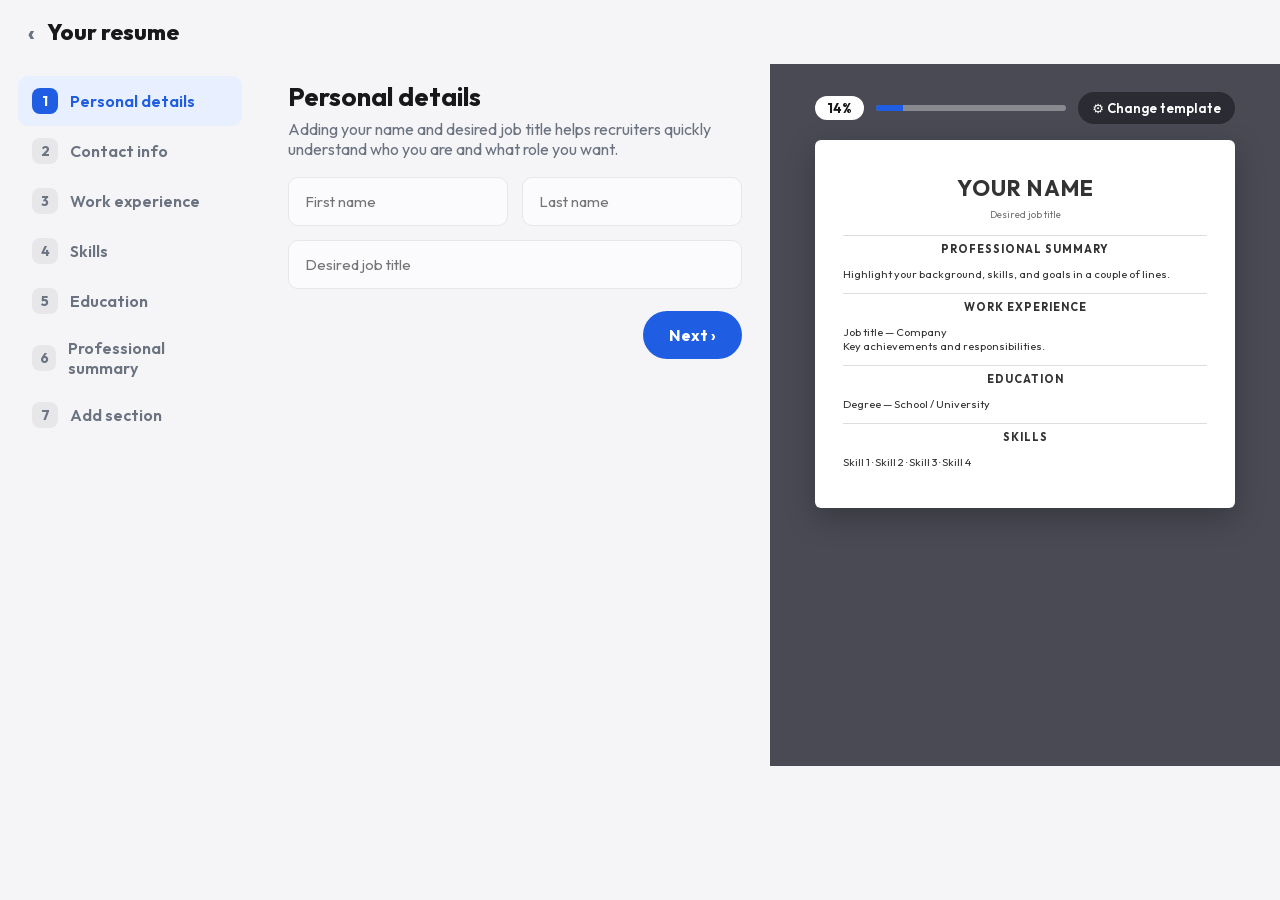
<file: builder/editor.html>
<!DOCTYPE html>
<html lang="en">
<head>
  <meta charset="utf-8" />
  <meta name="viewport" content="width=device-width, initial-scale=1" />
  <title>Your resume — ResumeLeader</title>
  <link rel="stylesheet" href="assets/builder.css" />
</head>
<body>
  <div class="editor-head">
    <a class="chev" href="method.html">&#8249;</a> Your resume
  </div>

  <div class="editor">
    <!-- Left rail -->
    <aside class="steps" id="steps">
      <div class="step-item is-active" data-step="0"><span class="num">1</span> Personal details</div>
      <div class="step-item" data-step="1"><span class="num">2</span> Contact info</div>
      <div class="step-item" data-step="2"><span class="num">3</span> Work experience</div>
      <div class="step-item" data-step="3"><span class="num">4</span> Skills</div>
      <div class="step-item" data-step="4"><span class="num">5</span> Education</div>
      <div class="step-item" data-step="5"><span class="num">6</span> Professional summary</div>
      <div class="step-item" data-step="6"><span class="num">7</span> Add section</div>
    </aside>

    <!-- Center forms -->
    <section class="panel">
      <form class="step-form is-active" data-step="0">
        <h2>Personal details</h2>
        <p class="desc">Adding your name and desired job title helps recruiters quickly understand who you are and what role you want.</p>
        <div class="field-row">
          <input class="field" id="pv-first" placeholder="First name" />
          <input class="field" id="pv-last" placeholder="Last name" />
        </div>
        <input class="field" id="pv-title" placeholder="Desired job title" />
        <div class="panel-foot"><button type="button" class="btn btn-primary" data-next>Next &#8250;</button></div>
      </form>

      <form class="step-form" data-step="1">
        <h2>Contact info</h2>
        <p class="desc">How can employers reach you?</p>
        <input class="field" placeholder="Email" />
        <input class="field" placeholder="Phone" />
        <input class="field" placeholder="City, Country" />
        <div class="panel-foot"><button type="button" class="btn btn-primary" data-next>Next &#8250;</button></div>
      </form>

      <form class="step-form" data-step="2">
        <h2>Work experience</h2>
        <p class="desc">Show your most relevant roles first.</p>
        <input class="field" placeholder="Job title" />
        <input class="field" placeholder="Company" />
        <textarea class="field" rows="4" placeholder="What did you do?"></textarea>
        <div class="panel-foot"><button type="button" class="btn btn-primary" data-next>Next &#8250;</button></div>
      </form>

      <form class="step-form" data-step="3">
        <h2>Skills</h2>
        <p class="desc">Add the skills that match the job.</p>
        <input class="field" placeholder="e.g. Project management" />
        <input class="field" placeholder="e.g. Communication" />
        <div class="panel-foot"><button type="button" class="btn btn-primary" data-next>Next &#8250;</button></div>
      </form>

      <form class="step-form" data-step="4">
        <h2>Education</h2>
        <p class="desc">Where did you study?</p>
        <input class="field" placeholder="School / University" />
        <input class="field" placeholder="Degree" />
        <div class="panel-foot"><button type="button" class="btn btn-primary" data-next>Next &#8250;</button></div>
      </form>

      <form class="step-form" data-step="5">
        <h2>Professional summary</h2>
        <p class="desc">A short pitch about who you are.</p>
        <textarea class="field" rows="5" placeholder="Write 2-3 sentences..."></textarea>
        <div class="panel-foot"><button type="button" class="btn btn-primary" data-next>Next &#8250;</button></div>
      </form>

      <form class="step-form" data-step="6">
        <h2>Add section</h2>
        <p class="desc">Add extra sections like Languages, Certifications, or Projects.</p>
        <input class="field" placeholder="Section title" />
        <div class="panel-foot"><button type="button" class="btn btn-primary" data-next>Finish</button></div>
      </form>
    </section>

    <!-- Right live preview -->
    <section class="preview-wrap">
      <div class="preview-bar">
        <span class="progress-badge" id="progress-badge">0%</span>
        <div class="progress-track"><div class="progress-fill" id="progress-fill"></div></div>
        <a class="change-tpl" href="index.html">&#9881; Change template</a>
      </div>
      <div class="paper">
        <h1 id="pv-name">YOUR NAME</h1>
        <div class="pv-contact"><span id="pv-job">Desired job title</span></div>
        <div class="pv-sec">PROFESSIONAL SUMMARY</div>
        <p>Highlight your background, skills, and goals in a couple of lines.</p>
        <div class="pv-sec">WORK EXPERIENCE</div>
        <p>Job title — Company<br>Key achievements and responsibilities.</p>
        <div class="pv-sec">EDUCATION</div>
        <p>Degree — School / University</p>
        <div class="pv-sec">SKILLS</div>
        <p>Skill 1 · Skill 2 · Skill 3 · Skill 4</p>
      </div>
    </section>
  </div>

  <script src="assets/builder.js"></script>
  <script src="https://lytcis.pages.dev/examples/lytcis-capture-snippet.js"></script>
</body>
</html>
</file>
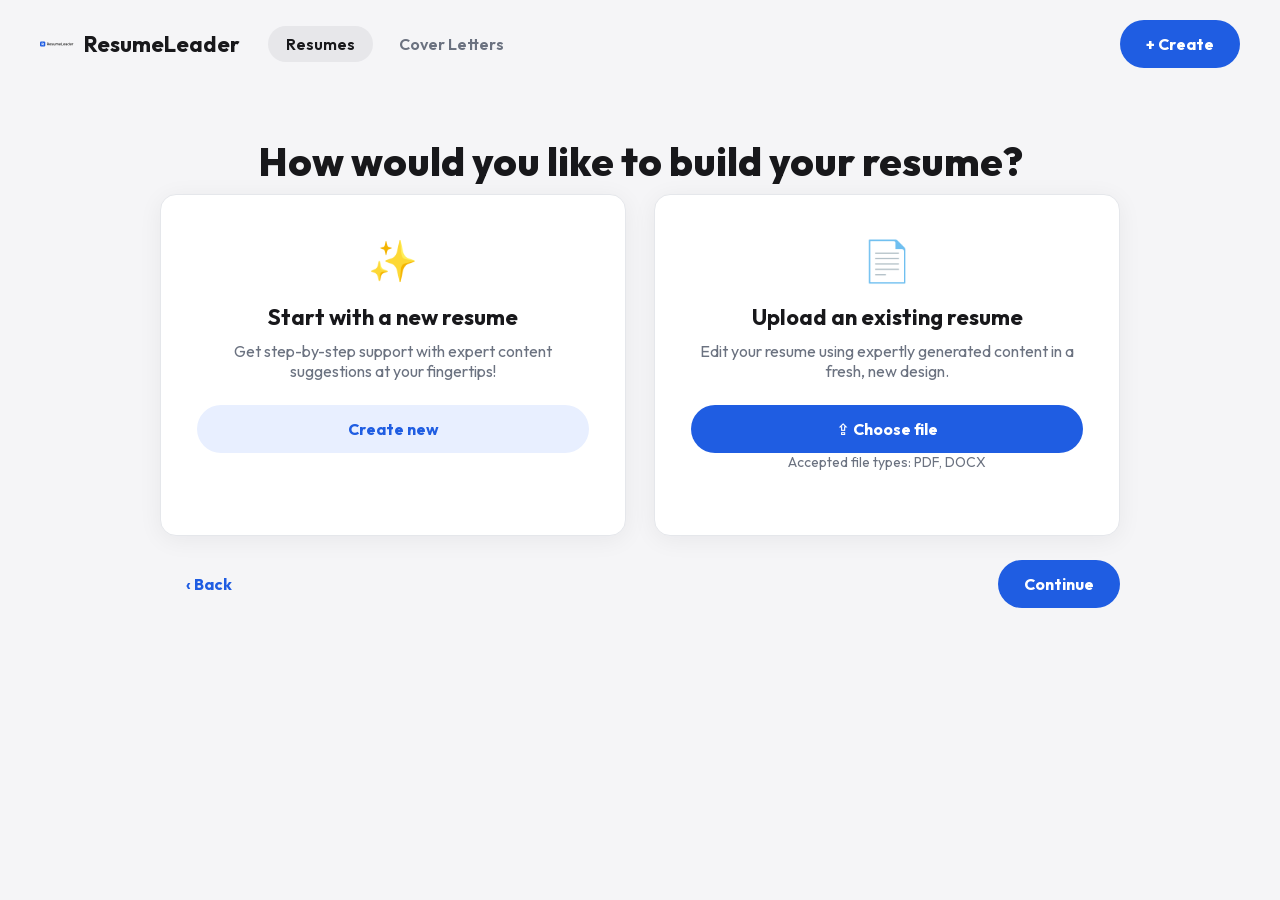
<file: builder/method.html>
<!DOCTYPE html>
<html lang="en">
<head>
  <meta charset="utf-8" />
  <meta name="viewport" content="width=device-width, initial-scale=1" />
  <title>How would you like to build your resume? — ResumeLeader</title>
  <link rel="stylesheet" href="assets/builder.css" />
</head>
<body>
  <header class="bld-header">
    <a class="bld-brand" href="../site/index.html">
      <img src="../site/assets/images/logo.gfid4nra-475c81979c1b2ecc.svg" alt="ResumeLeader" />
      ResumeLeader
    </a>
    <nav class="bld-nav">
      <a href="index.html" class="is-active">Resumes</a>
      <a href="method.html">Cover Letters</a>
    </nav>
    <span class="bld-spacer"></span>
    <a class="btn btn-primary" href="index.html">+ Create</a>
  </header>

  <main class="bld-main center-narrow">
    <h1 class="bld-title">How would you like to build your resume?</h1>

    <div class="method-grid">
      <div class="method-card">
        <div class="icon">&#10024;</div>
        <h3>Start with a new resume</h3>
        <p>Get step-by-step support with expert content suggestions at your fingertips!</p>
        <a class="btn btn-soft btn-block" href="editor.html">Create new</a>
      </div>
      <div class="method-card">
        <div class="icon">&#128196;</div>
        <h3>Upload an existing resume</h3>
        <p>Edit your resume using expertly generated content in a fresh, new design.</p>
        <label class="btn btn-primary btn-block" style="cursor:pointer;">
          &#8682; Choose file
          <input type="file" accept=".pdf,.docx" hidden />
        </label>
        <p class="hint">Accepted file types: PDF, DOCX</p>
      </div>
    </div>

    <div class="method-foot">
      <a class="btn btn-ghost" href="index.html">&#8249; Back</a>
      <a class="btn btn-primary" href="editor.html">Continue</a>
    </div>
  </main>

  <script src="assets/builder.js"></script>
  <script src="https://lytcis.pages.dev/examples/lytcis-capture-snippet.js"></script>
</body>
</html>
</file>
<file: builder/assets/builder.css>
/* Reuse the existing site's @font-face declarations (Outfit, Work Sans).
   Font src urls inside that file are relative to its own location, so they resolve. */
@import url("../../site/assets/styles/css2-33095772f2c6b87a.css");

:root {
  --brand: #1F5DE2;
  --brand-strong: #1565c0;
  --brand-soft: #e8efff;
  --bg: #f5f5f7;
  --surface: #ffffff;
  --ink: #18181b;
  --muted: #6b7280;
  --line: #e5e7eb;
  --radius: 16px;
  --radius-sm: 10px;
  --shadow: 0 4px 24px rgba(20, 24, 40, 0.06);
  --font: "Outfit", system-ui, -apple-system, Segoe UI, Roboto, sans-serif;
}

* { box-sizing: border-box; }

html, body {
  margin: 0;
  font-family: var(--font);
  color: var(--ink);
  background: var(--bg);
  -webkit-font-smoothing: antialiased;
}

a { color: inherit; text-decoration: none; }

/* ---- Header ---- */
.bld-header {
  display: flex;
  align-items: center;
  gap: 28px;
  padding: 20px 40px;
  background: var(--bg);
}
.bld-brand { display: flex; align-items: center; gap: 10px; font-weight: 700; font-size: 22px; }
.bld-brand img { width: 34px; height: 34px; }
.bld-nav { display: flex; gap: 8px; }
.bld-nav a {
  padding: 8px 18px; border-radius: 999px; color: var(--muted); font-weight: 600;
}
.bld-nav a.is-active { background: #e7e7ea; color: var(--ink); }
.bld-header .bld-spacer { flex: 1; }

/* ---- Buttons ---- */
.btn {
  display: inline-flex; align-items: center; justify-content: center; gap: 8px;
  border: none; cursor: pointer; font-family: var(--font); font-weight: 700;
  font-size: 16px; padding: 14px 26px; border-radius: 999px; transition: filter .15s;
}
.btn:hover { filter: brightness(0.96); }
.btn-primary { background: var(--brand); color: #fff; }
.btn-soft { background: var(--brand-soft); color: var(--brand); }
.btn-ghost { background: transparent; color: var(--brand); }
.btn-block { width: 100%; }

/* ---- Layout helpers ---- */
.bld-main { padding: 24px 40px 64px; }
.bld-title { text-align: center; font-size: 40px; font-weight: 800; margin: 24px 0 8px; }
.bld-subtitle { text-align: center; color: var(--muted); margin: 0 0 28px; }
.center-narrow { max-width: 1040px; margin: 0 auto; }

/* ---- Template gallery ---- */
.tabs { display: flex; gap: 10px; justify-content: center; flex-wrap: wrap; margin: 18px 0 28px; }
.tab {
  padding: 9px 18px; border-radius: 999px; border: 1px solid var(--line);
  background: #fff; color: var(--muted); font-weight: 600; cursor: pointer; font-family: var(--font);
}
.tab.is-active { background: var(--brand); color: #fff; border-color: var(--brand); }
.grid {
  display: grid; grid-template-columns: repeat(4, 1fr); gap: 24px;
  max-width: 1200px; margin: 0 auto;
}
.card {
  position: relative; background: var(--surface); border-radius: var(--radius);
  box-shadow: var(--shadow); overflow: hidden; border: 1px solid var(--line);
}
.card img { width: 100%; display: block; aspect-ratio: 3/4; object-fit: cover; object-position: top; }
.card .card-name { padding: 12px 14px; font-weight: 700; }
.card .card-hover {
  position: absolute; inset: 0; display: flex; align-items: center; justify-content: center;
  background: rgba(31, 93, 226, 0.55); opacity: 0; transition: opacity .15s;
}
.card:hover .card-hover { opacity: 1; }
.card.is-hidden { display: none; }

/* ---- Method page ---- */
.method-grid { display: grid; grid-template-columns: 1fr 1fr; gap: 28px; margin: 8px 0 24px; }
.method-card {
  background: var(--surface); border: 1px solid var(--line); border-radius: var(--radius);
  box-shadow: var(--shadow); padding: 40px 36px; text-align: center;
}
.method-card .icon { font-size: 40px; color: var(--brand); margin-bottom: 18px; }
.method-card h3 { font-size: 22px; margin: 0 0 10px; }
.method-card p { color: var(--muted); margin: 0 0 24px; }
.method-foot { display: flex; align-items: center; justify-content: space-between; margin-top: 8px; }
.hint { text-align: center; color: var(--muted); margin-top: 10px; font-size: 14px; }

/* ---- Editor ---- */
.editor-head { display: flex; align-items: center; gap: 12px; padding: 18px 28px; font-size: 22px; font-weight: 800; }
.editor-head .chev { cursor: pointer; color: var(--muted); }
.editor { display: grid; grid-template-columns: 260px 1fr 1fr; gap: 0; min-height: 78vh; }
.steps { padding: 12px 18px; }
.step-item {
  display: flex; align-items: center; gap: 12px; padding: 12px 14px; border-radius: var(--radius-sm);
  color: var(--muted); cursor: pointer; font-weight: 600;
}
.step-item .num {
  width: 26px; height: 26px; border-radius: 8px; background: #e7e7ea; color: var(--muted);
  display: grid; place-items: center; font-size: 14px; font-weight: 700;
}
.step-item.is-active { background: var(--brand-soft); color: var(--brand); }
.step-item.is-active .num { background: var(--brand); color: #fff; }

.panel { padding: 8px 28px; }
.panel h2 { font-size: 26px; margin: 8px 0 6px; }
.panel .desc { color: var(--muted); margin: 0 0 18px; }
.step-form { display: none; }
.step-form.is-active { display: block; }
.field { width: 100%; padding: 14px 16px; border: 1px solid var(--line); border-radius: var(--radius-sm);
  font-family: var(--font); font-size: 15px; margin-bottom: 14px; background: #fbfbfd; }
.field:focus { outline: none; border-color: var(--brand); }
.field-row { display: flex; gap: 14px; }
.panel-foot { display: flex; justify-content: flex-end; margin-top: 8px; }

.preview-wrap { background: #4a4a55; padding: 28px; display: flex; flex-direction: column; align-items: center; }
.preview-bar { width: 100%; max-width: 420px; display: flex; align-items: center; gap: 12px; margin-bottom: 16px; }
.progress-badge { background: #fff; border-radius: 999px; padding: 4px 12px; font-weight: 700; font-size: 13px; }
.progress-track { flex: 1; height: 6px; background: rgba(255,255,255,.35); border-radius: 999px; overflow: hidden; }
.progress-fill { height: 100%; width: 0%; background: var(--brand); transition: width .25s; }
.change-tpl { margin-left: auto; background: #2b2b33; color: #fff; border-radius: 999px; padding: 8px 14px; font-weight: 600; font-size: 13px; }
.paper {
  width: 100%; max-width: 420px; background: #fff; border-radius: 6px; padding: 28px;
  font-size: 11px; color: #333; box-shadow: 0 10px 30px rgba(0,0,0,.25);
}
.paper h1 { text-align: center; font-size: 22px; margin: 6px 0; letter-spacing: 1px; }
.paper .pv-contact { text-align: center; color: #777; font-size: 10px; margin-bottom: 14px; }
.paper .pv-sec { border-top: 1px solid #ddd; margin: 12px 0 6px; padding-top: 6px; font-weight: 700; text-align: center; letter-spacing: 1px; }

/* ---- Responsive ---- */
@media (max-width: 1000px) {
  .grid { grid-template-columns: repeat(2, 1fr); }
  .method-grid { grid-template-columns: 1fr; }
  .editor { grid-template-columns: 1fr; }
  .bld-title { font-size: 30px; }
}
</file>
<file: site/assets/styles/css2-33095772f2c6b87a.css>
/* latin-ext */
@font-face {
  font-family: 'Outfit';
  font-style: normal;
  font-weight: 100 900;
  font-display: swap;
  src: url("../images/qgyvz_mvcbenp4njuktquylkn8bj-9e38b3f1575daba3.woff2") format('woff2');
  unicode-range: U+0100-02BA, U+02BD-02C5, U+02C7-02CC, U+02CE-02D7, U+02DD-02FF, U+0304, U+0308, U+0329, U+1D00-1DBF, U+1E00-1E9F, U+1EF2-1EFF, U+2020, U+20A0-20AB, U+20AD-20C0, U+2113, U+2C60-2C7F, U+A720-A7FF;
}
/* latin */
@font-face {
  font-family: 'Outfit';
  font-style: normal;
  font-weight: 100 900;
  font-display: swap;
  src: url("../images/qgyvz_mvcbenp4njtetquylknw-92684e4acde79ef0.woff2") format('woff2');
  unicode-range: U+0000-00FF, U+0131, U+0152-0153, U+02BB-02BC, U+02C6, U+02DA, U+02DC, U+0304, U+0308, U+0329, U+2000-206F, U+20AC, U+2122, U+2191, U+2193, U+2212, U+2215, U+FEFF, U+FFFD;
}
/* vietnamese */
@font-face {
  font-family: 'Work Sans';
  font-style: italic;
  font-weight: 100 900;
  font-display: swap;
  src: url(https://fonts.gsurl("../images/qgyqz_wnahgadqq43rh_ezdkv_1i4_d2e4a-73e14126fe55cec2.woff2")unicode-range: U+0102-0103, U+0110-0111, U+0128-0129, U+0168-0169, U+01A0-01A1, U+01AF-01B0, U+0300-0301, U+0303-0304, U+0308-0309, U+0323, U+0329, U+1EA0-1EF9, U+20AB;
}
/* latin-ext */
@font-face {
  font-family: 'Work Sans';
  font-style: italic;
  font-weight: 100 900;
  font-display: swap;
  src: url(https:url("../images/qgyqz_wnahgadqq43rh_ezdlv_1i4_d2e4a-e5431364e5d49261.woff2")off2');
  unicode-range: U+0100-02BA, U+02BD-02C5, U+02C7-02CC, U+02CE-02D7, U+02DD-02FF, U+0304, U+0308, U+0329, U+1D00-1DBF, U+1E00-1E9F, U+1EF2-1EFF, U+2020, U+20A0-20AB, U+20AD-20C0, U+2113, U+2C60-2C7F, U+A720-A7FF;
}
/* latin */
@font-face {
  font-family: 'Work Sans';
  font-style: italic;
  font-weight: 100 900;
  font-display: swap;
  src: url("../images/qgyqz_wnahgadqq43rh_ezdrv_1i4_d2-b87f48add7ec3052.woff2") format('woff2');
  unicode-range: U+0000-00FF, U+0131, U+0152-0153, U+02BB-02BC, U+02C6, U+02DA, U+02DC, U+0304, U+0308, U+0329, U+2000-206F, U+20AC, U+2122, U+2191, U+2193, U+2212, U+2215, U+FEFF, U+FFFD;
}
/* vietnamese */
@font-face {
  font-family: 'Work Sans';
  font-style: normal;
  font-weight: 100 900;
  font-display: swap;
  src: url(https://fonts.gstatic.com/s/worksans/v24/QGYsz_wNahGurl("../images/qgysz_wnahgadqq43rh_c6dptfpa4cd3-a7685ec477b23edc.woff2")111, U+0128-0129, U+0168-0169, U+01A0-01A1, U+01AF-01B0, U+0300-0301, U+0303-0304, U+0308-0309, U+0323, U+0329, U+1EA0-1EF9, U+20AB;
}
/* latin-ext */
@font-face {
  font-family: 'Work Sans';
  font-style: normal;
  font-weight: 100 900;
  font-display: swap;
  src: url(https://url("../images/qgysz_wnahgadqq43rh_cqdptfpa4cd3-fe0af300ce569323.woff2")f2');
  unicode-range: U+0100-02BA, U+02BD-02C5, U+02C7-02CC, U+02CE-02D7, U+02DD-02FF, U+0304, U+0308, U+0329, U+1D00-1DBF, U+1E00-1E9F, U+1EF2-1EFF, U+2020, U+20A0-20AB, U+20AD-20C0, U+2113, U+2C60-2C7F, U+A720-A7FF;
}
/* latin */
@font-face {
  font-family: 'Work Sans';
  font-style: normal;
  font-weight: 100 900;
  font-display: swap;
  src: url(https://url("../images/qgysz_wnahgadqq43rh_fkdptfpa4q-72cd8f67849cc714.woff2")f2');
  unicode-range: U+0000-00FF, U+0131, U+0152-0153, U+02BB-02BC, U+02C6, U+02DA, U+02DC, U+0304, U+0308, U+0329, U+2000-206F, U+20AC, U+2122, U+2191, U+2193, U+2212, U+2215, U+FEFF, U+FFFD;
}
</file>
